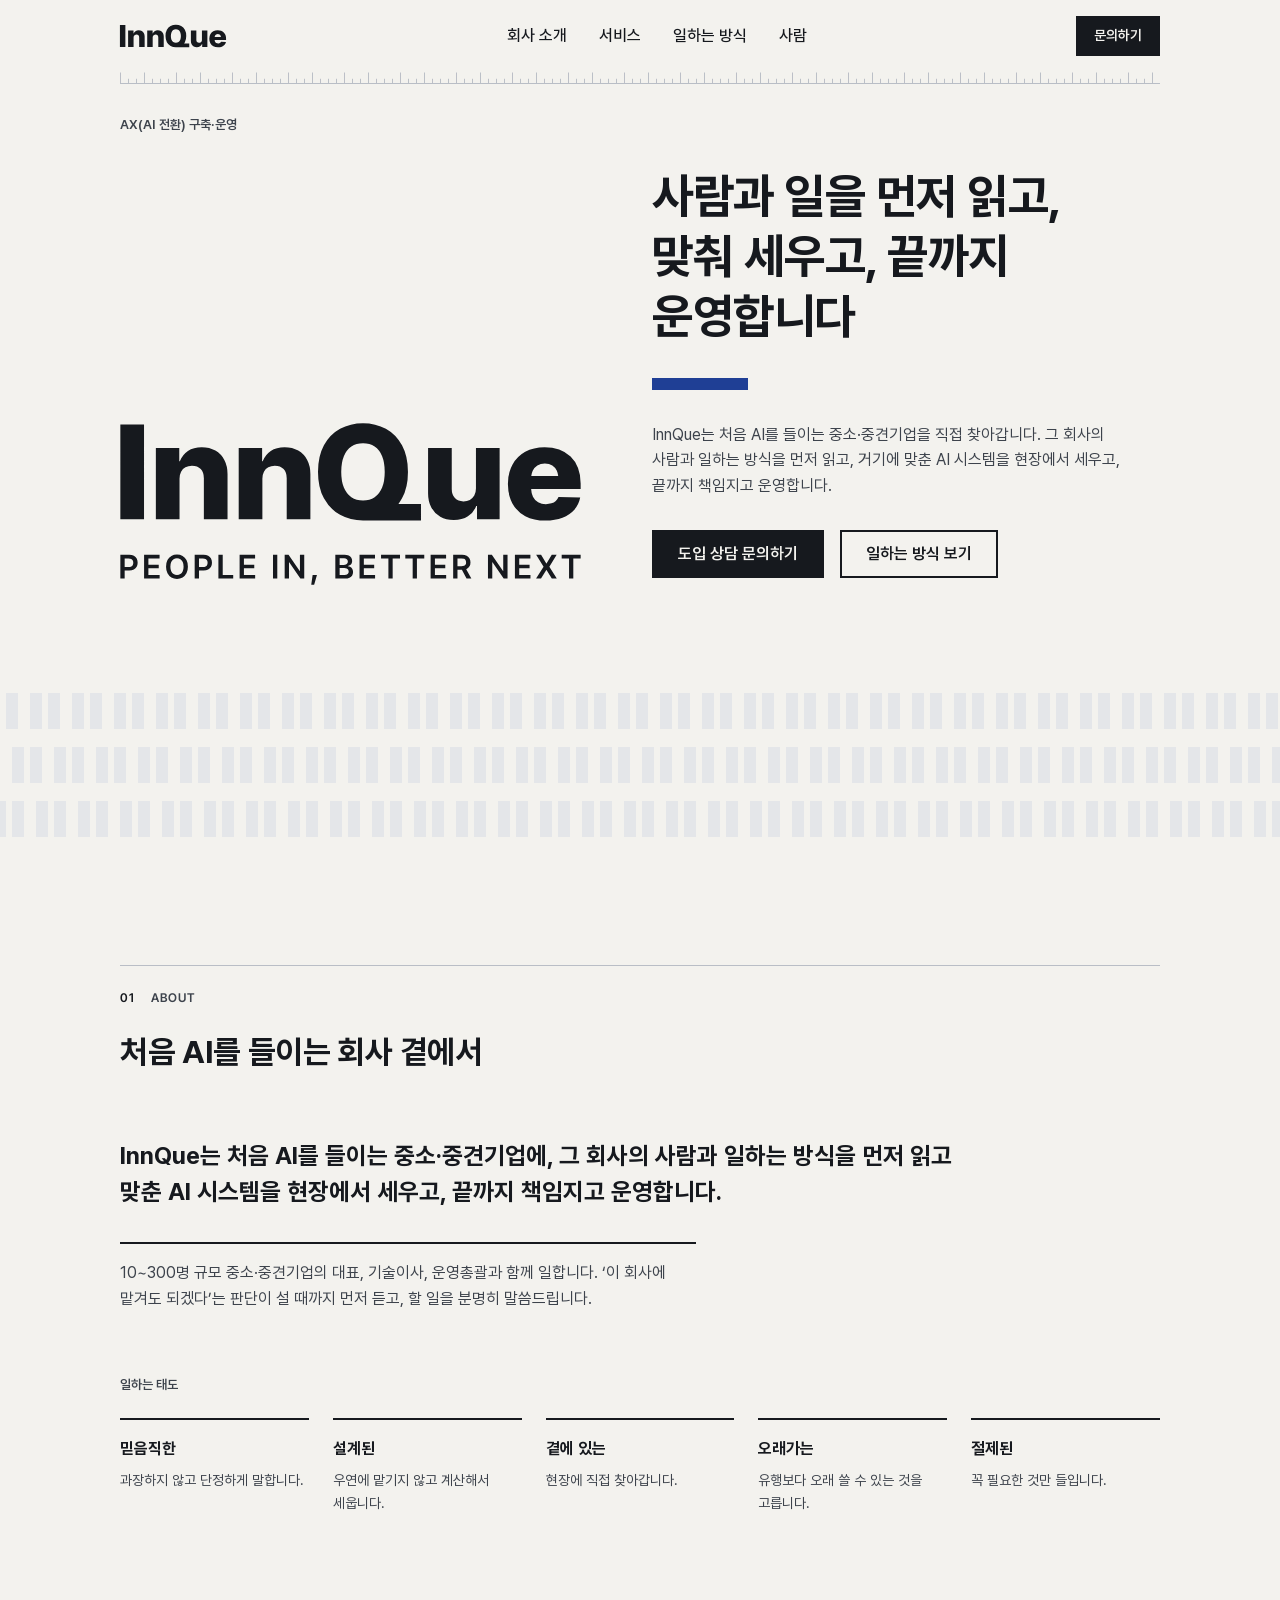
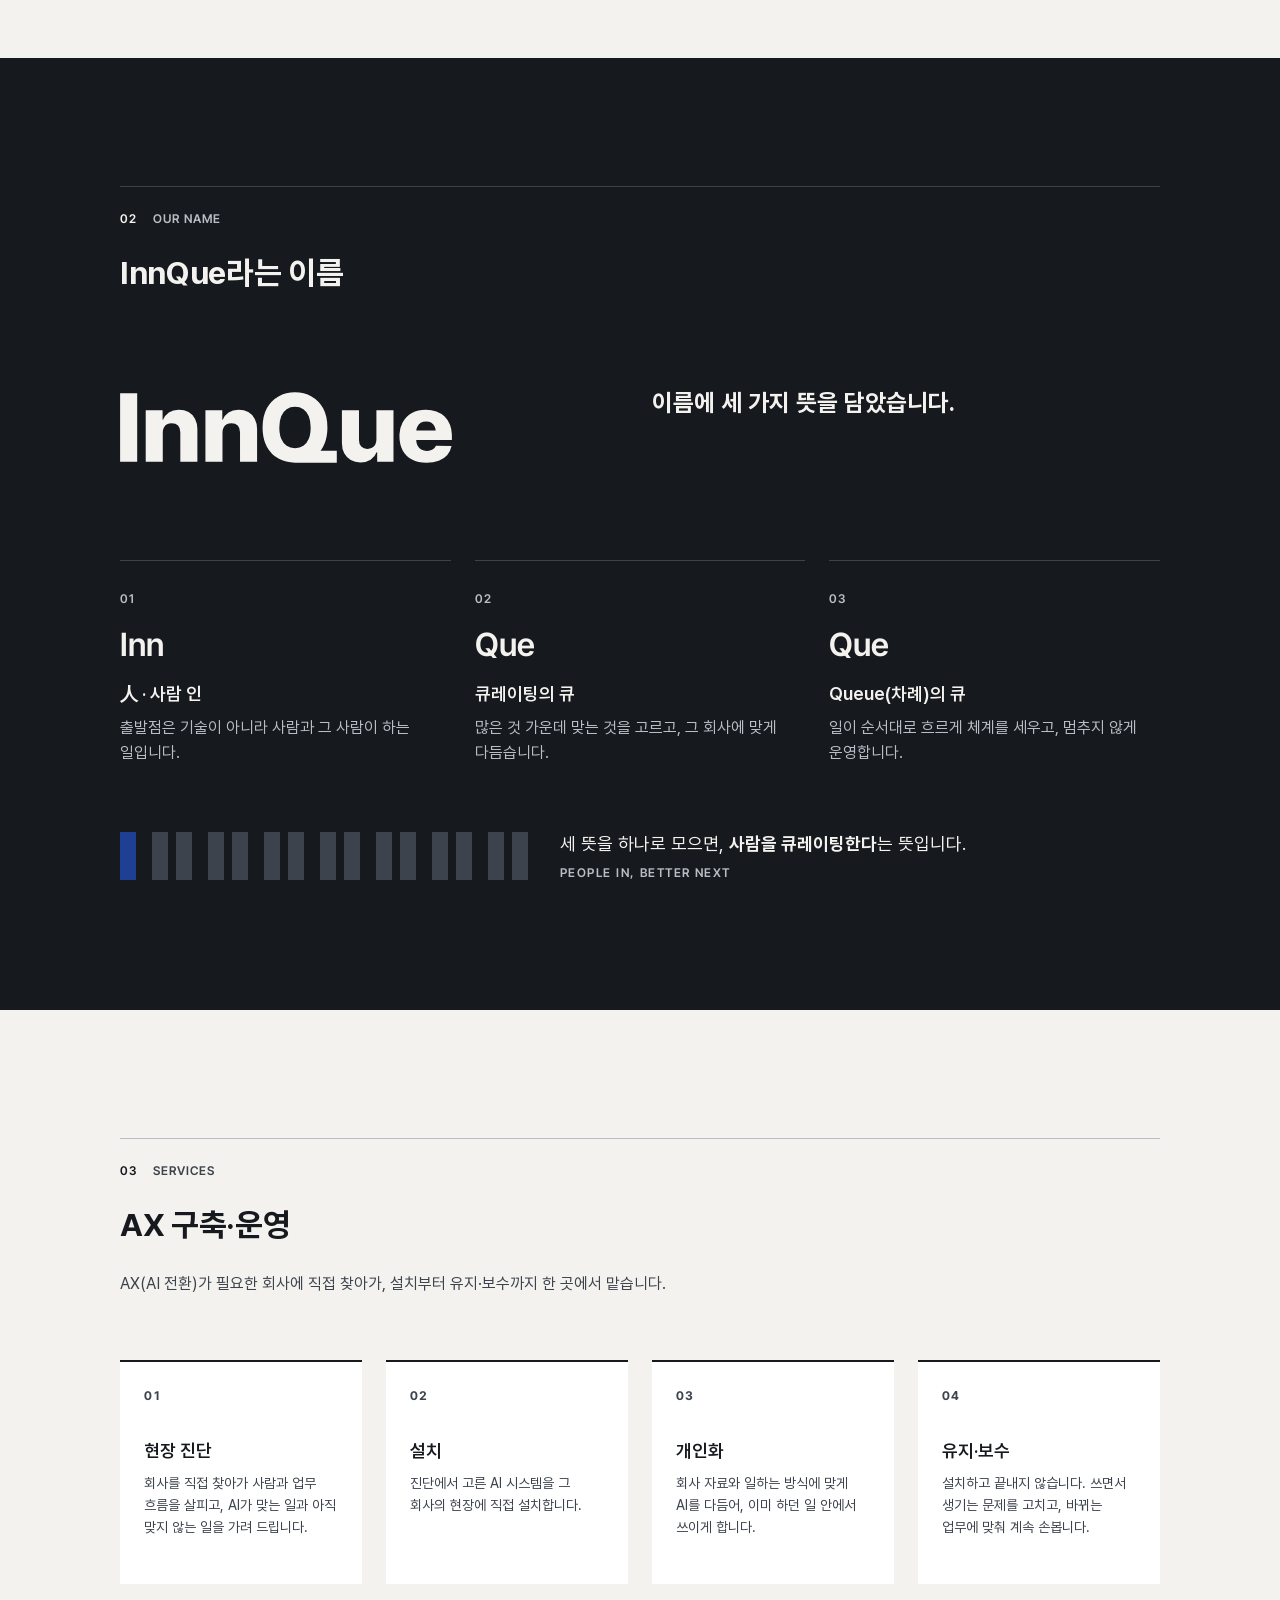
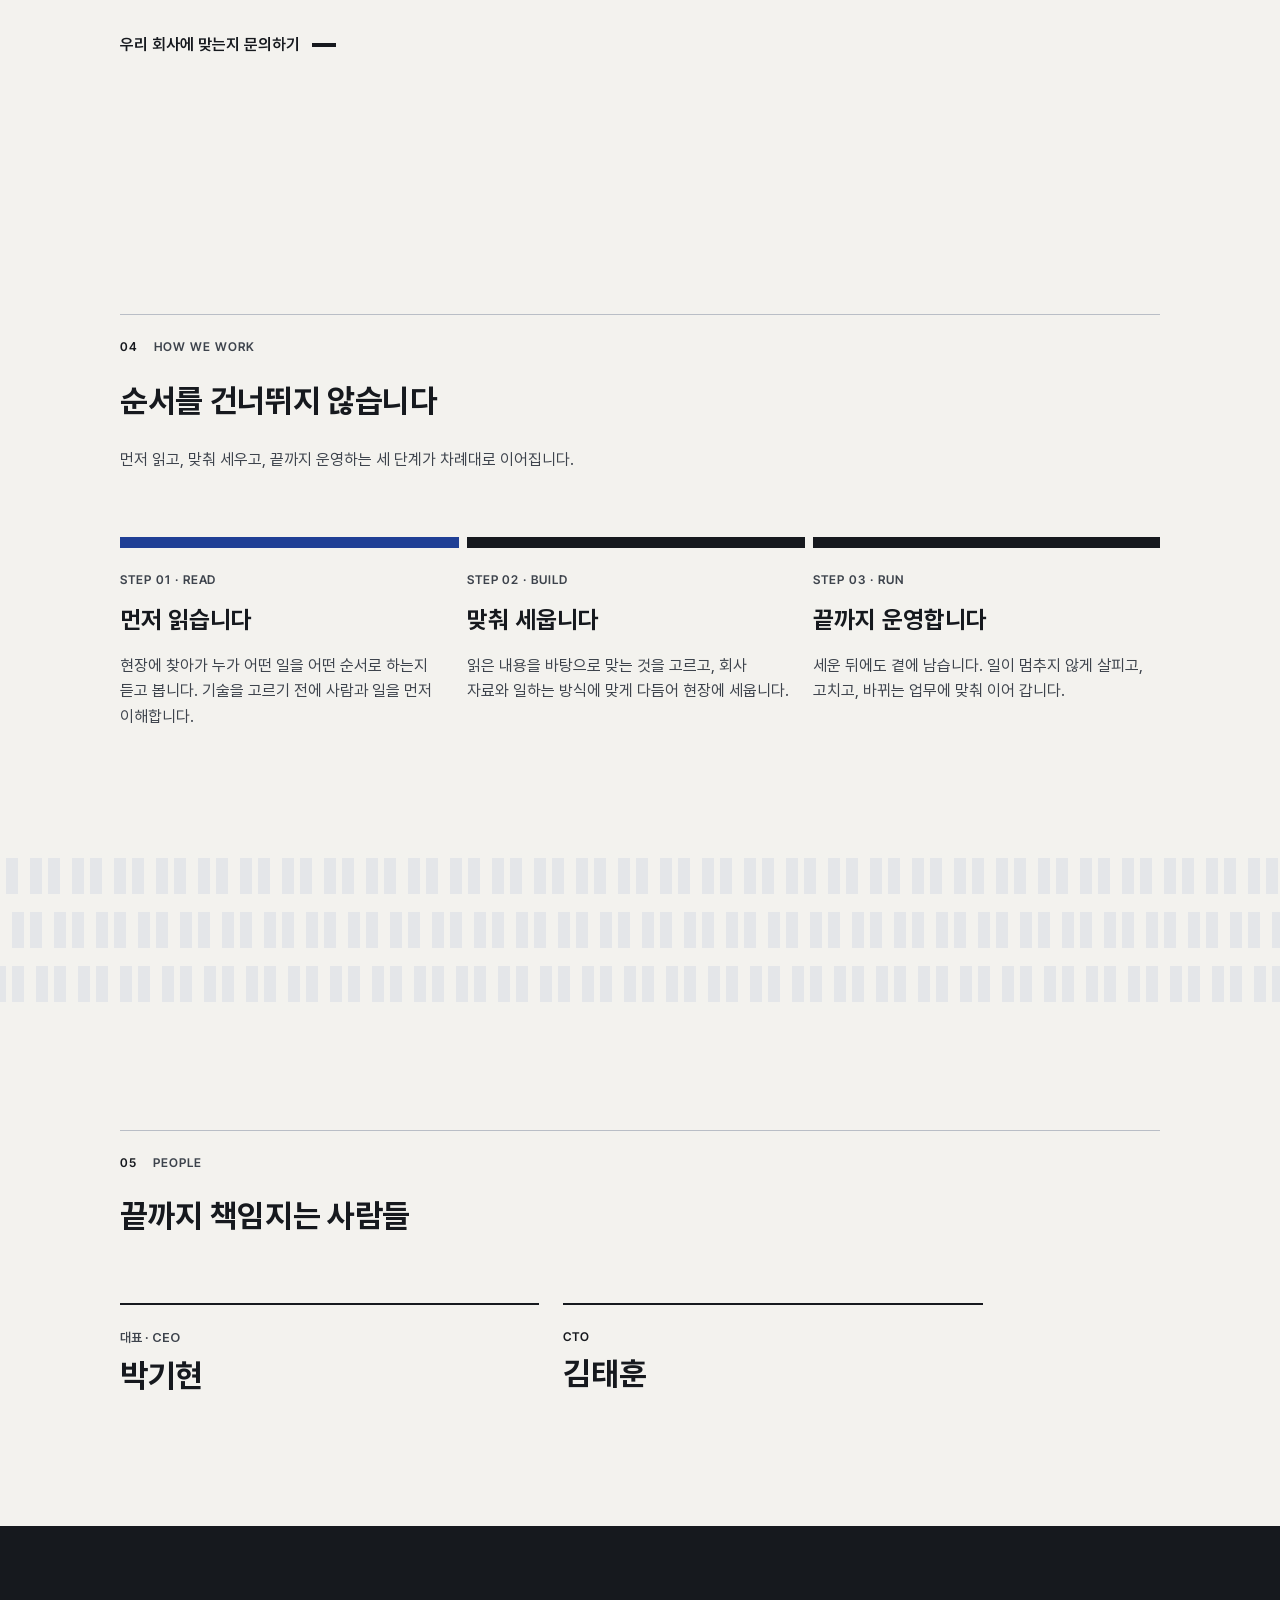
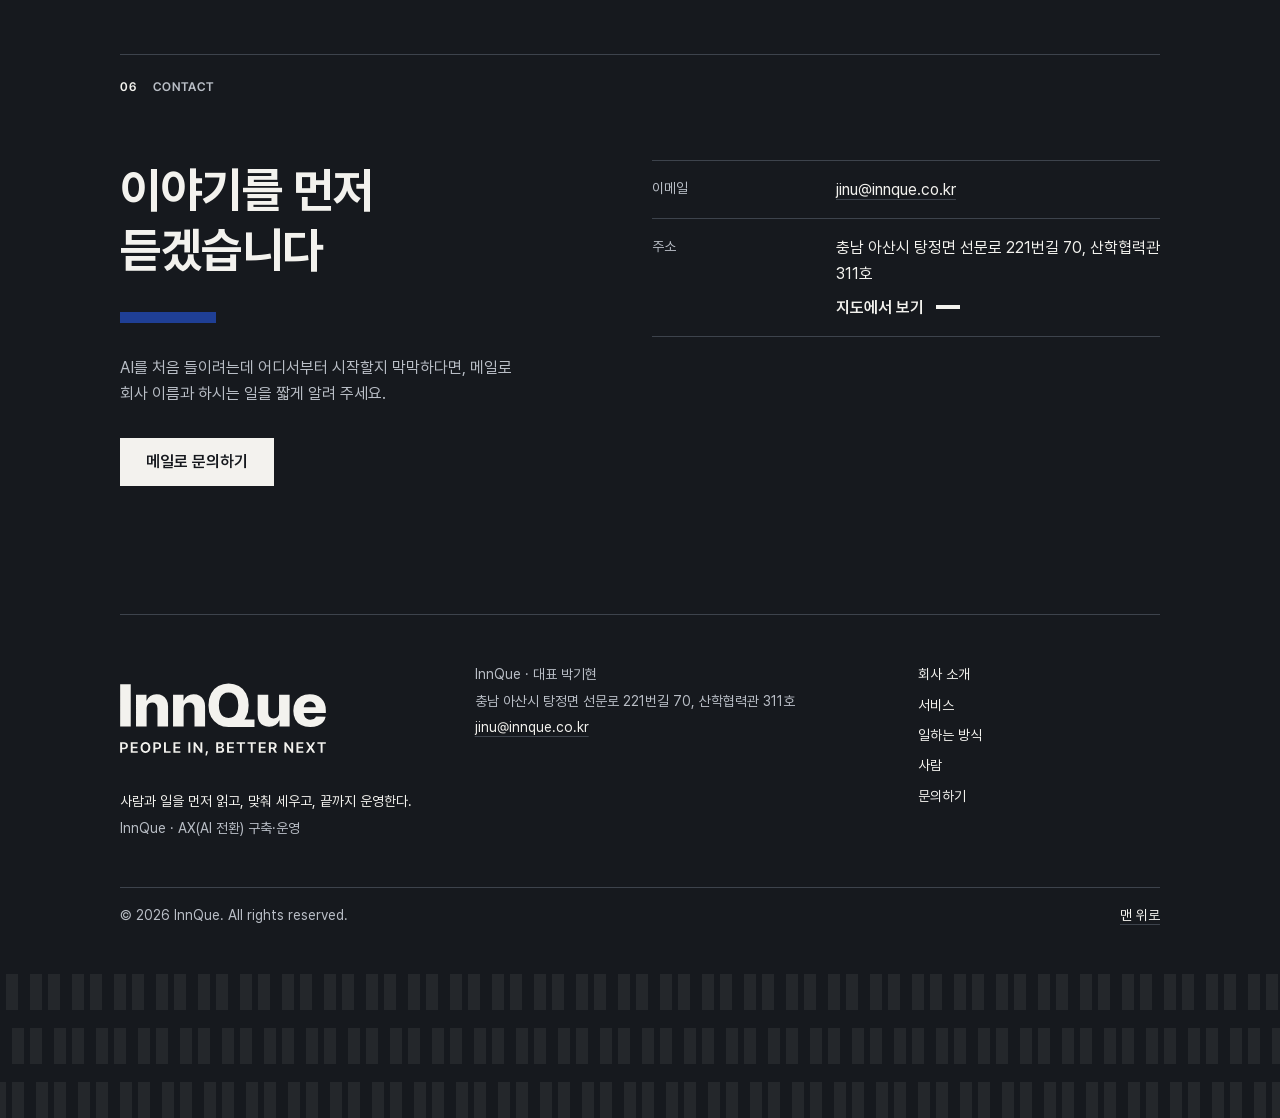
<file: index.html>
<!DOCTYPE html>
<html lang="ko" class="no-js">
<head>
<meta charset="utf-8">
<meta name="viewport" content="width=device-width, initial-scale=1">
<title>InnQue — AX(AI 전환) 구축·운영</title>
<meta name="description" content="InnQue는 처음 AI를 들이는 중소·중견기업을 직접 찾아가, 그 회사의 사람과 일하는 방식을 먼저 읽고 맞춘 AI 시스템을 세우고 끝까지 책임지고 운영합니다.">
<link rel="canonical" href="https://innque.co.kr/">
<meta name="theme-color" content="#F3F2EE">
<link rel="icon" href="favicon.ico" sizes="any">
<link rel="icon" href="assets/icons/favicon.svg" type="image/svg+xml">
<link rel="apple-touch-icon" href="apple-touch-icon.png">
<link rel="manifest" href="site.webmanifest">
<meta property="og:type" content="website">
<meta property="og:site_name" content="InnQue">
<meta property="og:locale" content="ko_KR">
<meta property="og:title" content="InnQue — 사람과 일을 먼저 읽고, 맞춰 세우고, 끝까지 운영합니다">
<meta property="og:description" content="처음 AI를 들이는 중소·중견기업을 위한 AX(AI 전환) 구축·운영. 직접 찾아가 설치하고, 회사에 맞게 다듬고, 유지·보수까지 맡습니다.">
<meta property="og:url" content="https://innque.co.kr/">
<meta property="og:image" content="https://innque.co.kr/assets/img/og-image.png">
<meta property="og:image:width" content="1200">
<meta property="og:image:height" content="630">
<meta property="og:image:alt" content="InnQue 워드마크와 태그라인 PEOPLE IN, BETTER NEXT">
<meta name="twitter:card" content="summary_large_image">
<meta name="twitter:title" content="InnQue — 사람과 일을 먼저 읽고, 맞춰 세우고, 끝까지 운영합니다">
<meta name="twitter:description" content="처음 AI를 들이는 중소·중견기업을 위한 AX(AI 전환) 구축·운영. 직접 찾아가 설치하고, 회사에 맞게 다듬고, 유지·보수까지 맡습니다.">
<meta name="twitter:image" content="https://innque.co.kr/assets/img/og-image.png">
<meta name="twitter:image:alt" content="InnQue 워드마크와 태그라인 PEOPLE IN, BETTER NEXT">
<link rel="stylesheet" href="assets/fonts/pretendard.css">
<link rel="stylesheet" href="assets/css/site.css">
<script src="assets/js/site.js" defer></script>
</head>
<body>
<a class="skip" href="#main">본문으로 건너뛰기</a>

<!-- ============ 헤더 (코발트 없음 — 모든 화면에 보이므로) ============ -->
<header class="site-header">
  <div class="wrap bar">
    <a class="brand" href="#top">
      <img src="assets/logo/wordmark-ink.svg" alt="InnQue 첫 화면으로" width="128" height="44">
    </a>
    <nav class="nav" aria-label="주 메뉴" data-spy>
      <ul>
        <li><a href="#about">회사 소개</a></li>
        <li><a href="#services">서비스</a></li>
        <li><a href="#approach">일하는 방식</a></li>
        <li><a href="#people">사람</a></li>
      </ul>
    </nav>
    <div class="header-actions">
      <a class="btn btn-primary btn-sm btn-contact" href="#contact">문의하기</a>
      <button class="menu-btn" type="button" aria-label="메뉴 열기" aria-expanded="false" aria-controls="menu-panel" data-menu-open>
        메뉴 <span class="bars" aria-hidden="true"><i></i><i></i></span>
      </button>
    </div>
  </div>
  <div class="wrap"><div class="ruler" aria-hidden="true"></div></div>
</header>

<!-- 모바일·태블릿 메뉴 (1280 미만, 코발트 없음) -->
<div class="menu-panel" id="menu-panel" role="dialog" aria-modal="true" aria-label="메뉴">
  <div class="wrap bar">
    <a class="brand" href="#top" data-menu-close>
      <img src="assets/logo/wordmark-ink.svg" alt="InnQue 첫 화면으로" width="112" height="38">
    </a>
    <button class="menu-btn" type="button" aria-label="메뉴 닫기" data-menu-close>닫기</button>
  </div>
  <div class="wrap"><div class="ruler" aria-hidden="true"></div></div>
  <div class="wrap panel-body">
    <nav aria-label="모바일 메뉴" data-spy>
      <ul>
        <li><a href="#about" data-menu-close><span class="t-label" aria-hidden="true">01</span>회사 소개</a></li>
        <li><a href="#services" data-menu-close><span class="t-label" aria-hidden="true">02</span>서비스</a></li>
        <li><a href="#approach" data-menu-close><span class="t-label" aria-hidden="true">03</span>일하는 방식</a></li>
        <li><a href="#people" data-menu-close><span class="t-label" aria-hidden="true">04</span>사람</a></li>
      </ul>
    </nav>
    <div class="menu-foot">
      <a class="btn btn-primary" href="#contact" data-menu-close>문의하기</a>
      <p class="contact-mini t-small t-muted">jinu@innque.co.kr<br>충남 아산시 탕정면 선문로 221번길 70, 산학협력관 311호</p>
    </div>
  </div>
  <div class="wm" aria-hidden="true"></div>
</div>

<main id="main">

<!-- ============ 히어로 — 코발트: 제목 아래 꼬리 막대 1곳 ============ -->
<section class="hero" id="top" aria-labelledby="hero-title">
  <div class="wrap">
    <p class="eyebrow t-label-ko">AX(AI 전환) 구축·운영</p>
    <div class="grid">
      <div class="hero-logo">
        <img src="assets/logo/wordmark-tagline-ink.svg" alt="InnQue — PEOPLE IN, BETTER NEXT" width="600" height="269">
      </div>
      <div class="hero-copy">
        <h1 class="t-display" id="hero-title">사람과 일을 먼저 읽고,<br>맞춰 세우고, 끝까지 운영합니다</h1>
        <span class="tail is-accent" aria-hidden="true"></span>
        <p class="promise">InnQue는 처음 AI를 들이는 중소·중견기업을 직접 찾아갑니다. 그 회사의 사람과 일하는 방식을 먼저 읽고, 거기에 맞춘 AI 시스템을 현장에서 세우고, 끝까지 책임지고 운영합니다.</p>
        <div class="actions">
          <a class="btn btn-primary" href="#contact">도입 상담 문의하기</a>
          <a class="btn btn-secondary" href="#approach">일하는 방식 보기</a>
        </div>
      </div>
    </div>
  </div>
  <div class="wm" aria-hidden="true"></div>
</section>

<!-- ============ 01 회사 소개 — 코발트 없음 ============ -->
<section class="section about" id="about" aria-labelledby="about-title">
  <div class="wrap">
    <header class="section-head">
      <p class="t-label"><span aria-hidden="true">01</span><span>ABOUT</span></p>
      <h2 class="t-h1" id="about-title">처음 AI를 들이는 회사 곁에서</h2>
    </header>
    <div class="grid">
      <p class="promise-quote">InnQue는 처음 AI를 들이는 중소·중견기업에, 그 회사의 사람과 일하는 방식을 먼저 읽고 맞춘 AI 시스템을 현장에서 세우고, 끝까지 책임지고 운영합니다.</p>
      <p class="audience">10~300명 규모 중소·중견기업의 대표, 기술이사, 운영총괄과 함께 일합니다. ‘이 회사에 맡겨도 되겠다’는 판단이 설 때까지 먼저 듣고, 할 일을 분명히 말씀드립니다.</p>
      <div class="traits">
        <h3 class="t-label-ko">일하는 태도</h3>
        <ul>
          <li><strong>믿음직한</strong><span class="t-small t-muted">과장하지 않고 단정하게 말합니다.</span></li>
          <li><strong>설계된</strong><span class="t-small t-muted">우연에 맡기지 않고 계산해서 세웁니다.</span></li>
          <li><strong>곁에 있는</strong><span class="t-small t-muted">현장에 직접 찾아갑니다.</span></li>
          <li><strong>오래가는</strong><span class="t-small t-muted">유행보다 오래 쓸 수 있는 것을 고릅니다.</span></li>
          <li><strong>절제된</strong><span class="t-small t-muted">꼭 필요한 것만 들입니다.</span></li>
        </ul>
      </div>
    </div>
  </div>
</section>

<!-- ============ 02 이름의 뜻 (먹 바탕) — 코발트: 리듬 띠 첫 칸 1곳 ============ -->
<section class="section on-ink" id="name" aria-labelledby="name-title">
  <div class="wrap">
    <header class="section-head">
      <p class="t-label"><span aria-hidden="true">02</span><span>OUR NAME</span></p>
      <h2 class="t-h1" id="name-title">InnQue라는 이름</h2>
    </header>
    <div class="grid">
      <div class="name-logo"><img src="assets/logo/wordmark-inverse.svg" alt="InnQue" width="400" height="136"></div>
      <div class="name-sum">
        <p class="t-h2">이름에 세 가지 뜻을 담았습니다.</p>
      </div>
      <ol class="meanings">
        <li>
          <span class="t-label" aria-hidden="true">01</span>
          <span class="glyph" lang="en">Inn</span>
          <h3 class="t-h3">人 · 사람 인</h3>
          <p class="t-muted">출발점은 기술이 아니라 사람과 그 사람이 하는 일입니다.</p>
        </li>
        <li>
          <span class="t-label" aria-hidden="true">02</span>
          <span class="glyph" lang="en">Que</span>
          <h3 class="t-h3">큐레이팅의 큐</h3>
          <p class="t-muted">많은 것 가운데 맞는 것을 고르고, 그 회사에 맞게 다듬습니다.</p>
        </li>
        <li>
          <span class="t-label" aria-hidden="true">03</span>
          <span class="glyph" lang="en">Que</span>
          <h3 class="t-h3">Queue(차례)의 큐</h3>
          <p class="t-muted">일이 순서대로 흐르게 체계를 세우고, 멈추지 않게 운영합니다.</p>
        </li>
      </ol>
      <div class="name-band">
        <span class="band-crop"><img class="band" src="assets/img/rhythm-band-on-ink.svg" alt="" width="432" height="48"></span>
        <div>
          <p class="closing">세 뜻을 하나로 모으면, <strong>사람을 큐레이팅한다</strong>는 뜻입니다.</p>
          <p class="t-tagline" lang="en">PEOPLE IN, BETTER NEXT</p>
        </div>
      </div>
    </div>
  </div>
</section>

<!-- ============ 03 서비스 — 코발트 없음 ============ -->
<section class="section" id="services" aria-labelledby="services-title">
  <div class="wrap">
    <header class="section-head">
      <p class="t-label"><span aria-hidden="true">03</span><span>SERVICES</span></p>
      <h2 class="t-h1" id="services-title">AX 구축·운영</h2>
      <p class="lead">AX(AI 전환)가 필요한 회사에 직접 찾아가, 설치부터 유지·보수까지 한 곳에서 맡습니다.</p>
    </header>
    <div class="grid">
      <ol class="svc-cards">
        <li class="svc-card"><span class="t-num" aria-hidden="true">01</span><h3 class="t-h3">현장 진단</h3><p class="t-small t-muted">회사를 직접 찾아가 사람과 업무 흐름을 살피고, AI가 맞는 일과 아직 맞지 않는 일을 가려 드립니다.</p></li>
        <li class="svc-card"><span class="t-num" aria-hidden="true">02</span><h3 class="t-h3">설치</h3><p class="t-small t-muted">진단에서 고른 AI 시스템을 그 회사의 현장에 직접 설치합니다.</p></li>
        <li class="svc-card"><span class="t-num" aria-hidden="true">03</span><h3 class="t-h3">개인화</h3><p class="t-small t-muted">회사 자료와 일하는 방식에 맞게 AI를 다듬어, 이미 하던 일 안에서 쓰이게 합니다.</p></li>
        <li class="svc-card"><span class="t-num" aria-hidden="true">04</span><h3 class="t-h3">유지·보수</h3><p class="t-small t-muted">설치하고 끝내지 않습니다. 쓰면서 생기는 문제를 고치고, 바뀌는 업무에 맞춰 계속 손봅니다.</p></li>
      </ol>
      <p class="svc-note"><a class="link-next" href="#contact">우리 회사에 맞는지 문의하기</a></p>
    </div>
  </div>
</section>

<!-- ============ 04 일하는 방식 — 코발트: 첫 단계 꼬리 막대 1곳 ============ -->
<section class="section" id="approach" aria-labelledby="approach-title">
  <div class="wrap">
    <header class="section-head">
      <p class="t-label"><span aria-hidden="true">04</span><span>HOW WE WORK</span></p>
      <h2 class="t-h1" id="approach-title">순서를 건너뛰지 않습니다</h2>
      <p class="lead">먼저 읽고, 맞춰 세우고, 끝까지 운영하는 세 단계가 차례대로 이어집니다.</p>
    </header>
    <div class="grid">
      <ol class="steps">
        <li class="step">
          <span class="tail is-accent" aria-hidden="true"></span>
          <p class="t-label">STEP 01 · READ</p>
          <h3>먼저 읽습니다</h3>
          <p class="t-muted">현장에 찾아가 누가 어떤 일을 어떤 순서로 하는지 듣고 봅니다. 기술을 고르기 전에 사람과 일을 먼저 이해합니다.</p>
        </li>
        <li class="step">
          <span class="tail" aria-hidden="true"></span>
          <p class="t-label">STEP 02 · BUILD</p>
          <h3>맞춰 세웁니다</h3>
          <p class="t-muted">읽은 내용을 바탕으로 맞는 것을 고르고, 회사 자료와 일하는 방식에 맞게 다듬어 현장에 세웁니다.</p>
        </li>
        <li class="step">
          <span class="tail" aria-hidden="true"></span>
          <p class="t-label">STEP 03 · RUN</p>
          <h3>끝까지 운영합니다</h3>
          <p class="t-muted">세운 뒤에도 곁에 남습니다. 일이 멈추지 않게 살피고, 고치고, 바뀌는 업무에 맞춰 이어 갑니다.</p>
        </li>
      </ol>
    </div>
  </div>
</section>

<!-- 섹션 경계 워터마크 (글자 없는 여백 띠) -->
<div class="boundary-wm" aria-hidden="true"><div class="wm"></div></div>

<!-- ============ 05 사람 — 코발트 없음 ============ -->
<section class="section" id="people" aria-labelledby="people-title">
  <div class="wrap">
    <header class="section-head">
      <p class="t-label"><span aria-hidden="true">05</span><span>PEOPLE</span></p>
      <h2 class="t-h1" id="people-title">끝까지 책임지는 사람들</h2>
    </header>
    <div class="grid">
      <ul class="people">
        <li class="person">
          <p class="t-label-ko">대표 · CEO</p>
          <h3 class="name t-h1">박기현</h3>
          <p class="intro t-small tbd" hidden>[확인 필요: 대표 한 줄 소개]</p>
        </li>
        <li class="person">
          <p class="t-label">CTO</p>
          <h3 class="name t-h1">김태훈</h3>
          <p class="intro t-small tbd" hidden>[확인 필요: CTO 한 줄 소개]</p>
        </li>
      </ul>
    </div>
  </div>
</section>

<!-- ============ 06 문의 (먹 바탕) — 코발트: 제목 아래 꼬리 막대 1곳 ============ -->
<section class="section on-ink" id="contact" aria-labelledby="contact-title">
  <div class="wrap">
    <header class="section-head">
      <p class="t-label"><span aria-hidden="true">06</span><span>CONTACT</span></p>
    </header>
    <div class="grid">
      <div class="contact-head">
        <h2 class="t-display" id="contact-title">이야기를 먼저 듣겠습니다</h2>
        <span class="tail is-accent" aria-hidden="true"></span>
        <p>AI를 처음 들이려는데 어디서부터 시작할지 막막하다면, 메일로 회사 이름과 하시는 일을 짧게 알려 주세요.</p>
        <div class="actions">
          <a class="btn btn-primary" href="mailto:jinu@innque.co.kr?subject=%5BInnQue%20%EB%AC%B8%EC%9D%98%5D">메일로 문의하기</a>
        </div>
      </div>
      <dl class="contact-list">
        <div><dt class="t-small">이메일</dt><dd><a class="link" href="mailto:jinu@innque.co.kr">jinu@innque.co.kr</a></dd></div>
        <div><dt class="t-small">주소</dt><dd>충남 아산시 탕정면 선문로 221번길 70, 산학협력관 311호<br><a class="link-next" href="https://map.kakao.com/?q=%EC%B6%A9%EB%82%A8%20%EC%95%84%EC%82%B0%EC%8B%9C%20%ED%83%95%EC%A0%95%EB%A9%B4%20%EC%84%A0%EB%AC%B8%EB%A1%9C%20221%EB%B2%88%EA%B8%B8%2070" target="_blank" rel="noopener">지도에서 보기<span class="sr-only"> (새 창에서 열림)</span></a></dd></div>
        <div class="tbd tbd-row" hidden><dt class="t-small">전화</dt><dd>[확인 필요: 대표 전화]</dd></div>
      </dl>
    </div>
  </div>
</section>
</main>

<!-- ============ 푸터 (먹 바탕) — 코발트 없음, 워터마크 흰색 6% ============ -->
<footer class="site-footer on-ink">
  <div class="wrap">
    <div class="inner grid">
      <div class="foot-logo">
        <img src="assets/logo/wordmark-tagline-inverse.svg" alt="InnQue — PEOPLE IN, BETTER NEXT" width="240" height="108">
        <div class="foot-brand t-small">
          <p>사람과 일을 먼저 읽고, 맞춰 세우고, 끝까지 운영한다.</p>
          <p>InnQue · AX(AI 전환) 구축·운영</p>
        </div>
      </div>
      <div class="foot-info t-small">
        <ul>
          <li>InnQue · 대표 박기현 <span class="tbd tbd-inline" hidden>[확인 필요: 상호(법인 여부)]</span></li>
          <li class="tbd" hidden>사업자등록번호 [확인 필요: 사업자등록번호]</li>
          <li>충남 아산시 탕정면 선문로 221번길 70, 산학협력관 311호</li>
          <li><a class="link" href="mailto:jinu@innque.co.kr">jinu@innque.co.kr</a></li>
        </ul>
      </div>
      <nav class="foot-nav t-small" aria-label="푸터 메뉴">
        <ul>
          <li><a href="#about">회사 소개</a></li>
          <li><a href="#services">서비스</a></li>
          <li><a href="#approach">일하는 방식</a></li>
          <li><a href="#people">사람</a></li>
          <li><a href="#contact">문의하기</a></li>
        </ul>
      </nav>
      <div class="foot-legal t-small">
        <span>© 2026 InnQue. All rights reserved.</span>
        <span class="links">
          <span class="tbd tbd-inline" hidden>개인정보 처리방침 [확인 필요: 처리방침 문서]</span>
          <a class="link" href="#top">맨 위로</a>
        </span>
      </div>
    </div>
  </div>
  <div class="wm" aria-hidden="true"></div>
</footer>
</body>
</html>
</file>
<file: assets/fonts/pretendard.css>
/*
Copyright (c) 2021 Kil Hyung-jin, with Reserved Font Name Pretendard.
https://github.com/orioncactus/pretendard

This Font Software is licensed under the SIL Open Font License, Version 1.1.
This license is copied below, and is also available with a FAQ at:
http://scripts.sil.org/OFL
*/
/* Pretendard 1.3.9 공식 동적 서브셋(원작자 배포 파일 그대로) — 400·500·600·700만, woff2만.
   출처: npm pretendard@1.3.9 dist/web/static/pretendard-dynamic-subset.css (경로만 고침) */
@font-face {
  font-family: 'Pretendard';
  font-style: normal;
  font-display: swap;
  font-weight: 400;
  src: url("pretendard/Pretendard-Regular.subset.0.woff2") format("woff2");
  unicode-range: U+f9ca-fa0b, U+ff03-ff05, U+ff07, U+ff0a-ff0b, U+ff0d-ff19, U+ff1b, U+ff1d, U+ff20-ff5b, U+ff5d, U+ffe0-ffe3, U+ffe5-ffe6;
}
@font-face {
  font-family: 'Pretendard';
  font-style: normal;
  font-display: swap;
  font-weight: 400;
  src: url("pretendard/Pretendard-Regular.subset.1.woff2") format("woff2");
  unicode-range: U+d723-d728, U+d72a-d733, U+d735-d748, U+d74a-d74f, U+d752-d753, U+d755-d757, U+d75a-d75f, U+d762-d764, U+d766-d768, U+d76a-d76b, U+d76d-d76f, U+d771-d787, U+d789-d78b, U+d78d-d78f, U+d791-d797, U+d79a, U+d79c, U+d79e-d7a3, U+f900-f909, U+f90b-f92e;
}
@font-face {
  font-family: 'Pretendard';
  font-style: normal;
  font-display: swap;
  font-weight: 400;
  src: url("pretendard/Pretendard-Regular.subset.2.woff2") format("woff2");
  unicode-range: U+d679-d68b, U+d68e-d69e, U+d6a0, U+d6a2-d6a7, U+d6a9-d6c3, U+d6c6-d6c7, U+d6c9-d6cb, U+d6cd-d6d3, U+d6d5-d6d6, U+d6d8-d6e3, U+d6e5-d6e7, U+d6e9-d6fb, U+d6fd-d717, U+d719-d71f, U+d721-d722;
}
@font-face {
  font-family: 'Pretendard';
  font-style: normal;
  font-display: swap;
  font-weight: 400;
  src: url("pretendard/Pretendard-Regular.subset.3.woff2") format("woff2");
  unicode-range: U+d5bc-d5c7, U+d5ca-d5cb, U+d5cd-d5cf, U+d5d1-d5d7, U+d5d9-d5da, U+d5dc, U+d5de-d5e3, U+d5e6-d5e7, U+d5e9-d5eb, U+d5ed-d5f6, U+d5f8, U+d5fa-d5ff, U+d602-d603, U+d605-d607, U+d609-d60f, U+d612-d613, U+d616-d61b, U+d61d-d637, U+d63a-d63b, U+d63d-d63f, U+d641-d647, U+d64a-d64c, U+d64e-d653, U+d656-d657, U+d659-d65b, U+d65d-d666, U+d668, U+d66a-d678;
}
@font-face {
  font-family: 'Pretendard';
  font-style: normal;
  font-display: swap;
  font-weight: 400;
  src: url("pretendard/Pretendard-Regular.subset.4.woff2") format("woff2");
  unicode-range: U+d507, U+d509-d50b, U+d50d-d513, U+d515-d53b, U+d53e-d53f, U+d541-d543, U+d545-d54c, U+d54e, U+d550, U+d552-d557, U+d55a-d55b, U+d55d-d55f, U+d561-d564, U+d566-d567, U+d56a, U+d56c, U+d56e-d573, U+d576-d577, U+d579-d583, U+d585-d586, U+d58a-d5a4, U+d5a6-d5bb;
}
@font-face {
  font-family: 'Pretendard';
  font-style: normal;
  font-display: swap;
  font-weight: 400;
  src: url("pretendard/Pretendard-Regular.subset.5.woff2") format("woff2");
  unicode-range: U+d464-d477, U+d47a-d47b, U+d47d-d47f, U+d481-d487, U+d489-d48a, U+d48c, U+d48e-d4e7, U+d4e9-d503, U+d505-d506;
}
@font-face {
  font-family: 'Pretendard';
  font-style: normal;
  font-display: swap;
  font-weight: 400;
  src: url("pretendard/Pretendard-Regular.subset.6.woff2") format("woff2");
  unicode-range: U+d3bf-d3c7, U+d3ca-d3cf, U+d3d1-d3eb, U+d3ee-d3ef, U+d3f1-d3f3, U+d3f5-d3fb, U+d3fd-d400, U+d402-d45b, U+d45d-d463;
}
@font-face {
  font-family: 'Pretendard';
  font-style: normal;
  font-display: swap;
  font-weight: 400;
  src: url("pretendard/Pretendard-Regular.subset.7.woff2") format("woff2");
  unicode-range: U+d2ff, U+d302-d304, U+d306-d30b, U+d30f, U+d311-d313, U+d315-d31b, U+d31e, U+d322-d324, U+d326-d327, U+d32a-d32b, U+d32d-d32f, U+d331-d337, U+d339-d33c, U+d33e-d37b, U+d37e-d37f, U+d381-d383, U+d385-d38b, U+d38e-d390, U+d392-d397, U+d39a-d39b, U+d39d-d39f, U+d3a1-d3a7, U+d3a9-d3aa, U+d3ac, U+d3ae-d3b3, U+d3b5-d3b7, U+d3b9-d3bb, U+d3bd-d3be;
}
@font-face {
  font-family: 'Pretendard';
  font-style: normal;
  font-display: swap;
  font-weight: 400;
  src: url("pretendard/Pretendard-Regular.subset.8.woff2") format("woff2");
  unicode-range: U+d257-d27f, U+d281-d29b, U+d29d-d29f, U+d2a1-d2ab, U+d2ad-d2b7, U+d2ba-d2bb, U+d2bd-d2bf, U+d2c1-d2c7, U+d2c9-d2ef, U+d2f2-d2f3, U+d2f5-d2f7, U+d2f9-d2fe;
}
@font-face {
  font-family: 'Pretendard';
  font-style: normal;
  font-display: swap;
  font-weight: 400;
  src: url("pretendard/Pretendard-Regular.subset.9.woff2") format("woff2");
  unicode-range: U+d1b4, U+d1b6-d1f3, U+d1f5-d22b, U+d22e-d22f, U+d231-d233, U+d235-d23b, U+d23d-d240, U+d242-d256;
}
@font-face {
  font-family: 'Pretendard';
  font-style: normal;
  font-display: swap;
  font-weight: 400;
  src: url("pretendard/Pretendard-Regular.subset.10.woff2") format("woff2");
  unicode-range: U+d105-d12f, U+d132-d133, U+d135-d137, U+d139-d13f, U+d141-d142, U+d144, U+d146-d14b, U+d14e-d14f, U+d151-d153, U+d155-d15b, U+d15e-d187, U+d189-d19f, U+d1a2-d1a3, U+d1a5-d1a7, U+d1a9-d1af, U+d1b2-d1b3;
}
@font-face {
  font-family: 'Pretendard';
  font-style: normal;
  font-display: swap;
  font-weight: 400;
  src: url("pretendard/Pretendard-Regular.subset.11.woff2") format("woff2");
  unicode-range: U+d04b-d04f, U+d051-d057, U+d059-d06b, U+d06d-d06f, U+d071-d073, U+d075-d07b, U+d07e-d0a3, U+d0a6-d0a7, U+d0a9-d0ab, U+d0ad-d0b3, U+d0b6, U+d0b8, U+d0ba-d0bf, U+d0c2-d0c3, U+d0c5-d0c7, U+d0c9-d0cf, U+d0d2, U+d0d6-d0db, U+d0de-d0df, U+d0e1-d0e3, U+d0e5-d0eb, U+d0ee-d0f0, U+d0f2-d104;
}
@font-face {
  font-family: 'Pretendard';
  font-style: normal;
  font-display: swap;
  font-weight: 400;
  src: url("pretendard/Pretendard-Regular.subset.12.woff2") format("woff2");
  unicode-range: U+cfa2-cfc3, U+cfc5-cfdf, U+cfe2-cfe3, U+cfe5-cfe7, U+cfe9-cff4, U+cff6-cffb, U+cffd-cfff, U+d001-d003, U+d005-d017, U+d019-d033, U+d036-d037, U+d039-d03b, U+d03d-d04a;
}
@font-face {
  font-family: 'Pretendard';
  font-style: normal;
  font-display: swap;
  font-weight: 400;
  src: url("pretendard/Pretendard-Regular.subset.13.woff2") format("woff2");
  unicode-range: U+cef0-cef3, U+cef6, U+cef9-ceff, U+cf01-cf03, U+cf05-cf07, U+cf09-cf0f, U+cf11-cf12, U+cf14-cf1b, U+cf1d-cf1f, U+cf21-cf2f, U+cf31-cf53, U+cf56-cf57, U+cf59-cf5b, U+cf5d-cf63, U+cf66, U+cf68, U+cf6a-cf6f, U+cf71-cf84, U+cf86-cf8b, U+cf8d-cfa1;
}
@font-face {
  font-family: 'Pretendard';
  font-style: normal;
  font-display: swap;
  font-weight: 400;
  src: url("pretendard/Pretendard-Regular.subset.14.woff2") format("woff2");
  unicode-range: U+ce3c-ce57, U+ce5a-ce5b, U+ce5d-ce5f, U+ce61-ce67, U+ce6a, U+ce6c, U+ce6e-ce73, U+ce76-ce77, U+ce79-ce7b, U+ce7d-ce83, U+ce85-ce88, U+ce8a-ce8f, U+ce91-ce93, U+ce95-ce97, U+ce99-ce9f, U+cea2, U+cea4-ceab, U+cead-cee3, U+cee6-cee7, U+cee9-ceeb, U+ceed-ceef;
}
@font-face {
  font-family: 'Pretendard';
  font-style: normal;
  font-display: swap;
  font-weight: 400;
  src: url("pretendard/Pretendard-Regular.subset.15.woff2") format("woff2");
  unicode-range: U+cd92-cd93, U+cd96-cd97, U+cd99-cd9b, U+cd9d-cda3, U+cda6-cda8, U+cdaa-cdaf, U+cdb1-cdc3, U+cdc5-cdcb, U+cdcd-cde7, U+cde9-ce03, U+ce05-ce1f, U+ce22-ce34, U+ce36-ce3b;
}
@font-face {
  font-family: 'Pretendard';
  font-style: normal;
  font-display: swap;
  font-weight: 400;
  src: url("pretendard/Pretendard-Regular.subset.16.woff2") format("woff2");
  unicode-range: U+ccef-cd07, U+cd0a-cd0b, U+cd0d-cd1a, U+cd1c, U+cd1e-cd2b, U+cd2d-cd5b, U+cd5d-cd77, U+cd79-cd91;
}
@font-face {
  font-family: 'Pretendard';
  font-style: normal;
  font-display: swap;
  font-weight: 400;
  src: url("pretendard/Pretendard-Regular.subset.17.woff2") format("woff2");
  unicode-range: U+cc3f-cc43, U+cc46-cc47, U+cc49-cc4b, U+cc4d-cc53, U+cc55-cc58, U+cc5a-cc5f, U+cc61-cc97, U+cc9a-cc9b, U+cc9d-cc9f, U+cca1-cca7, U+ccaa, U+ccac, U+ccae-ccb3, U+ccb6-ccb7, U+ccb9-ccbb, U+ccbd-cccf, U+ccd1-cce3, U+cce5-ccee;
}
@font-face {
  font-family: 'Pretendard';
  font-style: normal;
  font-display: swap;
  font-weight: 400;
  src: url("pretendard/Pretendard-Regular.subset.18.woff2") format("woff2");
  unicode-range: U+cb91-cbd3, U+cbd5-cbe3, U+cbe5-cc0b, U+cc0e-cc0f, U+cc11-cc13, U+cc15-cc1b, U+cc1d-cc20, U+cc23-cc27, U+cc2a-cc2b, U+cc2d, U+cc2f, U+cc31-cc37, U+cc3a, U+cc3c;
}
@font-face {
  font-family: 'Pretendard';
  font-style: normal;
  font-display: swap;
  font-weight: 400;
  src: url("pretendard/Pretendard-Regular.subset.19.woff2") format("woff2");
  unicode-range: U+caf4-cb47, U+cb4a-cb90;
}
@font-face {
  font-family: 'Pretendard';
  font-style: normal;
  font-display: swap;
  font-weight: 400;
  src: url("pretendard/Pretendard-Regular.subset.20.woff2") format("woff2");
  unicode-range: U+ca4a-ca4b, U+ca4e-ca4f, U+ca51-ca53, U+ca55-ca5b, U+ca5d-ca60, U+ca62-ca83, U+ca85-cabb, U+cabe-cabf, U+cac1-cac3, U+cac5-cacb, U+cacd-cad0, U+cad2, U+cad4-cad8, U+cada-caf3;
}
@font-face {
  font-family: 'Pretendard';
  font-style: normal;
  font-display: swap;
  font-weight: 400;
  src: url("pretendard/Pretendard-Regular.subset.21.woff2") format("woff2");
  unicode-range: U+c996-c997, U+c99a-c99c, U+c99e-c9bf, U+c9c2-c9c3, U+c9c5-c9c7, U+c9c9-c9cf, U+c9d2, U+c9d4, U+c9d7-c9d8, U+c9db, U+c9de-c9df, U+c9e1-c9e3, U+c9e5-c9e6, U+c9e8-c9eb, U+c9ee-c9f0, U+c9f2-c9f7, U+c9f9-ca0b, U+ca0d-ca28, U+ca2a-ca49;
}
@font-face {
  font-family: 'Pretendard';
  font-style: normal;
  font-display: swap;
  font-weight: 400;
  src: url("pretendard/Pretendard-Regular.subset.22.woff2") format("woff2");
  unicode-range: U+c8e9-c8f4, U+c8f6-c8fb, U+c8fe-c8ff, U+c901-c903, U+c905-c90b, U+c90e-c910, U+c912-c917, U+c919-c92b, U+c92d-c94f, U+c951-c953, U+c955-c96b, U+c96d-c973, U+c975-c987, U+c98a-c98b, U+c98d-c98f, U+c991-c995;
}
@font-face {
  font-family: 'Pretendard';
  font-style: normal;
  font-display: swap;
  font-weight: 400;
  src: url("pretendard/Pretendard-Regular.subset.23.woff2") format("woff2");
  unicode-range: U+c841-c84b, U+c84d-c86f, U+c872-c873, U+c875-c877, U+c879-c87f, U+c882-c884, U+c887-c88a, U+c88d-c8c3, U+c8c5-c8df, U+c8e1-c8e8;
}
@font-face {
  font-family: 'Pretendard';
  font-style: normal;
  font-display: swap;
  font-weight: 400;
  src: url("pretendard/Pretendard-Regular.subset.24.woff2") format("woff2");
  unicode-range: U+c779-c77b, U+c77e-c782, U+c786, U+c78b, U+c78d, U+c78f, U+c792-c793, U+c795, U+c797, U+c799-c79f, U+c7a2, U+c7a7-c7ab, U+c7ae-c7bb, U+c7bd-c7c0, U+c7c2-c7c7, U+c7c9-c7dc, U+c7de-c7ff, U+c802-c803, U+c805-c807, U+c809, U+c80b-c80f, U+c812, U+c814, U+c817-c81b, U+c81e-c81f, U+c821-c823, U+c825-c82e, U+c830-c837, U+c839-c83b, U+c83d-c840;
}
@font-face {
  font-family: 'Pretendard';
  font-style: normal;
  font-display: swap;
  font-weight: 400;
  src: url("pretendard/Pretendard-Regular.subset.25.woff2") format("woff2");
  unicode-range: U+c6bb-c6bf, U+c6c2, U+c6c4, U+c6c6-c6cb, U+c6ce-c6cf, U+c6d1-c6d3, U+c6d5-c6db, U+c6dd-c6df, U+c6e1-c6e7, U+c6e9-c6eb, U+c6ed-c6ef, U+c6f1-c6f8, U+c6fa-c703, U+c705-c707, U+c709-c70b, U+c70d-c716, U+c718, U+c71a-c71f, U+c722-c723, U+c725-c727, U+c729-c734, U+c736-c73b, U+c73e-c73f, U+c741-c743, U+c745-c74b, U+c74e-c750, U+c752-c757, U+c759-c773, U+c776-c777;
}
@font-face {
  font-family: 'Pretendard';
  font-style: normal;
  font-display: swap;
  font-weight: 400;
  src: url("pretendard/Pretendard-Regular.subset.26.woff2") format("woff2");
  unicode-range: U+c5f5-c5fb, U+c5fe, U+c602-c605, U+c607, U+c609-c60f, U+c611-c61a, U+c61c-c623, U+c626-c627, U+c629-c62b, U+c62d, U+c62f-c632, U+c636, U+c638, U+c63a-c63f, U+c642-c643, U+c645-c647, U+c649-c652, U+c656-c65b, U+c65d-c65f, U+c661-c663, U+c665-c677, U+c679-c67b, U+c67d-c693, U+c696-c697, U+c699-c69b, U+c69d-c6a3, U+c6a6, U+c6a8, U+c6aa-c6af, U+c6b2-c6b3, U+c6b5-c6b7, U+c6b9-c6ba;
}
@font-face {
  font-family: 'Pretendard';
  font-style: normal;
  font-display: swap;
  font-weight: 400;
  src: url("pretendard/Pretendard-Regular.subset.27.woff2") format("woff2");
  unicode-range: U+c517-c527, U+c52a-c52b, U+c52d-c52f, U+c531-c538, U+c53a, U+c53c, U+c53e-c543, U+c546-c547, U+c54b, U+c54d-c552, U+c556, U+c55a-c55b, U+c55d, U+c55f, U+c562-c563, U+c565-c567, U+c569-c56f, U+c572, U+c574, U+c576-c57b, U+c57e-c57f, U+c581-c583, U+c585-c586, U+c588-c58b, U+c58e, U+c590, U+c592-c596, U+c599-c5b3, U+c5b6-c5b7, U+c5ba, U+c5be-c5c3, U+c5ca-c5cb, U+c5cd, U+c5cf, U+c5d2-c5d3, U+c5d5-c5d7, U+c5d9-c5df, U+c5e1-c5e2, U+c5e4, U+c5e6-c5eb, U+c5ef, U+c5f1-c5f3;
}
@font-face {
  font-family: 'Pretendard';
  font-style: normal;
  font-display: swap;
  font-weight: 400;
  src: url("pretendard/Pretendard-Regular.subset.28.woff2") format("woff2");
  unicode-range: U+c475-c4ef, U+c4f2-c4f3, U+c4f5-c4f7, U+c4f9-c4ff, U+c502-c50b, U+c50d-c516;
}
@font-face {
  font-family: 'Pretendard';
  font-style: normal;
  font-display: swap;
  font-weight: 400;
  src: url("pretendard/Pretendard-Regular.subset.29.woff2") format("woff2");
  unicode-range: U+c3d0-c3d7, U+c3da-c3db, U+c3dd-c3de, U+c3e1-c3ec, U+c3ee-c3f3, U+c3f5-c42b, U+c42d-c463, U+c466-c474;
}
@font-face {
  font-family: 'Pretendard';
  font-style: normal;
  font-display: swap;
  font-weight: 400;
  src: url("pretendard/Pretendard-Regular.subset.30.woff2") format("woff2");
  unicode-range: U+c32b-c367, U+c36a-c36b, U+c36d-c36f, U+c371-c377, U+c37a-c37b, U+c37e-c383, U+c385-c387, U+c389-c3cf;
}
@font-face {
  font-family: 'Pretendard';
  font-style: normal;
  font-display: swap;
  font-weight: 400;
  src: url("pretendard/Pretendard-Regular.subset.31.woff2") format("woff2");
  unicode-range: U+c26a-c26b, U+c26d-c26f, U+c271-c273, U+c275-c27b, U+c27e-c287, U+c289-c28f, U+c291-c297, U+c299-c29a, U+c29c-c2a3, U+c2a5-c2a7, U+c2a9-c2ab, U+c2ad-c2b3, U+c2b6, U+c2b8, U+c2ba-c2bb, U+c2bd-c2db, U+c2de-c2df, U+c2e1-c2e2, U+c2e5-c2ea, U+c2ee, U+c2f0, U+c2f2-c2f5, U+c2f7, U+c2fa-c2fb, U+c2fd-c2ff, U+c301-c307, U+c309-c30c, U+c30e-c312, U+c315-c323, U+c325-c328, U+c32a;
}
@font-face {
  font-family: 'Pretendard';
  font-style: normal;
  font-display: swap;
  font-weight: 400;
  src: url("pretendard/Pretendard-Regular.subset.32.woff2") format("woff2");
  unicode-range: U+c1bc-c1c3, U+c1c5-c1df, U+c1e1-c1fb, U+c1fd-c203, U+c205-c20c, U+c20e, U+c210-c217, U+c21a-c21b, U+c21d-c21e, U+c221-c227, U+c229-c22a, U+c22c, U+c22e, U+c230, U+c233-c24f, U+c251-c257, U+c259-c269;
}
@font-face {
  font-family: 'Pretendard';
  font-style: normal;
  font-display: swap;
  font-weight: 400;
  src: url("pretendard/Pretendard-Regular.subset.33.woff2") format("woff2");
  unicode-range: U+c101-c11b, U+c11f, U+c121-c123, U+c125-c12b, U+c12e, U+c132-c137, U+c13a-c13b, U+c13d-c13f, U+c141-c147, U+c14a, U+c14c-c153, U+c155-c157, U+c159-c15b, U+c15d-c166, U+c169-c16f, U+c171-c177, U+c179-c18b, U+c18e-c18f, U+c191-c193, U+c195-c19b, U+c19d-c19e, U+c1a0, U+c1a2-c1a4, U+c1a6-c1bb;
}
@font-face {
  font-family: 'Pretendard';
  font-style: normal;
  font-display: swap;
  font-weight: 400;
  src: url("pretendard/Pretendard-Regular.subset.34.woff2") format("woff2");
  unicode-range: U+c049-c057, U+c059-c05b, U+c05d-c05f, U+c061-c067, U+c069-c08f, U+c091-c0ab, U+c0ae-c0af, U+c0b1-c0b3, U+c0b5, U+c0b7-c0bb, U+c0be, U+c0c2-c0c7, U+c0ca-c0cb, U+c0cd-c0cf, U+c0d1-c0d7, U+c0d9-c0da, U+c0dc, U+c0de-c0e3, U+c0e5-c0eb, U+c0ed-c0f3, U+c0f6, U+c0f8, U+c0fa-c0ff;
}
@font-face {
  font-family: 'Pretendard';
  font-style: normal;
  font-display: swap;
  font-weight: 400;
  src: url("pretendard/Pretendard-Regular.subset.35.woff2") format("woff2");
  unicode-range: U+bfa7-bfaf, U+bfb1-bfc4, U+bfc6-bfcb, U+bfce-bfcf, U+bfd1-bfd3, U+bfd5-bfdb, U+bfdd-c048;
}
@font-face {
  font-family: 'Pretendard';
  font-style: normal;
  font-display: swap;
  font-weight: 400;
  src: url("pretendard/Pretendard-Regular.subset.36.woff2") format("woff2");
  unicode-range: U+bf07, U+bf09-bf3f, U+bf41-bf4f, U+bf52-bf54, U+bf56-bfa6;
}
@font-face {
  font-family: 'Pretendard';
  font-style: normal;
  font-display: swap;
  font-weight: 400;
  src: url("pretendard/Pretendard-Regular.subset.37.woff2") format("woff2");
  unicode-range: U+be56, U+be58, U+be5c-be5f, U+be62-be63, U+be65-be67, U+be69-be74, U+be76-be7b, U+be7e-be7f, U+be81-be8e, U+be90, U+be92-bea7, U+bea9-becf, U+bed2-bed3, U+bed5-bed6, U+bed9-bee3, U+bee6-bf06;
}
@font-face {
  font-family: 'Pretendard';
  font-style: normal;
  font-display: swap;
  font-weight: 400;
  src: url("pretendard/Pretendard-Regular.subset.38.woff2") format("woff2");
  unicode-range: U+bdb0-bdd3, U+bdd5-bdef, U+bdf1-be0b, U+be0d-be0f, U+be11-be13, U+be15-be43, U+be46-be47, U+be49-be4b, U+be4d-be53;
}
@font-face {
  font-family: 'Pretendard';
  font-style: normal;
  font-display: swap;
  font-weight: 400;
  src: url("pretendard/Pretendard-Regular.subset.39.woff2") format("woff2");
  unicode-range: U+bd03, U+bd06, U+bd08, U+bd0a-bd0f, U+bd11-bd22, U+bd25-bd47, U+bd49-bd58, U+bd5a-bd7f, U+bd82-bd83, U+bd85-bd87, U+bd8a-bd8f, U+bd91-bd92, U+bd94, U+bd96-bd98, U+bd9a-bdaf;
}
@font-face {
  font-family: 'Pretendard';
  font-style: normal;
  font-display: swap;
  font-weight: 400;
  src: url("pretendard/Pretendard-Regular.subset.40.woff2") format("woff2");
  unicode-range: U+bc4e-bc83, U+bc86-bc87, U+bc89-bc8b, U+bc8d-bc93, U+bc96, U+bc98, U+bc9b-bc9f, U+bca2-bca3, U+bca5-bca7, U+bca9-bcb2, U+bcb4-bcbb, U+bcbe-bcbf, U+bcc1-bcc3, U+bcc5-bccc, U+bcce-bcd0, U+bcd2-bcd4, U+bcd6-bcf3, U+bcf7, U+bcf9-bcfb, U+bcfd-bd02;
}
@font-face {
  font-family: 'Pretendard';
  font-style: normal;
  font-display: swap;
  font-weight: 400;
  src: url("pretendard/Pretendard-Regular.subset.41.woff2") format("woff2");
  unicode-range: U+bb90-bba3, U+bba5-bbab, U+bbad-bbbf, U+bbc1-bbf7, U+bbfa-bbfb, U+bbfd-bbfe, U+bc01-bc07, U+bc09-bc0a, U+bc0e, U+bc10, U+bc12-bc13, U+bc17, U+bc19-bc1a, U+bc1e, U+bc20-bc23, U+bc26, U+bc28, U+bc2a-bc2c, U+bc2e-bc2f, U+bc32-bc33, U+bc35-bc37, U+bc39-bc3f, U+bc41-bc42, U+bc44, U+bc46-bc48, U+bc4a-bc4d;
}
@font-face {
  font-family: 'Pretendard';
  font-style: normal;
  font-display: swap;
  font-weight: 400;
  src: url("pretendard/Pretendard-Regular.subset.42.woff2") format("woff2");
  unicode-range: U+bae6-bafb, U+bafd-bb17, U+bb19-bb33, U+bb37, U+bb39-bb3a, U+bb3d-bb43, U+bb45-bb46, U+bb48, U+bb4a-bb4f, U+bb51-bb53, U+bb55-bb57, U+bb59-bb62, U+bb64-bb8f;
}
@font-face {
  font-family: 'Pretendard';
  font-style: normal;
  font-display: swap;
  font-weight: 400;
  src: url("pretendard/Pretendard-Regular.subset.43.woff2") format("woff2");
  unicode-range: U+ba30-ba37, U+ba3a-ba3b, U+ba3d-ba3f, U+ba41-ba47, U+ba49-ba4a, U+ba4c, U+ba4e-ba53, U+ba56-ba57, U+ba59-ba5b, U+ba5d-ba63, U+ba65-ba66, U+ba68-ba6f, U+ba71-ba73, U+ba75-ba77, U+ba79-ba84, U+ba86, U+ba88-baa7, U+baaa, U+baad-baaf, U+bab1-bab7, U+baba, U+babc, U+babe-bae5;
}
@font-face {
  font-family: 'Pretendard';
  font-style: normal;
  font-display: swap;
  font-weight: 400;
  src: url("pretendard/Pretendard-Regular.subset.44.woff2") format("woff2");
  unicode-range: U+b96e-b973, U+b976-b977, U+b979-b97b, U+b97d-b983, U+b986, U+b988, U+b98a-b98d, U+b98f-b9ab, U+b9ae-b9af, U+b9b1-b9b3, U+b9b5-b9bb, U+b9be, U+b9c0, U+b9c2-b9c7, U+b9ca-b9cb, U+b9cd, U+b9d2-b9d7, U+b9da, U+b9dc, U+b9df-b9e0, U+b9e2, U+b9e6-b9e7, U+b9e9-b9f3, U+b9f6, U+b9f8, U+b9fb-ba2f;
}
@font-face {
  font-family: 'Pretendard';
  font-style: normal;
  font-display: swap;
  font-weight: 400;
  src: url("pretendard/Pretendard-Regular.subset.45.woff2") format("woff2");
  unicode-range: U+b8bf-b8cb, U+b8cd-b8e0, U+b8e2-b8e7, U+b8ea-b8eb, U+b8ed-b8ef, U+b8f1-b8f7, U+b8fa, U+b8fc, U+b8fe-b903, U+b905-b917, U+b919-b91f, U+b921-b93b, U+b93d-b957, U+b95a-b95b, U+b95d-b95f, U+b961-b967, U+b969-b96c;
}
@font-face {
  font-family: 'Pretendard';
  font-style: normal;
  font-display: swap;
  font-weight: 400;
  src: url("pretendard/Pretendard-Regular.subset.46.woff2") format("woff2");
  unicode-range: U+b80d-b80f, U+b811-b817, U+b81a, U+b81c-b823, U+b826-b827, U+b829-b82b, U+b82d-b833, U+b836, U+b83a-b83f, U+b841-b85b, U+b85e-b85f, U+b861-b863, U+b865-b86b, U+b86e, U+b870, U+b872-b8af, U+b8b1-b8be;
}
@font-face {
  font-family: 'Pretendard';
  font-style: normal;
  font-display: swap;
  font-weight: 400;
  src: url("pretendard/Pretendard-Regular.subset.47.woff2") format("woff2");
  unicode-range: U+b74d-b75f, U+b761-b763, U+b765-b774, U+b776-b77b, U+b77e-b77f, U+b781-b783, U+b785-b78b, U+b78e, U+b792-b796, U+b79a-b79b, U+b79d-b7a7, U+b7aa, U+b7ae-b7b3, U+b7b6-b7c8, U+b7ca-b7eb, U+b7ee-b7ef, U+b7f1-b7f3, U+b7f5-b7fb, U+b7fe, U+b802-b806, U+b80a-b80b;
}
@font-face {
  font-family: 'Pretendard';
  font-style: normal;
  font-display: swap;
  font-weight: 400;
  src: url("pretendard/Pretendard-Regular.subset.48.woff2") format("woff2");
  unicode-range: U+b6a7-b6aa, U+b6ac-b6b0, U+b6b2-b6ef, U+b6f1-b727, U+b72a-b72b, U+b72d-b72e, U+b731-b737, U+b739-b73a, U+b73c-b743, U+b745-b74c;
}
@font-face {
  font-family: 'Pretendard';
  font-style: normal;
  font-display: swap;
  font-weight: 400;
  src: url("pretendard/Pretendard-Regular.subset.49.woff2") format("woff2");
  unicode-range: U+b605-b60f, U+b612-b617, U+b619-b624, U+b626-b69b, U+b69e-b6a3, U+b6a5-b6a6;
}
@font-face {
  font-family: 'Pretendard';
  font-style: normal;
  font-display: swap;
  font-weight: 400;
  src: url("pretendard/Pretendard-Regular.subset.50.woff2") format("woff2");
  unicode-range: U+b55f, U+b562-b583, U+b585-b59f, U+b5a2-b5a3, U+b5a5-b5a7, U+b5a9-b5b2, U+b5b5-b5ba, U+b5bd-b604;
}
@font-face {
  font-family: 'Pretendard';
  font-style: normal;
  font-display: swap;
  font-weight: 400;
  src: url("pretendard/Pretendard-Regular.subset.51.woff2") format("woff2");
  unicode-range: U+b4a5-b4b6, U+b4b8-b4bf, U+b4c1-b4c7, U+b4c9-b4db, U+b4de-b4df, U+b4e1-b4e2, U+b4e5-b4eb, U+b4ee, U+b4f0, U+b4f2-b513, U+b516-b517, U+b519-b51a, U+b51d-b523, U+b526, U+b528, U+b52b-b52f, U+b532-b533, U+b535-b537, U+b539-b53f, U+b541-b544, U+b546-b54b, U+b54d-b54f, U+b551-b55b, U+b55d-b55e;
}
@font-face {
  font-family: 'Pretendard';
  font-style: normal;
  font-display: swap;
  font-weight: 400;
  src: url("pretendard/Pretendard-Regular.subset.52.woff2") format("woff2");
  unicode-range: U+b3f8-b3fb, U+b3fd-b40f, U+b411-b417, U+b419-b41b, U+b41d-b41f, U+b421-b427, U+b42a-b42b, U+b42d-b44f, U+b452-b453, U+b455-b457, U+b459-b45f, U+b462-b464, U+b466-b46b, U+b46d-b47f, U+b481-b4a3;
}
@font-face {
  font-family: 'Pretendard';
  font-style: normal;
  font-display: swap;
  font-weight: 400;
  src: url("pretendard/Pretendard-Regular.subset.53.woff2") format("woff2");
  unicode-range: U+b342-b353, U+b356-b357, U+b359-b35b, U+b35d-b35e, U+b360-b363, U+b366, U+b368, U+b36a-b36d, U+b36f, U+b372-b373, U+b375-b377, U+b379-b37f, U+b381-b382, U+b384, U+b386-b38b, U+b38d-b3c3, U+b3c6-b3c7, U+b3c9-b3ca, U+b3cd-b3d3, U+b3d6, U+b3d8, U+b3da-b3f7;
}
@font-face {
  font-family: 'Pretendard';
  font-style: normal;
  font-display: swap;
  font-weight: 400;
  src: url("pretendard/Pretendard-Regular.subset.54.woff2") format("woff2");
  unicode-range: U+b27c-b283, U+b285-b28f, U+b292-b293, U+b295-b297, U+b29a-b29f, U+b2a1-b2a4, U+b2a7-b2a9, U+b2ab, U+b2ad-b2c7, U+b2ca-b2cb, U+b2cd-b2cf, U+b2d1-b2d7, U+b2da, U+b2dc, U+b2de-b2e3, U+b2e7, U+b2e9-b2ea, U+b2ef-b2f3, U+b2f6, U+b2f8, U+b2fa-b2fb, U+b2fd-b2fe, U+b302-b303, U+b305-b307, U+b309-b30f, U+b312, U+b316-b31b, U+b31d-b341;
}
@font-face {
  font-family: 'Pretendard';
  font-style: normal;
  font-display: swap;
  font-weight: 400;
  src: url("pretendard/Pretendard-Regular.subset.55.woff2") format("woff2");
  unicode-range: U+b1d6-b1e7, U+b1e9-b1fc, U+b1fe-b203, U+b206-b207, U+b209-b20b, U+b20d-b213, U+b216-b21f, U+b221-b257, U+b259-b273, U+b275-b27b;
}
@font-face {
  font-family: 'Pretendard';
  font-style: normal;
  font-display: swap;
  font-weight: 400;
  src: url("pretendard/Pretendard-Regular.subset.56.woff2") format("woff2");
  unicode-range: U+b120-b122, U+b126-b127, U+b129-b12b, U+b12d-b133, U+b136, U+b138, U+b13a-b13f, U+b142-b143, U+b145-b14f, U+b151-b153, U+b156-b157, U+b159-b177, U+b17a-b17b, U+b17d-b17f, U+b181-b187, U+b189-b18c, U+b18e-b191, U+b195-b1a7, U+b1a9-b1cb, U+b1cd-b1d5;
}
@font-face {
  font-family: 'Pretendard';
  font-style: normal;
  font-display: swap;
  font-weight: 400;
  src: url("pretendard/Pretendard-Regular.subset.57.woff2") format("woff2");
  unicode-range: U+b05f-b07b, U+b07e-b07f, U+b081-b083, U+b085-b08b, U+b08d-b097, U+b09b, U+b09d-b09f, U+b0a2-b0a7, U+b0aa, U+b0b0, U+b0b2, U+b0b6-b0b7, U+b0b9-b0bb, U+b0bd-b0c3, U+b0c6-b0c7, U+b0ca-b0cf, U+b0d1-b0df, U+b0e1-b0e4, U+b0e6-b107, U+b10a-b10b, U+b10d-b10f, U+b111-b112, U+b114-b117, U+b119-b11a, U+b11c-b11f;
}
@font-face {
  font-family: 'Pretendard';
  font-style: normal;
  font-display: swap;
  font-weight: 400;
  src: url("pretendard/Pretendard-Regular.subset.58.woff2") format("woff2");
  unicode-range: U+afac-afb7, U+afba-afbb, U+afbd-afbf, U+afc1-afc6, U+afca-afcc, U+afce-afd3, U+afd5-afe7, U+afe9-afef, U+aff1-b00b, U+b00d-b00f, U+b011-b013, U+b015-b01b, U+b01d-b027, U+b029-b043, U+b045-b047, U+b049, U+b04b, U+b04d-b052, U+b055-b056, U+b058-b05c, U+b05e;
}
@font-face {
  font-family: 'Pretendard';
  font-style: normal;
  font-display: swap;
  font-weight: 400;
  src: url("pretendard/Pretendard-Regular.subset.59.woff2") format("woff2");
  unicode-range: U+af03-af07, U+af09-af2b, U+af2e-af33, U+af35-af3b, U+af3e-af40, U+af44-af47, U+af4a-af5c, U+af5e-af63, U+af65-af7f, U+af81-afab;
}
@font-face {
  font-family: 'Pretendard';
  font-style: normal;
  font-display: swap;
  font-weight: 400;
  src: url("pretendard/Pretendard-Regular.subset.60.woff2") format("woff2");
  unicode-range: U+ae56-ae5b, U+ae5e-ae60, U+ae62-ae64, U+ae66-ae67, U+ae69-ae6b, U+ae6d-ae83, U+ae85-aebb, U+aebf, U+aec1-aec3, U+aec5-aecb, U+aece, U+aed0, U+aed2-aed7, U+aed9-aef3, U+aef5-af02;
}
@font-face {
  font-family: 'Pretendard';
  font-style: normal;
  font-display: swap;
  font-weight: 400;
  src: url("pretendard/Pretendard-Regular.subset.61.woff2") format("woff2");
  unicode-range: U+ad9c-ada3, U+ada5-adbf, U+adc1-adc3, U+adc5-adc7, U+adc9-add2, U+add4-addb, U+addd-addf, U+ade1-ade3, U+ade5-adf7, U+adfa-adfb, U+adfd-adff, U+ae02-ae07, U+ae0a, U+ae0c, U+ae0e-ae13, U+ae15-ae2f, U+ae31-ae33, U+ae35-ae37, U+ae39-ae3f, U+ae42, U+ae44, U+ae46-ae49, U+ae4b, U+ae4f, U+ae51-ae53, U+ae55;
}
@font-face {
  font-family: 'Pretendard';
  font-style: normal;
  font-display: swap;
  font-weight: 400;
  src: url("pretendard/Pretendard-Regular.subset.62.woff2") format("woff2");
  unicode-range: U+ace2-ace3, U+ace5-ace6, U+ace9-acef, U+acf2, U+acf4, U+acf7-acfb, U+acfe-acff, U+ad01-ad03, U+ad05-ad0b, U+ad0d-ad10, U+ad12-ad1b, U+ad1d-ad33, U+ad35-ad48, U+ad4a-ad4f, U+ad51-ad6b, U+ad6e-ad6f, U+ad71-ad72, U+ad77-ad7c, U+ad7e, U+ad80, U+ad82-ad87, U+ad89-ad8b, U+ad8d-ad8f, U+ad91-ad9b;
}
@font-face {
  font-family: 'Pretendard';
  font-style: normal;
  font-display: swap;
  font-weight: 400;
  src: url("pretendard/Pretendard-Regular.subset.63.woff2") format("woff2");
  unicode-range: U+ac25-ac2c, U+ac2e, U+ac30, U+ac32-ac37, U+ac39-ac3f, U+ac41-ac4c, U+ac4e-ac6f, U+ac72-ac73, U+ac75-ac76, U+ac79-ac7f, U+ac82, U+ac84-ac88, U+ac8a-ac8b, U+ac8d-ac8f, U+ac91-ac93, U+ac95-ac9b, U+ac9d-ac9e, U+aca1-aca7, U+acab, U+acad-acaf, U+acb1-acb7, U+acba-acbb, U+acbe-acc0, U+acc2-acc3, U+acc5-acdf;
}
@font-face {
  font-family: 'Pretendard';
  font-style: normal;
  font-display: swap;
  font-weight: 400;
  src: url("pretendard/Pretendard-Regular.subset.64.woff2") format("woff2");
  unicode-range: U+99df, U+99ed, U+99f1, U+99ff, U+9a01, U+9a08, U+9a0e-9a0f, U+9a19, U+9a2b, U+9a30, U+9a36-9a37, U+9a40, U+9a43, U+9a45, U+9a4d, U+9a55, U+9a57, U+9a5a-9a5b, U+9a5f, U+9a62, U+9a65, U+9a69-9a6a, U+9aa8, U+9ab8, U+9ad3, U+9ae5, U+9aee, U+9b1a, U+9b27, U+9b2a, U+9b31, U+9b3c, U+9b41-9b45, U+9b4f, U+9b54, U+9b5a, U+9b6f, U+9b8e, U+9b91, U+9b9f, U+9bab, U+9bae, U+9bc9, U+9bd6, U+9be4, U+9be8, U+9c0d, U+9c10, U+9c12, U+9c15, U+9c25, U+9c32, U+9c3b, U+9c47, U+9c49, U+9c57, U+9ce5, U+9ce7, U+9ce9, U+9cf3-9cf4, U+9cf6, U+9d09, U+9d1b, U+9d26, U+9d28, U+9d3b, U+9d51, U+9d5d, U+9d60-9d61, U+9d6c, U+9d72, U+9da9, U+9daf, U+9db4, U+9dc4, U+9dd7, U+9df2, U+9df8-9dfa, U+9e1a, U+9e1e, U+9e75, U+9e79, U+9e7d, U+9e7f, U+9e92-9e93, U+9e97, U+9e9d, U+9e9f, U+9ea5, U+9eb4-9eb5, U+9ebb, U+9ebe, U+9ec3, U+9ecd-9ece, U+9ed4, U+9ed8, U+9edb-9edc, U+9ede, U+9ee8, U+9ef4, U+9f07-9f08, U+9f0e, U+9f13, U+9f20, U+9f3b, U+9f4a-9f4b, U+9f4e, U+9f52, U+9f5f, U+9f61, U+9f67, U+9f6a, U+9f6c, U+9f77, U+9f8d, U+9f90, U+9f95, U+9f9c, U+ac02-ac03, U+ac05-ac06, U+ac09-ac0f, U+ac17-ac18, U+ac1b, U+ac1e-ac1f, U+ac21-ac23;
}
@font-face {
  font-family: 'Pretendard';
  font-style: normal;
  font-display: swap;
  font-weight: 400;
  src: url("pretendard/Pretendard-Regular.subset.65.woff2") format("woff2");
  unicode-range: U+338c-339c, U+339f-33a0, U+33a2-33cb, U+33cf-33d0, U+33d3, U+33d6, U+33d8, U+33db-33dd, U+4e01, U+4e03, U+4e07-4e08, U+4e11, U+4e14-4e15, U+4e18-4e19, U+4e1e, U+4e32, U+4e38-4e39, U+4e42-4e43, U+4e45, U+4e4d-4e4f, U+4e56, U+4e58-4e59, U+4e5d-4e5e, U+4e6b, U+4e6d, U+4e73, U+4e76-4e77, U+4e7e, U+4e82, U+4e86, U+4e88, U+4e8e, U+4e90-4e92, U+4e94-4e95, U+4e98, U+4e9b, U+4e9e, U+4ea1-4ea2, U+4ea4-4ea6, U+4ea8, U+4eab, U+4ead-4eae, U+4eb6, U+4ec0-4ec1, U+4ec4, U+4ec7, U+4ecb, U+4ecd, U+4ed4-4ed5, U+4ed7-4ed9, U+4edd, U+4edf, U+4ee4, U+4ef0, U+4ef2, U+4ef6-4ef7, U+4efb, U+4f01, U+4f09, U+4f0b, U+4f0d-4f11, U+4f2f, U+4f34, U+4f36, U+4f38, U+4f3a, U+4f3c-4f3d;
}
@font-face {
  font-family: 'Pretendard';
  font-style: normal;
  font-display: swap;
  font-weight: 400;
  src: url("pretendard/Pretendard-Regular.subset.66.woff2") format("woff2");
  unicode-range: U+3136, U+3138, U+313a-3140, U+3143-3144, U+3150, U+3152, U+3154-3156, U+3158-315b, U+315d-315f, U+3162, U+3164-318c, U+318e, U+3200-321b, U+3231, U+3239, U+3251-325a, U+3260-327b, U+327e-327f, U+328a-3290, U+3294, U+329e, U+32a5, U+3380-3384, U+3388-338b;
}
@font-face {
  font-family: 'Pretendard';
  font-style: normal;
  font-display: swap;
  font-weight: 400;
  src: url("pretendard/Pretendard-Regular.subset.67.woff2") format("woff2");
  unicode-range: U+2f7d, U+2f7f-2f8b, U+2f8e-2f90, U+2f92-2f97, U+2f99-2fa0, U+2fa2-2fa3, U+2fa5-2fa9, U+2fac-2fb1, U+2fb3-2fbc, U+2fc1-2fca, U+2fcd-2fd4, U+3003, U+3012-3019, U+301c, U+301e-3020, U+3036, U+3041, U+3043, U+3045, U+3047, U+3049, U+304e, U+3050, U+3052, U+3056, U+305a, U+305c, U+305e, U+3062, U+3065, U+306c, U+3070-307d, U+3080, U+3085, U+3087, U+308e, U+3090-3091, U+30a1, U+30a5, U+30a9, U+30ae, U+30b1-30b2, U+30b4, U+30b6, U+30bc-30be, U+30c2, U+30c5, U+30cc, U+30d2, U+30d4, U+30d8-30dd, U+30e4, U+30e6, U+30e8, U+30ee, U+30f0-30f2, U+30f4-30f6, U+3133, U+3135;
}
@font-face {
  font-family: 'Pretendard';
  font-style: normal;
  font-display: swap;
  font-weight: 400;
  src: url("pretendard/Pretendard-Regular.subset.68.woff2") format("woff2");
  unicode-range: U+2541-254b, U+25a4-25a9, U+25b1, U+25b5, U+25b9, U+25bf, U+25c1, U+25c3, U+25c9-25ca, U+25cc, U+25ce, U+25d0-25d1, U+25e6, U+25ef, U+260f, U+261d, U+261f, U+262f, U+2660, U+2664, U+2667-2669, U+266d, U+266f, U+2716, U+271a, U+273d, U+2756, U+2776-277f, U+278a-2793, U+2963, U+2965, U+2ac5-2ac6, U+2acb-2acc, U+2f00, U+2f04, U+2f06, U+2f08, U+2f0a-2f0b, U+2f11-2f12, U+2f14, U+2f17-2f18, U+2f1c-2f1d, U+2f1f-2f20, U+2f23-2f26, U+2f28-2f29, U+2f2b, U+2f2d, U+2f2f-2f32, U+2f38, U+2f3c-2f40, U+2f42-2f4c, U+2f4f-2f52, U+2f54-2f58, U+2f5a-2f66, U+2f69-2f70, U+2f72-2f76, U+2f78, U+2f7a-2f7c;
}
@font-face {
  font-family: 'Pretendard';
  font-style: normal;
  font-display: swap;
  font-weight: 400;
  src: url("pretendard/Pretendard-Regular.subset.69.woff2") format("woff2");
  unicode-range: U+2479-2487, U+249c-24d1, U+24d3-24d7, U+24d9-24e9, U+24eb-24f4, U+2500-2501, U+2503, U+250c-2513, U+2515-2516, U+2518-2540;
}
@font-face {
  font-family: 'Pretendard';
  font-style: normal;
  font-display: swap;
  font-weight: 400;
  src: url("pretendard/Pretendard-Regular.subset.70.woff2") format("woff2");
  unicode-range: U+215b-215e, U+2162-2169, U+2170-2179, U+2195-2199, U+21b0-21b4, U+21bc, U+21c0, U+21c4-21c5, U+21cd, U+21cf-21d4, U+21e0-21e3, U+21e6-21e9, U+2200, U+2202-2203, U+2206-2209, U+220b-220c, U+220f, U+2211, U+2213, U+221a, U+221d-2220, U+2222, U+2225-2227, U+2229-222c, U+222e, U+2234-2237, U+223d, U+2243, U+2245, U+2248, U+2250-2253, U+225a, U+2260-2262, U+2264-2267, U+226a-226b, U+226e-2273, U+2276-2277, U+2279-227b, U+2280-2287, U+228a-228b, U+2295-2297, U+22a3-22a5, U+22bb-22bc, U+22ce-22cf, U+22da-22db, U+22ee-22ef, U+2306, U+2312, U+2314, U+2467-2478;
}
@font-face {
  font-family: 'Pretendard';
  font-style: normal;
  font-display: swap;
  font-weight: 400;
  src: url("pretendard/Pretendard-Regular.subset.71.woff2") format("woff2");
  unicode-range: U+81-82, U+84, U+a2-a5, U+a7-a8, U+aa, U+ac, U+b1-b3, U+b6, U+b8-ba, U+bc-be, U+c0, U+c2, U+c6-cb, U+ce-d0, U+d4, U+d8-d9, U+db-dc, U+de-df, U+e6, U+eb, U+ee-f0, U+f4, U+f7-f9, U+fb, U+fe-ff, U+111, U+126-127, U+132-133, U+138, U+13f-142, U+149-14b, U+152-153, U+166-167, U+2bc, U+2c7, U+2d0, U+2d8-2d9, U+2db-2dd, U+391-394, U+396-3a1, U+3a3-3a9, U+3b2-3b6, U+3b8, U+3bc, U+3be-3c1, U+3c3-3c9, U+2010, U+2015-2016, U+2018-2019, U+201b, U+201f-2021, U+2025, U+2030, U+2033-2036, U+203c, U+203e, U+2042, U+2074, U+207a-207f, U+2081-2084, U+2109, U+2113, U+2116, U+2121, U+2126, U+212b, U+2153-2154;
}
@font-face {
  font-family: 'Pretendard';
  font-style: normal;
  font-display: swap;
  font-weight: 400;
  src: url("pretendard/Pretendard-Regular.subset.72.woff2") format("woff2");
  unicode-range: U+e8, U+2da, U+2160, U+2194, U+3054, U+3058, U+306d, U+3086, U+308d, U+30ac, U+30bb, U+30c4, U+30cd-30ce, U+30e2, U+3132, U+3146, U+3149, U+339d, U+4e3b, U+4f0a, U+4fdd, U+4fe1, U+5409, U+540c, U+5834, U+592a-592b, U+5b9a, U+5dde, U+5e0c, U+5e73, U+5f0f, U+60f3, U+653f, U+661f, U+662f, U+667a, U+683c, U+6b4c, U+6c11, U+767c, U+76ee, U+76f4, U+77f3, U+79d1, U+7a7a, U+7b2c, U+7d22, U+8207, U+8a00, U+8a71, U+9280, U+9580, U+958b, U+96c6, U+9762, U+98df, U+9ed1, U+ac2d, U+adc8, U+add3, U+af48, U+b014, U+b134-b135, U+b158, U+b2aa, U+b35f, U+b6a4, U+b9cf, U+bb63, U+bd23, U+be91, U+c29b, U+c3f4, U+c42c, U+c55c, U+c573, U+c58f, U+c78c, U+c7dd, U+c8f5, U+cad1, U+cc48, U+cf10, U+cf20, U+d03c, U+d07d, U+d2a0, U+d30e, U+d38d, U+d3a8, U+d3c8, U+d5e5, U+d5f9, U+d6e4, U+f90a, U+ff02, U+ff1c;
}
@font-face {
  font-family: 'Pretendard';
  font-style: normal;
  font-display: swap;
  font-weight: 400;
  src: url("pretendard/Pretendard-Regular.subset.73.woff2") format("woff2");
  unicode-range: U+3b1, U+2466, U+25a1, U+25a3, U+261c, U+3008-3009, U+305b, U+305d, U+3069, U+30a7, U+30ba, U+30cf, U+30ef, U+3151, U+3157, U+4e4b, U+4e5f, U+4e8c, U+4eca, U+4ed6, U+4f5b, U+50cf, U+5149, U+5165, U+5171, U+5229, U+529b, U+5316, U+539f, U+53f2, U+571f, U+5728, U+58eb, U+591c, U+5b78, U+5c11, U+5c55, U+5ddd, U+5e02, U+5fb7, U+60c5, U+610f, U+611f, U+6625, U+66f8, U+6797, U+679c, U+682a, U+6d2a, U+706b, U+7406, U+767b, U+76f8, U+77e5, U+7acb, U+898b, U+8a69, U+8def, U+8fd1, U+901a, U+90e8, U+91cd, U+975e, U+ae14, U+ae6c, U+aec0, U+afc7, U+afc9, U+b01c, U+b028, U+b308, U+b311, U+b314, U+b31c, U+b524, U+b560, U+b764, U+b920, U+b9e3, U+bd48, U+be7d, U+c0db, U+c231, U+c270, U+c2e3, U+c37d, U+c3ed, U+c530, U+c6a5, U+c6dc, U+c7a4, U+c954, U+c974, U+d000, U+d565, U+d667, U+d6c5, U+d79d, U+ff1e;
}
@font-face {
  font-family: 'Pretendard';
  font-style: normal;
  font-display: swap;
  font-weight: 400;
  src: url("pretendard/Pretendard-Regular.subset.74.woff2") format("woff2");
  unicode-range: U+131, U+2032, U+2465, U+2642, U+3048, U+3051, U+3083-3084, U+308f, U+30c0, U+30d1, U+30d3, U+30d6, U+30df, U+30e7, U+3153, U+4e16, U+4e8b, U+4ee5, U+5206, U+52a0, U+52d5, U+53e4, U+53ef, U+54c1, U+57ce, U+597d, U+5b8c, U+5ea6, U+5f8c, U+5f97, U+6210, U+6240, U+624b, U+6728, U+6bd4, U+7236, U+7269, U+7279, U+738b, U+7528, U+7530, U+767e, U+798f, U+8005, U+8a18, U+90fd, U+91cc, U+9577, U+9593, U+98a8, U+ac20, U+acf6, U+ad90, U+af5d, U+af80, U+afcd, U+aff0, U+b0a1, U+b0b5, U+b1fd, U+b2fc, U+b380, U+b51b, U+b584, U+b5b3, U+b8fd, U+b93c, U+b9f4, U+bb44, U+bc08, U+bc27, U+bc49, U+be55, U+be64, U+bfb0, U+bfc5, U+c178, U+c21f, U+c314, U+c4f1, U+c58d, U+c664, U+c698, U+c6a7, U+c6c1, U+c9ed, U+cac0, U+cacc, U+cad9, U+ccb5, U+cdcc, U+d0e4, U+d143, U+d320, U+d330, U+d54d, U+ff06, U+ff1f, U+ff5e;
}
@font-face {
  font-family: 'Pretendard';
  font-style: normal;
  font-display: swap;
  font-weight: 400;
  src: url("pretendard/Pretendard-Regular.subset.75.woff2") format("woff2");
  unicode-range: U+b4, U+20a9, U+20ac, U+2190, U+24d8, U+2502, U+2514, U+2592, U+25c7-25c8, U+2663, U+3060, U+3064, U+3081, U+3088, U+30a3, U+30a6, U+30aa, U+30b5, U+30c7, U+30ca-30cb, U+30d0, U+30e3, U+30e5, U+339e, U+4e09, U+4eac, U+4f5c, U+5167-5168, U+516c, U+51fa, U+5408, U+540d, U+591a, U+5b57, U+6211, U+65b9, U+660e, U+6642, U+6700, U+6b63, U+6e2f, U+7063, U+7532, U+793e, U+81ea, U+8272, U+82b1, U+897f, U+8eca, U+91ce, U+ac38, U+ad76, U+ae84, U+aecc, U+b07d, U+b0b1, U+b215, U+b2a0, U+b310, U+b3d7, U+b52a, U+b618, U+b775, U+b797, U+bcd5, U+bd59, U+be80, U+bea8, U+bed1, U+bee4-bee5, U+c060, U+c2ef, U+c329, U+c3dc, U+c597, U+c5bd, U+c5e5, U+c69c, U+c9d6, U+ca29, U+ca5c, U+ca84, U+cc39, U+cc3b, U+ce89, U+cee5, U+cf65, U+cf85, U+d058, U+d145, U+d22d, U+d325, U+d37d, U+d3ad, U+d769, U+ff0c;
}
@font-face {
  font-family: 'Pretendard';
  font-style: normal;
  font-display: swap;
  font-weight: 400;
  src: url("pretendard/Pretendard-Regular.subset.76.woff2") format("woff2");
  unicode-range: U+2161, U+2228, U+2299, U+2464, U+2517, U+2640, U+3042, U+304a, U+3053, U+3061, U+307f, U+3082, U+308c, U+3092, U+30a8, U+30ab, U+30ad, U+30b0, U+30b3, U+30b7, U+30c1, U+30c6, U+30c9, U+30d5, U+30d7, U+30de, U+30e0-30e1, U+30ec-30ed, U+4e0b, U+4e0d, U+4ee3, U+53f0, U+548c, U+5b89, U+5bb6, U+5c0f, U+611b, U+6771, U+6aa2, U+6bcd, U+6c34, U+6cd5, U+6d77, U+767d, U+795e, U+8ecd, U+9999, U+9ad8, U+ac07, U+ac1a, U+ac40, U+ad0c, U+ad88, U+ada4, U+ae01, U+ae65, U+aebd, U+aec4, U+afe8, U+b139, U+b205, U+b383, U+b38c, U+b42c, U+b461, U+b55c, U+b78f, U+b8fb, U+b9f7, U+bafc, U+bc99, U+bed8, U+bfcd, U+c0bf, U+c0f9, U+c167, U+c204, U+c20f, U+c22f, U+c258, U+c298, U+c2bc, U+c388, U+c501, U+c50c, U+c5b9, U+c5ce, U+c641, U+c648, U+c73d, U+ca50, U+ca61, U+cc4c, U+ceac, U+d0d4, U+d5f7, U+d6d7, U+ff1a;
}
@font-face {
  font-family: 'Pretendard';
  font-style: normal;
  font-display: swap;
  font-weight: 400;
  src: url("pretendard/Pretendard-Regular.subset.77.woff2") format("woff2");
  unicode-range: U+2103, U+2463, U+25c6, U+25cb, U+266c, U+3001, U+300a, U+3046, U+304c-304d, U+304f, U+3055, U+3059, U+3063, U+3066-3068, U+306f, U+3089, U+30b8, U+30bf, U+314f, U+4e0a, U+570b, U+5730, U+5916, U+5929, U+5c71, U+5e74, U+5fc3, U+601d, U+6027, U+63d0, U+6709, U+6734, U+751f, U+7684, U+82f1, U+9053, U+91d1, U+97f3, U+ac2f, U+ac4d, U+adc4, U+ade4, U+ae41, U+ae4d-ae4e, U+aed1, U+afb9, U+b0e0, U+b299, U+b365, U+b46c, U+b480, U+b4c8, U+b7b4, U+b819, U+b918, U+baab, U+bab9, U+be8f, U+bed7, U+c0ec, U+c19f, U+c1a5, U+c3d9, U+c464, U+c53d, U+c553, U+c570, U+c5cc, U+c633, U+c6a4, U+c7a3, U+c7a6, U+c886, U+c9d9-c9da, U+c9ec, U+ca0c, U+cc21, U+cd1b, U+cd78, U+cdc4, U+cef8, U+cfe4, U+d0a5, U+d0b5, U+d0ec, U+d15d, U+d188, U+d23c, U+d2ac, U+d729, U+d79b, U+ff01, U+ff08-ff09, U+ff5c;
}
@font-face {
  font-family: 'Pretendard';
  font-style: normal;
  font-display: swap;
  font-weight: 400;
  src: url("pretendard/Pretendard-Regular.subset.78.woff2") format("woff2");
  unicode-range: U+2039-203a, U+223c, U+25b3, U+25b7, U+25bd, U+25cf, U+266a, U+3002, U+300b, U+304b, U+3057, U+305f, U+306a-306b, U+307e, U+308a-308b, U+3093, U+30a2, U+30af, U+30b9, U+30c3, U+30c8, U+30e9-30eb, U+33a1, U+4e00, U+524d, U+5357, U+5b50, U+7121, U+884c, U+9751, U+ac94, U+aebe, U+aecd, U+af08, U+af41, U+af49, U+b010, U+b053, U+b109, U+b11b, U+b128, U+b154, U+b291, U+b2e6, U+b301, U+b385, U+b525, U+b5b4, U+b729, U+b72f, U+b738, U+b7ff, U+b837, U+b975, U+ba67, U+bb47, U+bc1f, U+bd90, U+bfd4, U+c27c, U+c324, U+c379, U+c3e0, U+c465, U+c53b, U+c58c, U+c610, U+c653, U+c6cd, U+c813, U+c82f, U+c999, U+c9e0, U+cac4, U+cad3, U+cbd4, U+cc10, U+cc22, U+ccb8, U+ccbc, U+cda5, U+ce84, U+cea3, U+cf67, U+cfe1, U+d241, U+d30d, U+d31c, U+d391, U+d401, U+d479, U+d5c9, U+d5db, U+d649, U+d6d4;
}
@font-face {
  font-family: 'Pretendard';
  font-style: normal;
  font-display: swap;
  font-weight: 400;
  src: url("pretendard/Pretendard-Regular.subset.79.woff2") format("woff2");
  unicode-range: U+b0, U+e9, U+2193, U+2462, U+260e, U+261e, U+300e-300f, U+3044, U+30a4, U+30fb-30fc, U+314d, U+5973, U+6545, U+6708, U+7537, U+ac89, U+ac9c, U+acc1, U+ad04, U+ad75, U+ad7d, U+ae45, U+ae61, U+af42, U+b0ab, U+b0af, U+b0b3, U+b12c, U+b194, U+b1a8, U+b220, U+b258, U+b284, U+b2ff, U+b315, U+b371, U+b3d4-b3d5, U+b460, U+b527, U+b534, U+b810, U+b818, U+b98e, U+ba55, U+bbac, U+bc0b, U+bc40, U+bca1, U+bccd, U+bd93, U+be54, U+be5a, U+bf08, U+bf50, U+bf55, U+bfdc, U+c0c0, U+c0d0, U+c0f4, U+c100, U+c11e, U+c170, U+c20d, U+c274, U+c290, U+c308, U+c369, U+c539, U+c587, U+c5ff, U+c6ec, U+c70c, U+c7ad, U+c7c8, U+c83c, U+c881, U+cb48, U+cc60, U+ce69, U+ce6b, U+ce75, U+cf04, U+cf08, U+cf55, U+cf70, U+cffc, U+d0b7, U+d1a8, U+d2c8, U+d384, U+d47c, U+d48b, U+d5dd, U+d5e8, U+d720, U+d759, U+f981;
}
@font-face {
  font-family: 'Pretendard';
  font-style: normal;
  font-display: swap;
  font-weight: 400;
  src: url("pretendard/Pretendard-Regular.subset.80.woff2") format("woff2");
  unicode-range: U+e0, U+e2, U+395, U+3b7, U+3ba, U+2460-2461, U+25a0, U+3010-3011, U+306e, U+30f3, U+314a, U+314c, U+5927, U+65b0, U+7e41, U+97d3, U+9ad4, U+ad49, U+ae0b, U+ae0d, U+ae43, U+ae5d, U+aecf, U+af3c, U+af64, U+afd4, U+b080, U+b084, U+b0c5, U+b10c, U+b1e8, U+b2ac, U+b36e, U+b451, U+b515, U+b540, U+b561, U+b6ab, U+b6b1, U+b72c, U+b730, U+b744, U+b800, U+b8ec, U+b8f0, U+b904, U+b968, U+b96d, U+b987, U+b9d9, U+bb36, U+bb49, U+bc2d, U+bc43, U+bcf6, U+bd89, U+be57, U+be61, U+bed4, U+c090, U+c130, U+c148, U+c19c, U+c2f9, U+c36c, U+c37c, U+c384, U+c3df, U+c575, U+c584, U+c660, U+c719, U+c816, U+ca4d, U+ca54, U+cabc, U+cb49, U+cc14, U+cff5, U+d004, U+d038, U+d0b4, U+d0d3, U+d0e0, U+d0ed, U+d131, U+d1b0, U+d31f, U+d33d, U+d3a0, U+d3ab, U+d514, U+d584, U+d6a1, U+d6cc, U+d749, U+d760, U+d799;
}
@font-face {
  font-family: 'Pretendard';
  font-style: normal;
  font-display: swap;
  font-weight: 400;
  src: url("pretendard/Pretendard-Regular.subset.81.woff2") format("woff2");
  unicode-range: U+24, U+60, U+3b9, U+3bb, U+3bd, U+2191, U+2606, U+300c-300d, U+3131, U+3134, U+3139, U+3141-3142, U+3148, U+3161, U+3163, U+321c, U+4eba, U+5317, U+ac31, U+ac77, U+ac9f, U+acb9, U+acf0-acf1, U+acfd, U+ad73, U+af3d, U+b00c, U+b04a, U+b057, U+b0c4, U+b188, U+b1cc, U+b214, U+b2db, U+b2ee, U+b304, U+b4ed, U+b518, U+b5bc, U+b625, U+b69c-b69d, U+b7ac, U+b801, U+b86c, U+b959, U+b95c, U+b985, U+ba48, U+bb58, U+bc0c, U+bc38, U+bc85, U+bc9a, U+bf40, U+c068, U+c0bd, U+c0cc, U+c12f, U+c149, U+c1e0, U+c22b, U+c22d, U+c250, U+c2fc, U+c300, U+c313, U+c370, U+c3d8, U+c557, U+c580, U+c5e3, U+c62e, U+c634, U+c6f0, U+c74d, U+c783, U+c78e, U+c796, U+c7bc, U+c92c, U+ca4c, U+cc1c, U+cc54, U+cc59, U+ce04, U+cf30, U+cfc4, U+d140, U+d321, U+d38c, U+d399, U+d54f, U+d587, U+d5d0, U+d6e8, U+d770;
}
@font-face {
  font-family: 'Pretendard';
  font-style: normal;
  font-display: swap;
  font-weight: 400;
  src: url("pretendard/Pretendard-Regular.subset.82.woff2") format("woff2");
  unicode-range: U+d7, U+ea, U+fc, U+2192, U+25bc, U+3000, U+3137, U+3145, U+315c, U+7f8e, U+ac13, U+ac71, U+ac90, U+acb8, U+ace7, U+ad7f, U+ae50, U+aef4, U+af34, U+afbc, U+b048, U+b09a, U+b0ad, U+b0bc, U+b113, U+b125, U+b141, U+b20c, U+b2d9, U+b2ed, U+b367, U+b369, U+b374, U+b3cb, U+b4ec, U+b611, U+b760, U+b81b, U+b834, U+b8b0, U+b8e1, U+b989, U+b9d1, U+b9e1, U+b9fa, U+ba4d, U+ba78, U+bb35, U+bb54, U+bbf9, U+bc11, U+bcb3, U+bd05, U+bd95, U+bdd4, U+be10, U+bed0, U+bf51, U+c0d8, U+c232, U+c2b7, U+c2eb, U+c378, U+c500, U+c52c, U+c549, U+c568, U+c598, U+c5c9, U+c61b, U+c639, U+c67c, U+c717, U+c78a, U+c80a, U+c90c-c90d, U+c950, U+c9e7, U+cbe4, U+cca9, U+cce4, U+cdb0, U+ce78, U+ce94, U+ce98, U+cf8c, U+d018, U+d034, U+d0f1, U+d1b1, U+d280, U+d2f8, U+d338, U+d380, U+d3b4, U+d610, U+d69f, U+d6fc, U+d758;
}
@font-face {
  font-family: 'Pretendard';
  font-style: normal;
  font-display: swap;
  font-weight: 400;
  src: url("pretendard/Pretendard-Regular.subset.83.woff2") format("woff2");
  unicode-range: U+e7, U+2022, U+203b, U+25c0, U+2605, U+2661, U+3147, U+318d, U+672c, U+8a9e, U+acaa, U+acbc, U+ad1c, U+ae4a, U+ae5c, U+b044, U+b054, U+b0c8-b0c9, U+b2a6, U+b2d0, U+b35c, U+b364, U+b428, U+b454, U+b465, U+b4b7, U+b4e3, U+b51c, U+b5a1, U+b784, U+b790, U+b7ab, U+b7f4, U+b82c, U+b835, U+b8e9, U+b8f8, U+b9d8, U+b9f9, U+ba5c, U+ba64, U+babd, U+bb18, U+bb3b, U+bbff, U+bc0d, U+bc45, U+bc97, U+bcbc, U+be45, U+be75, U+be7c, U+bfcc, U+c0b6, U+c0f7, U+c14b, U+c2b4, U+c30d, U+c4f8, U+c5bb, U+c5d1, U+c5e0, U+c5ee, U+c5fd, U+c606, U+c6c5, U+c6e0, U+c708, U+c81d, U+c820, U+c824, U+c878, U+c918, U+c96c, U+c9e4, U+c9f1, U+cc2e, U+cd09, U+cea1, U+cef5, U+cef7, U+cf64, U+cf69, U+cfe8, U+d035, U+d0ac, U+d230, U+d234, U+d2f4, U+d31d, U+d575, U+d578, U+d608, U+d614, U+d718, U+d751, U+d761, U+d78c, U+d790;
}
@font-face {
  font-family: 'Pretendard';
  font-style: normal;
  font-display: swap;
  font-weight: 400;
  src: url("pretendard/Pretendard-Regular.subset.84.woff2") format("woff2");
  unicode-range: U+2665, U+3160, U+4e2d, U+6587, U+65e5, U+ac12, U+ac14, U+ac16, U+ac81, U+ad34, U+ade0, U+ae54, U+aebc, U+af2c, U+afc0, U+afc8, U+b04c, U+b08c, U+b099, U+b0a9, U+b0ac, U+b0ae, U+b0b8, U+b123, U+b179, U+b2e5, U+b2f7, U+b4c0, U+b531, U+b538, U+b545, U+b550, U+b5a8, U+b6f0, U+b728, U+b73b, U+b7ad, U+b7ed, U+b809, U+b864, U+b86d, U+b871, U+b9bf, U+b9f5, U+ba40, U+ba4b, U+ba58, U+ba87, U+baac, U+bbc0, U+bc16, U+bc34, U+bd07, U+bd99, U+be59, U+bfd0, U+c058, U+c0e4, U+c0f5, U+c12d, U+c139, U+c228, U+c529, U+c5c7, U+c635, U+c637, U+c735, U+c77d, U+c787, U+c789, U+c8c4, U+c989, U+c98c, U+c9d0, U+c9d3, U+cc0c, U+cc99, U+cd0c, U+cd2c, U+cd98, U+cda4, U+ce59, U+ce60, U+ce6d, U+cea0, U+d0d0-d0d1, U+d0d5, U+d14d, U+d1a4, U+d29c, U+d2f1, U+d301, U+d39c, U+d3bc, U+d4e8, U+d540, U+d5ec, U+d640, U+d750;
}
@font-face {
  font-family: 'Pretendard';
  font-style: normal;
  font-display: swap;
  font-weight: 400;
  src: url("pretendard/Pretendard-Regular.subset.85.woff2") format("woff2");
  unicode-range: U+5e, U+25b2, U+25b6, U+314e, U+ac24, U+ace1, U+ace4, U+ae68, U+af2d, U+b0d0, U+b0e5, U+b150, U+b155, U+b193, U+b2c9, U+b2dd, U+b3c8, U+b3fc, U+b410, U+b458, U+b4dd, U+b5a0, U+b5a4, U+b5bb, U+b7b5, U+b838, U+b840, U+b86f, U+b8f9, U+b960, U+b9e5, U+bab8, U+bb50, U+bc1d, U+bc24-bc25, U+bca8, U+bcbd, U+bd04, U+bd10, U+bd24, U+be48, U+be5b, U+be68, U+c05c, U+c12c, U+c140, U+c15c, U+c168, U+c194, U+c219, U+c27d, U+c2a8, U+c2f1, U+c2f8, U+c368, U+c554-c555, U+c559, U+c564, U+c5d8, U+c5fc, U+c625, U+c65c, U+c6b1, U+c728, U+c794, U+c84c, U+c88c, U+c8e0, U+c8fd, U+c998, U+c9dd, U+cc0d, U+cc30, U+ceec, U+cf13, U+cf1c, U+cf5c, U+d050, U+d07c, U+d0a8, U+d134, U+d138, U+d154, U+d1f4, U+d2bc, U+d329, U+d32c, U+d3d0, U+d3f4, U+d3fc, U+d56b, U+d5cc, U+d600-d601, U+d639, U+d6c8, U+d754, U+d765;
}
@font-face {
  font-family: 'Pretendard';
  font-style: normal;
  font-display: swap;
  font-weight: 400;
  src: url("pretendard/Pretendard-Regular.subset.86.woff2") format("woff2");
  unicode-range: U+3c-3d, U+2026, U+24d2, U+314b, U+ac11, U+acf3, U+ad74, U+ad81, U+adf9, U+ae34, U+af43, U+afb8, U+b05d, U+b07c, U+b110, U+b118, U+b17c, U+b180, U+b18d, U+b192, U+b2cc, U+b355, U+b378, U+b4a4, U+b4ef, U+b78d, U+b799, U+b7a9, U+b7fd, U+b807, U+b80c, U+b839, U+b9b4, U+b9db, U+ba3c, U+bab0, U+bba4, U+bc94, U+be4c, U+c154, U+c1c4, U+c26c, U+c2ac, U+c2ed, U+c4f4, U+c55e, U+c561, U+c571, U+c5b5, U+c5c4, U+c654-c655, U+c695, U+c6e8, U+c6f9, U+c724, U+c751, U+c775, U+c7a0, U+c7c1, U+c874, U+c880, U+c9d5, U+c9f8, U+cabd, U+cc29, U+cc2c, U+cca8, U+ccab, U+ccd0, U+ce21, U+ce35, U+ce7c, U+ce90, U+cee8, U+cef4, U+cfe0, U+d070, U+d0b9, U+d0c1, U+d0c4, U+d0c8, U+d15c, U+d1a1, U+d2c0, U+d300, U+d314, U+d3ed, U+d478, U+d480, U+d48d, U+d508, U+d53d, U+d5e4, U+d611, U+d61c, U+d68d, U+d6a8, U+d798;
}
@font-face {
  font-family: 'Pretendard';
  font-style: normal;
  font-display: swap;
  font-weight: 400;
  src: url("pretendard/Pretendard-Regular.subset.87.woff2") format("woff2");
  unicode-range: U+23, U+25, U+5f, U+a9, U+ac08, U+ac78, U+aca8, U+acac, U+ace8, U+ad70, U+adc0, U+addc, U+b137, U+b140, U+b208, U+b290, U+b2f5, U+b3c5, U+b3cc, U+b420, U+b429, U+b529, U+b530, U+b77d, U+b79c, U+b7a8, U+b7c9, U+b7f0, U+b7fc, U+b828, U+b860, U+b9ad, U+b9c1, U+b9c9, U+b9dd-b9de, U+b9e8, U+ba38-ba39, U+babb, U+bc00, U+bc8c, U+bca0, U+bca4, U+bcd1, U+bcfc, U+bd09, U+bdf0, U+be60, U+c0ad, U+c0b4, U+c0bc, U+c190, U+c1fc, U+c220, U+c288, U+c2b9, U+c2f6, U+c528, U+c545, U+c558, U+c5bc, U+c5d4, U+c600, U+c644, U+c6c0, U+c6c3, U+c721, U+c798, U+c7a1, U+c811, U+c838, U+c871, U+c904, U+c990, U+c9dc, U+cc38, U+cc44, U+cca0, U+cd1d, U+cd95, U+cda9, U+ce5c, U+cf00, U+cf58, U+d150, U+d22c, U+d305, U+d328, U+d37c, U+d3f0, U+d551, U+d5a5, U+d5c8, U+d5d8, U+d63c, U+d64d, U+d669, U+d734, U+d76c;
}
@font-face {
  font-family: 'Pretendard';
  font-style: normal;
  font-display: swap;
  font-weight: 400;
  src: url("pretendard/Pretendard-Regular.subset.88.woff2") format("woff2");
  unicode-range: U+26, U+2b, U+3e, U+40, U+7e, U+ac01, U+ac19, U+ac1d, U+aca0, U+aca9, U+acb0, U+ad8c, U+ae09, U+ae38, U+ae40, U+aed8, U+b09c, U+b0a0, U+b108, U+b204, U+b298, U+b2d8, U+b2eb-b2ec, U+b2f4, U+b313, U+b358, U+b450, U+b4e0, U+b54c, U+b610, U+b780, U+b78c, U+b791, U+b8e8, U+b958, U+b974, U+b984, U+b9b0, U+b9bc-b9bd, U+b9ce, U+ba70, U+bbfc, U+bc0f, U+bc15, U+bc1b, U+bc31, U+bc95, U+bcc0, U+bcc4, U+bd81, U+bd88, U+c0c8, U+c11d, U+c13c, U+c158, U+c18d, U+c1a1, U+c21c, U+c4f0, U+c54a, U+c560, U+c5b8, U+c5c8, U+c5f4, U+c628, U+c62c, U+c678, U+c6cc, U+c808, U+c810, U+c885, U+c88b, U+c900, U+c988, U+c99d, U+c9c8, U+cc3d-cc3e, U+cc45, U+cd08, U+ce20, U+cee4, U+d074, U+d0a4, U+d0dd, U+d2b9, U+d3b8, U+d3c9, U+d488, U+d544, U+d559, U+d56d, U+d588, U+d615, U+d648, U+d655, U+d658, U+d65c;
}
@font-face {
  font-family: 'Pretendard';
  font-style: normal;
  font-display: swap;
  font-weight: 400;
  src: url("pretendard/Pretendard-Regular.subset.89.woff2") format("woff2");
  unicode-range: U+d, U+7c, U+ac10, U+ac15, U+ac74, U+ac80, U+ac83, U+acc4, U+ad11, U+ad50, U+ad6d, U+adfc, U+ae00, U+ae08, U+ae4c, U+b0a8, U+b124, U+b144, U+b178, U+b274, U+b2a5, U+b2e8, U+b2f9, U+b354, U+b370, U+b418, U+b41c, U+b4f1, U+b514, U+b798, U+b808, U+b824-b825, U+b8cc, U+b978, U+b9d0, U+b9e4, U+baa9, U+bb3c, U+bc18, U+bc1c, U+bc30, U+bc84, U+bcf5, U+bcf8, U+bd84, U+be0c, U+be14, U+c0b0, U+c0c9, U+c0dd, U+c124, U+c2dd, U+c2e4, U+c2ec, U+c54c, U+c57c-c57d, U+c591, U+c5c5-c5c6, U+c5ed, U+c608, U+c640, U+c6b8, U+c6d4, U+c784, U+c7ac, U+c800-c801, U+c9c1, U+c9d1, U+cc28, U+cc98, U+cc9c, U+ccad, U+cd5c, U+cd94, U+cd9c, U+cde8, U+ce68, U+cf54, U+d0dc, U+d14c, U+d1a0, U+d1b5, U+d2f0, U+d30c, U+d310, U+d398, U+d45c, U+d50c, U+d53c, U+d560, U+d568, U+d589, U+d604, U+d6c4, U+d788;
}
@font-face {
  font-family: 'Pretendard';
  font-style: normal;
  font-display: swap;
  font-weight: 400;
  src: url("pretendard/Pretendard-Regular.subset.90.woff2") format("woff2");
  unicode-range: U+ac04, U+ac1c, U+ac70, U+ac8c, U+acbd, U+acf5, U+acfc, U+ad00, U+ad6c, U+adf8, U+b098, U+b0b4, U+b294, U+b2c8, U+b300, U+b3c4, U+b3d9, U+b4dc, U+b4e4, U+b77c, U+b7ec, U+b85d, U+b97c, U+b9c8, U+b9cc, U+ba54, U+ba74, U+ba85, U+baa8, U+bb34, U+bb38, U+bbf8, U+bc14, U+bc29, U+bc88, U+bcf4, U+bd80, U+be44, U+c0c1, U+c11c, U+c120, U+c131, U+c138, U+c18c, U+c218, U+c2b5, U+c2e0, U+c544, U+c548, U+c5b4, U+c5d0, U+c5ec, U+c5f0, U+c601, U+c624, U+c694, U+c6a9, U+c6b0, U+c6b4, U+c6d0, U+c704, U+c720, U+c73c, U+c740, U+c744, U+c74c, U+c758, U+c77c, U+c785, U+c788, U+c790-c791, U+c7a5, U+c804, U+c815, U+c81c, U+c870, U+c8fc, U+c911, U+c9c4, U+ccb4, U+ce58, U+ce74, U+d06c, U+d0c0, U+d130, U+d2b8, U+d3ec, U+d504, U+d55c, U+d569, U+d574, U+d638, U+d654, U+d68c;
}
@font-face {
  font-family: 'Pretendard';
  font-style: normal;
  font-display: swap;
  font-weight: 400;
  src: url("pretendard/Pretendard-Regular.subset.91.woff2") format("woff2");
  unicode-range: U+20-22, U+27-2a, U+2c-39, U+3a-3b, U+3f, U+41-4e, U+4f-5d, U+61-7b, U+7d, U+a0-a1, U+ab, U+ad-ae, U+b7, U+bb, U+bf, U+2013-2014, U+201c-201d, U+2122, U+ac00, U+ace0, U+ae30, U+b2e4, U+b85c, U+b9ac, U+c0ac, U+c2a4, U+c2dc, U+c774, U+c778, U+c9c0, U+d558;
}
@font-face {
  font-family: 'Pretendard';
  font-style: normal;
  font-display: swap;
  font-weight: 500;
  src: url("pretendard/Pretendard-Medium.subset.0.woff2") format("woff2");
  unicode-range: U+f9ca-fa0b, U+ff03-ff05, U+ff07, U+ff0a-ff0b, U+ff0d-ff19, U+ff1b, U+ff1d, U+ff20-ff5b, U+ff5d, U+ffe0-ffe3, U+ffe5-ffe6;
}
@font-face {
  font-family: 'Pretendard';
  font-style: normal;
  font-display: swap;
  font-weight: 500;
  src: url("pretendard/Pretendard-Medium.subset.1.woff2") format("woff2");
  unicode-range: U+d723-d728, U+d72a-d733, U+d735-d748, U+d74a-d74f, U+d752-d753, U+d755-d757, U+d75a-d75f, U+d762-d764, U+d766-d768, U+d76a-d76b, U+d76d-d76f, U+d771-d787, U+d789-d78b, U+d78d-d78f, U+d791-d797, U+d79a, U+d79c, U+d79e-d7a3, U+f900-f909, U+f90b-f92e;
}
@font-face {
  font-family: 'Pretendard';
  font-style: normal;
  font-display: swap;
  font-weight: 500;
  src: url("pretendard/Pretendard-Medium.subset.2.woff2") format("woff2");
  unicode-range: U+d679-d68b, U+d68e-d69e, U+d6a0, U+d6a2-d6a7, U+d6a9-d6c3, U+d6c6-d6c7, U+d6c9-d6cb, U+d6cd-d6d3, U+d6d5-d6d6, U+d6d8-d6e3, U+d6e5-d6e7, U+d6e9-d6fb, U+d6fd-d717, U+d719-d71f, U+d721-d722;
}
@font-face {
  font-family: 'Pretendard';
  font-style: normal;
  font-display: swap;
  font-weight: 500;
  src: url("pretendard/Pretendard-Medium.subset.3.woff2") format("woff2");
  unicode-range: U+d5bc-d5c7, U+d5ca-d5cb, U+d5cd-d5cf, U+d5d1-d5d7, U+d5d9-d5da, U+d5dc, U+d5de-d5e3, U+d5e6-d5e7, U+d5e9-d5eb, U+d5ed-d5f6, U+d5f8, U+d5fa-d5ff, U+d602-d603, U+d605-d607, U+d609-d60f, U+d612-d613, U+d616-d61b, U+d61d-d637, U+d63a-d63b, U+d63d-d63f, U+d641-d647, U+d64a-d64c, U+d64e-d653, U+d656-d657, U+d659-d65b, U+d65d-d666, U+d668, U+d66a-d678;
}
@font-face {
  font-family: 'Pretendard';
  font-style: normal;
  font-display: swap;
  font-weight: 500;
  src: url("pretendard/Pretendard-Medium.subset.4.woff2") format("woff2");
  unicode-range: U+d507, U+d509-d50b, U+d50d-d513, U+d515-d53b, U+d53e-d53f, U+d541-d543, U+d545-d54c, U+d54e, U+d550, U+d552-d557, U+d55a-d55b, U+d55d-d55f, U+d561-d564, U+d566-d567, U+d56a, U+d56c, U+d56e-d573, U+d576-d577, U+d579-d583, U+d585-d586, U+d58a-d5a4, U+d5a6-d5bb;
}
@font-face {
  font-family: 'Pretendard';
  font-style: normal;
  font-display: swap;
  font-weight: 500;
  src: url("pretendard/Pretendard-Medium.subset.5.woff2") format("woff2");
  unicode-range: U+d464-d477, U+d47a-d47b, U+d47d-d47f, U+d481-d487, U+d489-d48a, U+d48c, U+d48e-d4e7, U+d4e9-d503, U+d505-d506;
}
@font-face {
  font-family: 'Pretendard';
  font-style: normal;
  font-display: swap;
  font-weight: 500;
  src: url("pretendard/Pretendard-Medium.subset.6.woff2") format("woff2");
  unicode-range: U+d3bf-d3c7, U+d3ca-d3cf, U+d3d1-d3eb, U+d3ee-d3ef, U+d3f1-d3f3, U+d3f5-d3fb, U+d3fd-d400, U+d402-d45b, U+d45d-d463;
}
@font-face {
  font-family: 'Pretendard';
  font-style: normal;
  font-display: swap;
  font-weight: 500;
  src: url("pretendard/Pretendard-Medium.subset.7.woff2") format("woff2");
  unicode-range: U+d2ff, U+d302-d304, U+d306-d30b, U+d30f, U+d311-d313, U+d315-d31b, U+d31e, U+d322-d324, U+d326-d327, U+d32a-d32b, U+d32d-d32f, U+d331-d337, U+d339-d33c, U+d33e-d37b, U+d37e-d37f, U+d381-d383, U+d385-d38b, U+d38e-d390, U+d392-d397, U+d39a-d39b, U+d39d-d39f, U+d3a1-d3a7, U+d3a9-d3aa, U+d3ac, U+d3ae-d3b3, U+d3b5-d3b7, U+d3b9-d3bb, U+d3bd-d3be;
}
@font-face {
  font-family: 'Pretendard';
  font-style: normal;
  font-display: swap;
  font-weight: 500;
  src: url("pretendard/Pretendard-Medium.subset.8.woff2") format("woff2");
  unicode-range: U+d257-d27f, U+d281-d29b, U+d29d-d29f, U+d2a1-d2ab, U+d2ad-d2b7, U+d2ba-d2bb, U+d2bd-d2bf, U+d2c1-d2c7, U+d2c9-d2ef, U+d2f2-d2f3, U+d2f5-d2f7, U+d2f9-d2fe;
}
@font-face {
  font-family: 'Pretendard';
  font-style: normal;
  font-display: swap;
  font-weight: 500;
  src: url("pretendard/Pretendard-Medium.subset.9.woff2") format("woff2");
  unicode-range: U+d1b4, U+d1b6-d1f3, U+d1f5-d22b, U+d22e-d22f, U+d231-d233, U+d235-d23b, U+d23d-d240, U+d242-d256;
}
@font-face {
  font-family: 'Pretendard';
  font-style: normal;
  font-display: swap;
  font-weight: 500;
  src: url("pretendard/Pretendard-Medium.subset.10.woff2") format("woff2");
  unicode-range: U+d105-d12f, U+d132-d133, U+d135-d137, U+d139-d13f, U+d141-d142, U+d144, U+d146-d14b, U+d14e-d14f, U+d151-d153, U+d155-d15b, U+d15e-d187, U+d189-d19f, U+d1a2-d1a3, U+d1a5-d1a7, U+d1a9-d1af, U+d1b2-d1b3;
}
@font-face {
  font-family: 'Pretendard';
  font-style: normal;
  font-display: swap;
  font-weight: 500;
  src: url("pretendard/Pretendard-Medium.subset.11.woff2") format("woff2");
  unicode-range: U+d04b-d04f, U+d051-d057, U+d059-d06b, U+d06d-d06f, U+d071-d073, U+d075-d07b, U+d07e-d0a3, U+d0a6-d0a7, U+d0a9-d0ab, U+d0ad-d0b3, U+d0b6, U+d0b8, U+d0ba-d0bf, U+d0c2-d0c3, U+d0c5-d0c7, U+d0c9-d0cf, U+d0d2, U+d0d6-d0db, U+d0de-d0df, U+d0e1-d0e3, U+d0e5-d0eb, U+d0ee-d0f0, U+d0f2-d104;
}
@font-face {
  font-family: 'Pretendard';
  font-style: normal;
  font-display: swap;
  font-weight: 500;
  src: url("pretendard/Pretendard-Medium.subset.12.woff2") format("woff2");
  unicode-range: U+cfa2-cfc3, U+cfc5-cfdf, U+cfe2-cfe3, U+cfe5-cfe7, U+cfe9-cff4, U+cff6-cffb, U+cffd-cfff, U+d001-d003, U+d005-d017, U+d019-d033, U+d036-d037, U+d039-d03b, U+d03d-d04a;
}
@font-face {
  font-family: 'Pretendard';
  font-style: normal;
  font-display: swap;
  font-weight: 500;
  src: url("pretendard/Pretendard-Medium.subset.13.woff2") format("woff2");
  unicode-range: U+cef0-cef3, U+cef6, U+cef9-ceff, U+cf01-cf03, U+cf05-cf07, U+cf09-cf0f, U+cf11-cf12, U+cf14-cf1b, U+cf1d-cf1f, U+cf21-cf2f, U+cf31-cf53, U+cf56-cf57, U+cf59-cf5b, U+cf5d-cf63, U+cf66, U+cf68, U+cf6a-cf6f, U+cf71-cf84, U+cf86-cf8b, U+cf8d-cfa1;
}
@font-face {
  font-family: 'Pretendard';
  font-style: normal;
  font-display: swap;
  font-weight: 500;
  src: url("pretendard/Pretendard-Medium.subset.14.woff2") format("woff2");
  unicode-range: U+ce3c-ce57, U+ce5a-ce5b, U+ce5d-ce5f, U+ce61-ce67, U+ce6a, U+ce6c, U+ce6e-ce73, U+ce76-ce77, U+ce79-ce7b, U+ce7d-ce83, U+ce85-ce88, U+ce8a-ce8f, U+ce91-ce93, U+ce95-ce97, U+ce99-ce9f, U+cea2, U+cea4-ceab, U+cead-cee3, U+cee6-cee7, U+cee9-ceeb, U+ceed-ceef;
}
@font-face {
  font-family: 'Pretendard';
  font-style: normal;
  font-display: swap;
  font-weight: 500;
  src: url("pretendard/Pretendard-Medium.subset.15.woff2") format("woff2");
  unicode-range: U+cd92-cd93, U+cd96-cd97, U+cd99-cd9b, U+cd9d-cda3, U+cda6-cda8, U+cdaa-cdaf, U+cdb1-cdc3, U+cdc5-cdcb, U+cdcd-cde7, U+cde9-ce03, U+ce05-ce1f, U+ce22-ce34, U+ce36-ce3b;
}
@font-face {
  font-family: 'Pretendard';
  font-style: normal;
  font-display: swap;
  font-weight: 500;
  src: url("pretendard/Pretendard-Medium.subset.16.woff2") format("woff2");
  unicode-range: U+ccef-cd07, U+cd0a-cd0b, U+cd0d-cd1a, U+cd1c, U+cd1e-cd2b, U+cd2d-cd5b, U+cd5d-cd77, U+cd79-cd91;
}
@font-face {
  font-family: 'Pretendard';
  font-style: normal;
  font-display: swap;
  font-weight: 500;
  src: url("pretendard/Pretendard-Medium.subset.17.woff2") format("woff2");
  unicode-range: U+cc3f-cc43, U+cc46-cc47, U+cc49-cc4b, U+cc4d-cc53, U+cc55-cc58, U+cc5a-cc5f, U+cc61-cc97, U+cc9a-cc9b, U+cc9d-cc9f, U+cca1-cca7, U+ccaa, U+ccac, U+ccae-ccb3, U+ccb6-ccb7, U+ccb9-ccbb, U+ccbd-cccf, U+ccd1-cce3, U+cce5-ccee;
}
@font-face {
  font-family: 'Pretendard';
  font-style: normal;
  font-display: swap;
  font-weight: 500;
  src: url("pretendard/Pretendard-Medium.subset.18.woff2") format("woff2");
  unicode-range: U+cb91-cbd3, U+cbd5-cbe3, U+cbe5-cc0b, U+cc0e-cc0f, U+cc11-cc13, U+cc15-cc1b, U+cc1d-cc20, U+cc23-cc27, U+cc2a-cc2b, U+cc2d, U+cc2f, U+cc31-cc37, U+cc3a, U+cc3c;
}
@font-face {
  font-family: 'Pretendard';
  font-style: normal;
  font-display: swap;
  font-weight: 500;
  src: url("pretendard/Pretendard-Medium.subset.19.woff2") format("woff2");
  unicode-range: U+caf4-cb47, U+cb4a-cb90;
}
@font-face {
  font-family: 'Pretendard';
  font-style: normal;
  font-display: swap;
  font-weight: 500;
  src: url("pretendard/Pretendard-Medium.subset.20.woff2") format("woff2");
  unicode-range: U+ca4a-ca4b, U+ca4e-ca4f, U+ca51-ca53, U+ca55-ca5b, U+ca5d-ca60, U+ca62-ca83, U+ca85-cabb, U+cabe-cabf, U+cac1-cac3, U+cac5-cacb, U+cacd-cad0, U+cad2, U+cad4-cad8, U+cada-caf3;
}
@font-face {
  font-family: 'Pretendard';
  font-style: normal;
  font-display: swap;
  font-weight: 500;
  src: url("pretendard/Pretendard-Medium.subset.21.woff2") format("woff2");
  unicode-range: U+c996-c997, U+c99a-c99c, U+c99e-c9bf, U+c9c2-c9c3, U+c9c5-c9c7, U+c9c9-c9cf, U+c9d2, U+c9d4, U+c9d7-c9d8, U+c9db, U+c9de-c9df, U+c9e1-c9e3, U+c9e5-c9e6, U+c9e8-c9eb, U+c9ee-c9f0, U+c9f2-c9f7, U+c9f9-ca0b, U+ca0d-ca28, U+ca2a-ca49;
}
@font-face {
  font-family: 'Pretendard';
  font-style: normal;
  font-display: swap;
  font-weight: 500;
  src: url("pretendard/Pretendard-Medium.subset.22.woff2") format("woff2");
  unicode-range: U+c8e9-c8f4, U+c8f6-c8fb, U+c8fe-c8ff, U+c901-c903, U+c905-c90b, U+c90e-c910, U+c912-c917, U+c919-c92b, U+c92d-c94f, U+c951-c953, U+c955-c96b, U+c96d-c973, U+c975-c987, U+c98a-c98b, U+c98d-c98f, U+c991-c995;
}
@font-face {
  font-family: 'Pretendard';
  font-style: normal;
  font-display: swap;
  font-weight: 500;
  src: url("pretendard/Pretendard-Medium.subset.23.woff2") format("woff2");
  unicode-range: U+c841-c84b, U+c84d-c86f, U+c872-c873, U+c875-c877, U+c879-c87f, U+c882-c884, U+c887-c88a, U+c88d-c8c3, U+c8c5-c8df, U+c8e1-c8e8;
}
@font-face {
  font-family: 'Pretendard';
  font-style: normal;
  font-display: swap;
  font-weight: 500;
  src: url("pretendard/Pretendard-Medium.subset.24.woff2") format("woff2");
  unicode-range: U+c779-c77b, U+c77e-c782, U+c786, U+c78b, U+c78d, U+c78f, U+c792-c793, U+c795, U+c797, U+c799-c79f, U+c7a2, U+c7a7-c7ab, U+c7ae-c7bb, U+c7bd-c7c0, U+c7c2-c7c7, U+c7c9-c7dc, U+c7de-c7ff, U+c802-c803, U+c805-c807, U+c809, U+c80b-c80f, U+c812, U+c814, U+c817-c81b, U+c81e-c81f, U+c821-c823, U+c825-c82e, U+c830-c837, U+c839-c83b, U+c83d-c840;
}
@font-face {
  font-family: 'Pretendard';
  font-style: normal;
  font-display: swap;
  font-weight: 500;
  src: url("pretendard/Pretendard-Medium.subset.25.woff2") format("woff2");
  unicode-range: U+c6bb-c6bf, U+c6c2, U+c6c4, U+c6c6-c6cb, U+c6ce-c6cf, U+c6d1-c6d3, U+c6d5-c6db, U+c6dd-c6df, U+c6e1-c6e7, U+c6e9-c6eb, U+c6ed-c6ef, U+c6f1-c6f8, U+c6fa-c703, U+c705-c707, U+c709-c70b, U+c70d-c716, U+c718, U+c71a-c71f, U+c722-c723, U+c725-c727, U+c729-c734, U+c736-c73b, U+c73e-c73f, U+c741-c743, U+c745-c74b, U+c74e-c750, U+c752-c757, U+c759-c773, U+c776-c777;
}
@font-face {
  font-family: 'Pretendard';
  font-style: normal;
  font-display: swap;
  font-weight: 500;
  src: url("pretendard/Pretendard-Medium.subset.26.woff2") format("woff2");
  unicode-range: U+c5f5-c5fb, U+c5fe, U+c602-c605, U+c607, U+c609-c60f, U+c611-c61a, U+c61c-c623, U+c626-c627, U+c629-c62b, U+c62d, U+c62f-c632, U+c636, U+c638, U+c63a-c63f, U+c642-c643, U+c645-c647, U+c649-c652, U+c656-c65b, U+c65d-c65f, U+c661-c663, U+c665-c677, U+c679-c67b, U+c67d-c693, U+c696-c697, U+c699-c69b, U+c69d-c6a3, U+c6a6, U+c6a8, U+c6aa-c6af, U+c6b2-c6b3, U+c6b5-c6b7, U+c6b9-c6ba;
}
@font-face {
  font-family: 'Pretendard';
  font-style: normal;
  font-display: swap;
  font-weight: 500;
  src: url("pretendard/Pretendard-Medium.subset.27.woff2") format("woff2");
  unicode-range: U+c517-c527, U+c52a-c52b, U+c52d-c52f, U+c531-c538, U+c53a, U+c53c, U+c53e-c543, U+c546-c547, U+c54b, U+c54d-c552, U+c556, U+c55a-c55b, U+c55d, U+c55f, U+c562-c563, U+c565-c567, U+c569-c56f, U+c572, U+c574, U+c576-c57b, U+c57e-c57f, U+c581-c583, U+c585-c586, U+c588-c58b, U+c58e, U+c590, U+c592-c596, U+c599-c5b3, U+c5b6-c5b7, U+c5ba, U+c5be-c5c3, U+c5ca-c5cb, U+c5cd, U+c5cf, U+c5d2-c5d3, U+c5d5-c5d7, U+c5d9-c5df, U+c5e1-c5e2, U+c5e4, U+c5e6-c5eb, U+c5ef, U+c5f1-c5f3;
}
@font-face {
  font-family: 'Pretendard';
  font-style: normal;
  font-display: swap;
  font-weight: 500;
  src: url("pretendard/Pretendard-Medium.subset.28.woff2") format("woff2");
  unicode-range: U+c475-c4ef, U+c4f2-c4f3, U+c4f5-c4f7, U+c4f9-c4ff, U+c502-c50b, U+c50d-c516;
}
@font-face {
  font-family: 'Pretendard';
  font-style: normal;
  font-display: swap;
  font-weight: 500;
  src: url("pretendard/Pretendard-Medium.subset.29.woff2") format("woff2");
  unicode-range: U+c3d0-c3d7, U+c3da-c3db, U+c3dd-c3de, U+c3e1-c3ec, U+c3ee-c3f3, U+c3f5-c42b, U+c42d-c463, U+c466-c474;
}
@font-face {
  font-family: 'Pretendard';
  font-style: normal;
  font-display: swap;
  font-weight: 500;
  src: url("pretendard/Pretendard-Medium.subset.30.woff2") format("woff2");
  unicode-range: U+c32b-c367, U+c36a-c36b, U+c36d-c36f, U+c371-c377, U+c37a-c37b, U+c37e-c383, U+c385-c387, U+c389-c3cf;
}
@font-face {
  font-family: 'Pretendard';
  font-style: normal;
  font-display: swap;
  font-weight: 500;
  src: url("pretendard/Pretendard-Medium.subset.31.woff2") format("woff2");
  unicode-range: U+c26a-c26b, U+c26d-c26f, U+c271-c273, U+c275-c27b, U+c27e-c287, U+c289-c28f, U+c291-c297, U+c299-c29a, U+c29c-c2a3, U+c2a5-c2a7, U+c2a9-c2ab, U+c2ad-c2b3, U+c2b6, U+c2b8, U+c2ba-c2bb, U+c2bd-c2db, U+c2de-c2df, U+c2e1-c2e2, U+c2e5-c2ea, U+c2ee, U+c2f0, U+c2f2-c2f5, U+c2f7, U+c2fa-c2fb, U+c2fd-c2ff, U+c301-c307, U+c309-c30c, U+c30e-c312, U+c315-c323, U+c325-c328, U+c32a;
}
@font-face {
  font-family: 'Pretendard';
  font-style: normal;
  font-display: swap;
  font-weight: 500;
  src: url("pretendard/Pretendard-Medium.subset.32.woff2") format("woff2");
  unicode-range: U+c1bc-c1c3, U+c1c5-c1df, U+c1e1-c1fb, U+c1fd-c203, U+c205-c20c, U+c20e, U+c210-c217, U+c21a-c21b, U+c21d-c21e, U+c221-c227, U+c229-c22a, U+c22c, U+c22e, U+c230, U+c233-c24f, U+c251-c257, U+c259-c269;
}
@font-face {
  font-family: 'Pretendard';
  font-style: normal;
  font-display: swap;
  font-weight: 500;
  src: url("pretendard/Pretendard-Medium.subset.33.woff2") format("woff2");
  unicode-range: U+c101-c11b, U+c11f, U+c121-c123, U+c125-c12b, U+c12e, U+c132-c137, U+c13a-c13b, U+c13d-c13f, U+c141-c147, U+c14a, U+c14c-c153, U+c155-c157, U+c159-c15b, U+c15d-c166, U+c169-c16f, U+c171-c177, U+c179-c18b, U+c18e-c18f, U+c191-c193, U+c195-c19b, U+c19d-c19e, U+c1a0, U+c1a2-c1a4, U+c1a6-c1bb;
}
@font-face {
  font-family: 'Pretendard';
  font-style: normal;
  font-display: swap;
  font-weight: 500;
  src: url("pretendard/Pretendard-Medium.subset.34.woff2") format("woff2");
  unicode-range: U+c049-c057, U+c059-c05b, U+c05d-c05f, U+c061-c067, U+c069-c08f, U+c091-c0ab, U+c0ae-c0af, U+c0b1-c0b3, U+c0b5, U+c0b7-c0bb, U+c0be, U+c0c2-c0c7, U+c0ca-c0cb, U+c0cd-c0cf, U+c0d1-c0d7, U+c0d9-c0da, U+c0dc, U+c0de-c0e3, U+c0e5-c0eb, U+c0ed-c0f3, U+c0f6, U+c0f8, U+c0fa-c0ff;
}
@font-face {
  font-family: 'Pretendard';
  font-style: normal;
  font-display: swap;
  font-weight: 500;
  src: url("pretendard/Pretendard-Medium.subset.35.woff2") format("woff2");
  unicode-range: U+bfa7-bfaf, U+bfb1-bfc4, U+bfc6-bfcb, U+bfce-bfcf, U+bfd1-bfd3, U+bfd5-bfdb, U+bfdd-c048;
}
@font-face {
  font-family: 'Pretendard';
  font-style: normal;
  font-display: swap;
  font-weight: 500;
  src: url("pretendard/Pretendard-Medium.subset.36.woff2") format("woff2");
  unicode-range: U+bf07, U+bf09-bf3f, U+bf41-bf4f, U+bf52-bf54, U+bf56-bfa6;
}
@font-face {
  font-family: 'Pretendard';
  font-style: normal;
  font-display: swap;
  font-weight: 500;
  src: url("pretendard/Pretendard-Medium.subset.37.woff2") format("woff2");
  unicode-range: U+be56, U+be58, U+be5c-be5f, U+be62-be63, U+be65-be67, U+be69-be74, U+be76-be7b, U+be7e-be7f, U+be81-be8e, U+be90, U+be92-bea7, U+bea9-becf, U+bed2-bed3, U+bed5-bed6, U+bed9-bee3, U+bee6-bf06;
}
@font-face {
  font-family: 'Pretendard';
  font-style: normal;
  font-display: swap;
  font-weight: 500;
  src: url("pretendard/Pretendard-Medium.subset.38.woff2") format("woff2");
  unicode-range: U+bdb0-bdd3, U+bdd5-bdef, U+bdf1-be0b, U+be0d-be0f, U+be11-be13, U+be15-be43, U+be46-be47, U+be49-be4b, U+be4d-be53;
}
@font-face {
  font-family: 'Pretendard';
  font-style: normal;
  font-display: swap;
  font-weight: 500;
  src: url("pretendard/Pretendard-Medium.subset.39.woff2") format("woff2");
  unicode-range: U+bd03, U+bd06, U+bd08, U+bd0a-bd0f, U+bd11-bd22, U+bd25-bd47, U+bd49-bd58, U+bd5a-bd7f, U+bd82-bd83, U+bd85-bd87, U+bd8a-bd8f, U+bd91-bd92, U+bd94, U+bd96-bd98, U+bd9a-bdaf;
}
@font-face {
  font-family: 'Pretendard';
  font-style: normal;
  font-display: swap;
  font-weight: 500;
  src: url("pretendard/Pretendard-Medium.subset.40.woff2") format("woff2");
  unicode-range: U+bc4e-bc83, U+bc86-bc87, U+bc89-bc8b, U+bc8d-bc93, U+bc96, U+bc98, U+bc9b-bc9f, U+bca2-bca3, U+bca5-bca7, U+bca9-bcb2, U+bcb4-bcbb, U+bcbe-bcbf, U+bcc1-bcc3, U+bcc5-bccc, U+bcce-bcd0, U+bcd2-bcd4, U+bcd6-bcf3, U+bcf7, U+bcf9-bcfb, U+bcfd-bd02;
}
@font-face {
  font-family: 'Pretendard';
  font-style: normal;
  font-display: swap;
  font-weight: 500;
  src: url("pretendard/Pretendard-Medium.subset.41.woff2") format("woff2");
  unicode-range: U+bb90-bba3, U+bba5-bbab, U+bbad-bbbf, U+bbc1-bbf7, U+bbfa-bbfb, U+bbfd-bbfe, U+bc01-bc07, U+bc09-bc0a, U+bc0e, U+bc10, U+bc12-bc13, U+bc17, U+bc19-bc1a, U+bc1e, U+bc20-bc23, U+bc26, U+bc28, U+bc2a-bc2c, U+bc2e-bc2f, U+bc32-bc33, U+bc35-bc37, U+bc39-bc3f, U+bc41-bc42, U+bc44, U+bc46-bc48, U+bc4a-bc4d;
}
@font-face {
  font-family: 'Pretendard';
  font-style: normal;
  font-display: swap;
  font-weight: 500;
  src: url("pretendard/Pretendard-Medium.subset.42.woff2") format("woff2");
  unicode-range: U+bae6-bafb, U+bafd-bb17, U+bb19-bb33, U+bb37, U+bb39-bb3a, U+bb3d-bb43, U+bb45-bb46, U+bb48, U+bb4a-bb4f, U+bb51-bb53, U+bb55-bb57, U+bb59-bb62, U+bb64-bb8f;
}
@font-face {
  font-family: 'Pretendard';
  font-style: normal;
  font-display: swap;
  font-weight: 500;
  src: url("pretendard/Pretendard-Medium.subset.43.woff2") format("woff2");
  unicode-range: U+ba30-ba37, U+ba3a-ba3b, U+ba3d-ba3f, U+ba41-ba47, U+ba49-ba4a, U+ba4c, U+ba4e-ba53, U+ba56-ba57, U+ba59-ba5b, U+ba5d-ba63, U+ba65-ba66, U+ba68-ba6f, U+ba71-ba73, U+ba75-ba77, U+ba79-ba84, U+ba86, U+ba88-baa7, U+baaa, U+baad-baaf, U+bab1-bab7, U+baba, U+babc, U+babe-bae5;
}
@font-face {
  font-family: 'Pretendard';
  font-style: normal;
  font-display: swap;
  font-weight: 500;
  src: url("pretendard/Pretendard-Medium.subset.44.woff2") format("woff2");
  unicode-range: U+b96e-b973, U+b976-b977, U+b979-b97b, U+b97d-b983, U+b986, U+b988, U+b98a-b98d, U+b98f-b9ab, U+b9ae-b9af, U+b9b1-b9b3, U+b9b5-b9bb, U+b9be, U+b9c0, U+b9c2-b9c7, U+b9ca-b9cb, U+b9cd, U+b9d2-b9d7, U+b9da, U+b9dc, U+b9df-b9e0, U+b9e2, U+b9e6-b9e7, U+b9e9-b9f3, U+b9f6, U+b9f8, U+b9fb-ba2f;
}
@font-face {
  font-family: 'Pretendard';
  font-style: normal;
  font-display: swap;
  font-weight: 500;
  src: url("pretendard/Pretendard-Medium.subset.45.woff2") format("woff2");
  unicode-range: U+b8bf-b8cb, U+b8cd-b8e0, U+b8e2-b8e7, U+b8ea-b8eb, U+b8ed-b8ef, U+b8f1-b8f7, U+b8fa, U+b8fc, U+b8fe-b903, U+b905-b917, U+b919-b91f, U+b921-b93b, U+b93d-b957, U+b95a-b95b, U+b95d-b95f, U+b961-b967, U+b969-b96c;
}
@font-face {
  font-family: 'Pretendard';
  font-style: normal;
  font-display: swap;
  font-weight: 500;
  src: url("pretendard/Pretendard-Medium.subset.46.woff2") format("woff2");
  unicode-range: U+b80d-b80f, U+b811-b817, U+b81a, U+b81c-b823, U+b826-b827, U+b829-b82b, U+b82d-b833, U+b836, U+b83a-b83f, U+b841-b85b, U+b85e-b85f, U+b861-b863, U+b865-b86b, U+b86e, U+b870, U+b872-b8af, U+b8b1-b8be;
}
@font-face {
  font-family: 'Pretendard';
  font-style: normal;
  font-display: swap;
  font-weight: 500;
  src: url("pretendard/Pretendard-Medium.subset.47.woff2") format("woff2");
  unicode-range: U+b74d-b75f, U+b761-b763, U+b765-b774, U+b776-b77b, U+b77e-b77f, U+b781-b783, U+b785-b78b, U+b78e, U+b792-b796, U+b79a-b79b, U+b79d-b7a7, U+b7aa, U+b7ae-b7b3, U+b7b6-b7c8, U+b7ca-b7eb, U+b7ee-b7ef, U+b7f1-b7f3, U+b7f5-b7fb, U+b7fe, U+b802-b806, U+b80a-b80b;
}
@font-face {
  font-family: 'Pretendard';
  font-style: normal;
  font-display: swap;
  font-weight: 500;
  src: url("pretendard/Pretendard-Medium.subset.48.woff2") format("woff2");
  unicode-range: U+b6a7-b6aa, U+b6ac-b6b0, U+b6b2-b6ef, U+b6f1-b727, U+b72a-b72b, U+b72d-b72e, U+b731-b737, U+b739-b73a, U+b73c-b743, U+b745-b74c;
}
@font-face {
  font-family: 'Pretendard';
  font-style: normal;
  font-display: swap;
  font-weight: 500;
  src: url("pretendard/Pretendard-Medium.subset.49.woff2") format("woff2");
  unicode-range: U+b605-b60f, U+b612-b617, U+b619-b624, U+b626-b69b, U+b69e-b6a3, U+b6a5-b6a6;
}
@font-face {
  font-family: 'Pretendard';
  font-style: normal;
  font-display: swap;
  font-weight: 500;
  src: url("pretendard/Pretendard-Medium.subset.50.woff2") format("woff2");
  unicode-range: U+b55f, U+b562-b583, U+b585-b59f, U+b5a2-b5a3, U+b5a5-b5a7, U+b5a9-b5b2, U+b5b5-b5ba, U+b5bd-b604;
}
@font-face {
  font-family: 'Pretendard';
  font-style: normal;
  font-display: swap;
  font-weight: 500;
  src: url("pretendard/Pretendard-Medium.subset.51.woff2") format("woff2");
  unicode-range: U+b4a5-b4b6, U+b4b8-b4bf, U+b4c1-b4c7, U+b4c9-b4db, U+b4de-b4df, U+b4e1-b4e2, U+b4e5-b4eb, U+b4ee, U+b4f0, U+b4f2-b513, U+b516-b517, U+b519-b51a, U+b51d-b523, U+b526, U+b528, U+b52b-b52f, U+b532-b533, U+b535-b537, U+b539-b53f, U+b541-b544, U+b546-b54b, U+b54d-b54f, U+b551-b55b, U+b55d-b55e;
}
@font-face {
  font-family: 'Pretendard';
  font-style: normal;
  font-display: swap;
  font-weight: 500;
  src: url("pretendard/Pretendard-Medium.subset.52.woff2") format("woff2");
  unicode-range: U+b3f8-b3fb, U+b3fd-b40f, U+b411-b417, U+b419-b41b, U+b41d-b41f, U+b421-b427, U+b42a-b42b, U+b42d-b44f, U+b452-b453, U+b455-b457, U+b459-b45f, U+b462-b464, U+b466-b46b, U+b46d-b47f, U+b481-b4a3;
}
@font-face {
  font-family: 'Pretendard';
  font-style: normal;
  font-display: swap;
  font-weight: 500;
  src: url("pretendard/Pretendard-Medium.subset.53.woff2") format("woff2");
  unicode-range: U+b342-b353, U+b356-b357, U+b359-b35b, U+b35d-b35e, U+b360-b363, U+b366, U+b368, U+b36a-b36d, U+b36f, U+b372-b373, U+b375-b377, U+b379-b37f, U+b381-b382, U+b384, U+b386-b38b, U+b38d-b3c3, U+b3c6-b3c7, U+b3c9-b3ca, U+b3cd-b3d3, U+b3d6, U+b3d8, U+b3da-b3f7;
}
@font-face {
  font-family: 'Pretendard';
  font-style: normal;
  font-display: swap;
  font-weight: 500;
  src: url("pretendard/Pretendard-Medium.subset.54.woff2") format("woff2");
  unicode-range: U+b27c-b283, U+b285-b28f, U+b292-b293, U+b295-b297, U+b29a-b29f, U+b2a1-b2a4, U+b2a7-b2a9, U+b2ab, U+b2ad-b2c7, U+b2ca-b2cb, U+b2cd-b2cf, U+b2d1-b2d7, U+b2da, U+b2dc, U+b2de-b2e3, U+b2e7, U+b2e9-b2ea, U+b2ef-b2f3, U+b2f6, U+b2f8, U+b2fa-b2fb, U+b2fd-b2fe, U+b302-b303, U+b305-b307, U+b309-b30f, U+b312, U+b316-b31b, U+b31d-b341;
}
@font-face {
  font-family: 'Pretendard';
  font-style: normal;
  font-display: swap;
  font-weight: 500;
  src: url("pretendard/Pretendard-Medium.subset.55.woff2") format("woff2");
  unicode-range: U+b1d6-b1e7, U+b1e9-b1fc, U+b1fe-b203, U+b206-b207, U+b209-b20b, U+b20d-b213, U+b216-b21f, U+b221-b257, U+b259-b273, U+b275-b27b;
}
@font-face {
  font-family: 'Pretendard';
  font-style: normal;
  font-display: swap;
  font-weight: 500;
  src: url("pretendard/Pretendard-Medium.subset.56.woff2") format("woff2");
  unicode-range: U+b120-b122, U+b126-b127, U+b129-b12b, U+b12d-b133, U+b136, U+b138, U+b13a-b13f, U+b142-b143, U+b145-b14f, U+b151-b153, U+b156-b157, U+b159-b177, U+b17a-b17b, U+b17d-b17f, U+b181-b187, U+b189-b18c, U+b18e-b191, U+b195-b1a7, U+b1a9-b1cb, U+b1cd-b1d5;
}
@font-face {
  font-family: 'Pretendard';
  font-style: normal;
  font-display: swap;
  font-weight: 500;
  src: url("pretendard/Pretendard-Medium.subset.57.woff2") format("woff2");
  unicode-range: U+b05f-b07b, U+b07e-b07f, U+b081-b083, U+b085-b08b, U+b08d-b097, U+b09b, U+b09d-b09f, U+b0a2-b0a7, U+b0aa, U+b0b0, U+b0b2, U+b0b6-b0b7, U+b0b9-b0bb, U+b0bd-b0c3, U+b0c6-b0c7, U+b0ca-b0cf, U+b0d1-b0df, U+b0e1-b0e4, U+b0e6-b107, U+b10a-b10b, U+b10d-b10f, U+b111-b112, U+b114-b117, U+b119-b11a, U+b11c-b11f;
}
@font-face {
  font-family: 'Pretendard';
  font-style: normal;
  font-display: swap;
  font-weight: 500;
  src: url("pretendard/Pretendard-Medium.subset.58.woff2") format("woff2");
  unicode-range: U+afac-afb7, U+afba-afbb, U+afbd-afbf, U+afc1-afc6, U+afca-afcc, U+afce-afd3, U+afd5-afe7, U+afe9-afef, U+aff1-b00b, U+b00d-b00f, U+b011-b013, U+b015-b01b, U+b01d-b027, U+b029-b043, U+b045-b047, U+b049, U+b04b, U+b04d-b052, U+b055-b056, U+b058-b05c, U+b05e;
}
@font-face {
  font-family: 'Pretendard';
  font-style: normal;
  font-display: swap;
  font-weight: 500;
  src: url("pretendard/Pretendard-Medium.subset.59.woff2") format("woff2");
  unicode-range: U+af03-af07, U+af09-af2b, U+af2e-af33, U+af35-af3b, U+af3e-af40, U+af44-af47, U+af4a-af5c, U+af5e-af63, U+af65-af7f, U+af81-afab;
}
@font-face {
  font-family: 'Pretendard';
  font-style: normal;
  font-display: swap;
  font-weight: 500;
  src: url("pretendard/Pretendard-Medium.subset.60.woff2") format("woff2");
  unicode-range: U+ae56-ae5b, U+ae5e-ae60, U+ae62-ae64, U+ae66-ae67, U+ae69-ae6b, U+ae6d-ae83, U+ae85-aebb, U+aebf, U+aec1-aec3, U+aec5-aecb, U+aece, U+aed0, U+aed2-aed7, U+aed9-aef3, U+aef5-af02;
}
@font-face {
  font-family: 'Pretendard';
  font-style: normal;
  font-display: swap;
  font-weight: 500;
  src: url("pretendard/Pretendard-Medium.subset.61.woff2") format("woff2");
  unicode-range: U+ad9c-ada3, U+ada5-adbf, U+adc1-adc3, U+adc5-adc7, U+adc9-add2, U+add4-addb, U+addd-addf, U+ade1-ade3, U+ade5-adf7, U+adfa-adfb, U+adfd-adff, U+ae02-ae07, U+ae0a, U+ae0c, U+ae0e-ae13, U+ae15-ae2f, U+ae31-ae33, U+ae35-ae37, U+ae39-ae3f, U+ae42, U+ae44, U+ae46-ae49, U+ae4b, U+ae4f, U+ae51-ae53, U+ae55;
}
@font-face {
  font-family: 'Pretendard';
  font-style: normal;
  font-display: swap;
  font-weight: 500;
  src: url("pretendard/Pretendard-Medium.subset.62.woff2") format("woff2");
  unicode-range: U+ace2-ace3, U+ace5-ace6, U+ace9-acef, U+acf2, U+acf4, U+acf7-acfb, U+acfe-acff, U+ad01-ad03, U+ad05-ad0b, U+ad0d-ad10, U+ad12-ad1b, U+ad1d-ad33, U+ad35-ad48, U+ad4a-ad4f, U+ad51-ad6b, U+ad6e-ad6f, U+ad71-ad72, U+ad77-ad7c, U+ad7e, U+ad80, U+ad82-ad87, U+ad89-ad8b, U+ad8d-ad8f, U+ad91-ad9b;
}
@font-face {
  font-family: 'Pretendard';
  font-style: normal;
  font-display: swap;
  font-weight: 500;
  src: url("pretendard/Pretendard-Medium.subset.63.woff2") format("woff2");
  unicode-range: U+ac25-ac2c, U+ac2e, U+ac30, U+ac32-ac37, U+ac39-ac3f, U+ac41-ac4c, U+ac4e-ac6f, U+ac72-ac73, U+ac75-ac76, U+ac79-ac7f, U+ac82, U+ac84-ac88, U+ac8a-ac8b, U+ac8d-ac8f, U+ac91-ac93, U+ac95-ac9b, U+ac9d-ac9e, U+aca1-aca7, U+acab, U+acad-acaf, U+acb1-acb7, U+acba-acbb, U+acbe-acc0, U+acc2-acc3, U+acc5-acdf;
}
@font-face {
  font-family: 'Pretendard';
  font-style: normal;
  font-display: swap;
  font-weight: 500;
  src: url("pretendard/Pretendard-Medium.subset.64.woff2") format("woff2");
  unicode-range: U+99df, U+99ed, U+99f1, U+99ff, U+9a01, U+9a08, U+9a0e-9a0f, U+9a19, U+9a2b, U+9a30, U+9a36-9a37, U+9a40, U+9a43, U+9a45, U+9a4d, U+9a55, U+9a57, U+9a5a-9a5b, U+9a5f, U+9a62, U+9a65, U+9a69-9a6a, U+9aa8, U+9ab8, U+9ad3, U+9ae5, U+9aee, U+9b1a, U+9b27, U+9b2a, U+9b31, U+9b3c, U+9b41-9b45, U+9b4f, U+9b54, U+9b5a, U+9b6f, U+9b8e, U+9b91, U+9b9f, U+9bab, U+9bae, U+9bc9, U+9bd6, U+9be4, U+9be8, U+9c0d, U+9c10, U+9c12, U+9c15, U+9c25, U+9c32, U+9c3b, U+9c47, U+9c49, U+9c57, U+9ce5, U+9ce7, U+9ce9, U+9cf3-9cf4, U+9cf6, U+9d09, U+9d1b, U+9d26, U+9d28, U+9d3b, U+9d51, U+9d5d, U+9d60-9d61, U+9d6c, U+9d72, U+9da9, U+9daf, U+9db4, U+9dc4, U+9dd7, U+9df2, U+9df8-9dfa, U+9e1a, U+9e1e, U+9e75, U+9e79, U+9e7d, U+9e7f, U+9e92-9e93, U+9e97, U+9e9d, U+9e9f, U+9ea5, U+9eb4-9eb5, U+9ebb, U+9ebe, U+9ec3, U+9ecd-9ece, U+9ed4, U+9ed8, U+9edb-9edc, U+9ede, U+9ee8, U+9ef4, U+9f07-9f08, U+9f0e, U+9f13, U+9f20, U+9f3b, U+9f4a-9f4b, U+9f4e, U+9f52, U+9f5f, U+9f61, U+9f67, U+9f6a, U+9f6c, U+9f77, U+9f8d, U+9f90, U+9f95, U+9f9c, U+ac02-ac03, U+ac05-ac06, U+ac09-ac0f, U+ac17-ac18, U+ac1b, U+ac1e-ac1f, U+ac21-ac23;
}
@font-face {
  font-family: 'Pretendard';
  font-style: normal;
  font-display: swap;
  font-weight: 500;
  src: url("pretendard/Pretendard-Medium.subset.65.woff2") format("woff2");
  unicode-range: U+338c-339c, U+339f-33a0, U+33a2-33cb, U+33cf-33d0, U+33d3, U+33d6, U+33d8, U+33db-33dd, U+4e01, U+4e03, U+4e07-4e08, U+4e11, U+4e14-4e15, U+4e18-4e19, U+4e1e, U+4e32, U+4e38-4e39, U+4e42-4e43, U+4e45, U+4e4d-4e4f, U+4e56, U+4e58-4e59, U+4e5d-4e5e, U+4e6b, U+4e6d, U+4e73, U+4e76-4e77, U+4e7e, U+4e82, U+4e86, U+4e88, U+4e8e, U+4e90-4e92, U+4e94-4e95, U+4e98, U+4e9b, U+4e9e, U+4ea1-4ea2, U+4ea4-4ea6, U+4ea8, U+4eab, U+4ead-4eae, U+4eb6, U+4ec0-4ec1, U+4ec4, U+4ec7, U+4ecb, U+4ecd, U+4ed4-4ed5, U+4ed7-4ed9, U+4edd, U+4edf, U+4ee4, U+4ef0, U+4ef2, U+4ef6-4ef7, U+4efb, U+4f01, U+4f09, U+4f0b, U+4f0d-4f11, U+4f2f, U+4f34, U+4f36, U+4f38, U+4f3a, U+4f3c-4f3d;
}
@font-face {
  font-family: 'Pretendard';
  font-style: normal;
  font-display: swap;
  font-weight: 500;
  src: url("pretendard/Pretendard-Medium.subset.66.woff2") format("woff2");
  unicode-range: U+3136, U+3138, U+313a-3140, U+3143-3144, U+3150, U+3152, U+3154-3156, U+3158-315b, U+315d-315f, U+3162, U+3164-318c, U+318e, U+3200-321b, U+3231, U+3239, U+3251-325a, U+3260-327b, U+327e-327f, U+328a-3290, U+3294, U+329e, U+32a5, U+3380-3384, U+3388-338b;
}
@font-face {
  font-family: 'Pretendard';
  font-style: normal;
  font-display: swap;
  font-weight: 500;
  src: url("pretendard/Pretendard-Medium.subset.67.woff2") format("woff2");
  unicode-range: U+2f7d, U+2f7f-2f8b, U+2f8e-2f90, U+2f92-2f97, U+2f99-2fa0, U+2fa2-2fa3, U+2fa5-2fa9, U+2fac-2fb1, U+2fb3-2fbc, U+2fc1-2fca, U+2fcd-2fd4, U+3003, U+3012-3019, U+301c, U+301e-3020, U+3036, U+3041, U+3043, U+3045, U+3047, U+3049, U+304e, U+3050, U+3052, U+3056, U+305a, U+305c, U+305e, U+3062, U+3065, U+306c, U+3070-307d, U+3080, U+3085, U+3087, U+308e, U+3090-3091, U+30a1, U+30a5, U+30a9, U+30ae, U+30b1-30b2, U+30b4, U+30b6, U+30bc-30be, U+30c2, U+30c5, U+30cc, U+30d2, U+30d4, U+30d8-30dd, U+30e4, U+30e6, U+30e8, U+30ee, U+30f0-30f2, U+30f4-30f6, U+3133, U+3135;
}
@font-face {
  font-family: 'Pretendard';
  font-style: normal;
  font-display: swap;
  font-weight: 500;
  src: url("pretendard/Pretendard-Medium.subset.68.woff2") format("woff2");
  unicode-range: U+2541-254b, U+25a4-25a9, U+25b1, U+25b5, U+25b9, U+25bf, U+25c1, U+25c3, U+25c9-25ca, U+25cc, U+25ce, U+25d0-25d1, U+25e6, U+25ef, U+260f, U+261d, U+261f, U+262f, U+2660, U+2664, U+2667-2669, U+266d, U+266f, U+2716, U+271a, U+273d, U+2756, U+2776-277f, U+278a-2793, U+2963, U+2965, U+2ac5-2ac6, U+2acb-2acc, U+2f00, U+2f04, U+2f06, U+2f08, U+2f0a-2f0b, U+2f11-2f12, U+2f14, U+2f17-2f18, U+2f1c-2f1d, U+2f1f-2f20, U+2f23-2f26, U+2f28-2f29, U+2f2b, U+2f2d, U+2f2f-2f32, U+2f38, U+2f3c-2f40, U+2f42-2f4c, U+2f4f-2f52, U+2f54-2f58, U+2f5a-2f66, U+2f69-2f70, U+2f72-2f76, U+2f78, U+2f7a-2f7c;
}
@font-face {
  font-family: 'Pretendard';
  font-style: normal;
  font-display: swap;
  font-weight: 500;
  src: url("pretendard/Pretendard-Medium.subset.69.woff2") format("woff2");
  unicode-range: U+2479-2487, U+249c-24d1, U+24d3-24d7, U+24d9-24e9, U+24eb-24f4, U+2500-2501, U+2503, U+250c-2513, U+2515-2516, U+2518-2540;
}
@font-face {
  font-family: 'Pretendard';
  font-style: normal;
  font-display: swap;
  font-weight: 500;
  src: url("pretendard/Pretendard-Medium.subset.70.woff2") format("woff2");
  unicode-range: U+215b-215e, U+2162-2169, U+2170-2179, U+2195-2199, U+21b0-21b4, U+21bc, U+21c0, U+21c4-21c5, U+21cd, U+21cf-21d4, U+21e0-21e3, U+21e6-21e9, U+2200, U+2202-2203, U+2206-2209, U+220b-220c, U+220f, U+2211, U+2213, U+221a, U+221d-2220, U+2222, U+2225-2227, U+2229-222c, U+222e, U+2234-2237, U+223d, U+2243, U+2245, U+2248, U+2250-2253, U+225a, U+2260-2262, U+2264-2267, U+226a-226b, U+226e-2273, U+2276-2277, U+2279-227b, U+2280-2287, U+228a-228b, U+2295-2297, U+22a3-22a5, U+22bb-22bc, U+22ce-22cf, U+22da-22db, U+22ee-22ef, U+2306, U+2312, U+2314, U+2467-2478;
}
@font-face {
  font-family: 'Pretendard';
  font-style: normal;
  font-display: swap;
  font-weight: 500;
  src: url("pretendard/Pretendard-Medium.subset.71.woff2") format("woff2");
  unicode-range: U+81-82, U+84, U+a2-a5, U+a7-a8, U+aa, U+ac, U+b1-b3, U+b6, U+b8-ba, U+bc-be, U+c0, U+c2, U+c6-cb, U+ce-d0, U+d4, U+d8-d9, U+db-dc, U+de-df, U+e6, U+eb, U+ee-f0, U+f4, U+f7-f9, U+fb, U+fe-ff, U+111, U+126-127, U+132-133, U+138, U+13f-142, U+149-14b, U+152-153, U+166-167, U+2bc, U+2c7, U+2d0, U+2d8-2d9, U+2db-2dd, U+391-394, U+396-3a1, U+3a3-3a9, U+3b2-3b6, U+3b8, U+3bc, U+3be-3c1, U+3c3-3c9, U+2010, U+2015-2016, U+2018-2019, U+201b, U+201f-2021, U+2025, U+2030, U+2033-2036, U+203c, U+203e, U+2042, U+2074, U+207a-207f, U+2081-2084, U+2109, U+2113, U+2116, U+2121, U+2126, U+212b, U+2153-2154;
}
@font-face {
  font-family: 'Pretendard';
  font-style: normal;
  font-display: swap;
  font-weight: 500;
  src: url("pretendard/Pretendard-Medium.subset.72.woff2") format("woff2");
  unicode-range: U+e8, U+2da, U+2160, U+2194, U+3054, U+3058, U+306d, U+3086, U+308d, U+30ac, U+30bb, U+30c4, U+30cd-30ce, U+30e2, U+3132, U+3146, U+3149, U+339d, U+4e3b, U+4f0a, U+4fdd, U+4fe1, U+5409, U+540c, U+5834, U+592a-592b, U+5b9a, U+5dde, U+5e0c, U+5e73, U+5f0f, U+60f3, U+653f, U+661f, U+662f, U+667a, U+683c, U+6b4c, U+6c11, U+767c, U+76ee, U+76f4, U+77f3, U+79d1, U+7a7a, U+7b2c, U+7d22, U+8207, U+8a00, U+8a71, U+9280, U+9580, U+958b, U+96c6, U+9762, U+98df, U+9ed1, U+ac2d, U+adc8, U+add3, U+af48, U+b014, U+b134-b135, U+b158, U+b2aa, U+b35f, U+b6a4, U+b9cf, U+bb63, U+bd23, U+be91, U+c29b, U+c3f4, U+c42c, U+c55c, U+c573, U+c58f, U+c78c, U+c7dd, U+c8f5, U+cad1, U+cc48, U+cf10, U+cf20, U+d03c, U+d07d, U+d2a0, U+d30e, U+d38d, U+d3a8, U+d3c8, U+d5e5, U+d5f9, U+d6e4, U+f90a, U+ff02, U+ff1c;
}
@font-face {
  font-family: 'Pretendard';
  font-style: normal;
  font-display: swap;
  font-weight: 500;
  src: url("pretendard/Pretendard-Medium.subset.73.woff2") format("woff2");
  unicode-range: U+3b1, U+2466, U+25a1, U+25a3, U+261c, U+3008-3009, U+305b, U+305d, U+3069, U+30a7, U+30ba, U+30cf, U+30ef, U+3151, U+3157, U+4e4b, U+4e5f, U+4e8c, U+4eca, U+4ed6, U+4f5b, U+50cf, U+5149, U+5165, U+5171, U+5229, U+529b, U+5316, U+539f, U+53f2, U+571f, U+5728, U+58eb, U+591c, U+5b78, U+5c11, U+5c55, U+5ddd, U+5e02, U+5fb7, U+60c5, U+610f, U+611f, U+6625, U+66f8, U+6797, U+679c, U+682a, U+6d2a, U+706b, U+7406, U+767b, U+76f8, U+77e5, U+7acb, U+898b, U+8a69, U+8def, U+8fd1, U+901a, U+90e8, U+91cd, U+975e, U+ae14, U+ae6c, U+aec0, U+afc7, U+afc9, U+b01c, U+b028, U+b308, U+b311, U+b314, U+b31c, U+b524, U+b560, U+b764, U+b920, U+b9e3, U+bd48, U+be7d, U+c0db, U+c231, U+c270, U+c2e3, U+c37d, U+c3ed, U+c530, U+c6a5, U+c6dc, U+c7a4, U+c954, U+c974, U+d000, U+d565, U+d667, U+d6c5, U+d79d, U+ff1e;
}
@font-face {
  font-family: 'Pretendard';
  font-style: normal;
  font-display: swap;
  font-weight: 500;
  src: url("pretendard/Pretendard-Medium.subset.74.woff2") format("woff2");
  unicode-range: U+131, U+2032, U+2465, U+2642, U+3048, U+3051, U+3083-3084, U+308f, U+30c0, U+30d1, U+30d3, U+30d6, U+30df, U+30e7, U+3153, U+4e16, U+4e8b, U+4ee5, U+5206, U+52a0, U+52d5, U+53e4, U+53ef, U+54c1, U+57ce, U+597d, U+5b8c, U+5ea6, U+5f8c, U+5f97, U+6210, U+6240, U+624b, U+6728, U+6bd4, U+7236, U+7269, U+7279, U+738b, U+7528, U+7530, U+767e, U+798f, U+8005, U+8a18, U+90fd, U+91cc, U+9577, U+9593, U+98a8, U+ac20, U+acf6, U+ad90, U+af5d, U+af80, U+afcd, U+aff0, U+b0a1, U+b0b5, U+b1fd, U+b2fc, U+b380, U+b51b, U+b584, U+b5b3, U+b8fd, U+b93c, U+b9f4, U+bb44, U+bc08, U+bc27, U+bc49, U+be55, U+be64, U+bfb0, U+bfc5, U+c178, U+c21f, U+c314, U+c4f1, U+c58d, U+c664, U+c698, U+c6a7, U+c6c1, U+c9ed, U+cac0, U+cacc, U+cad9, U+ccb5, U+cdcc, U+d0e4, U+d143, U+d320, U+d330, U+d54d, U+ff06, U+ff1f, U+ff5e;
}
@font-face {
  font-family: 'Pretendard';
  font-style: normal;
  font-display: swap;
  font-weight: 500;
  src: url("pretendard/Pretendard-Medium.subset.75.woff2") format("woff2");
  unicode-range: U+b4, U+20a9, U+20ac, U+2190, U+24d8, U+2502, U+2514, U+2592, U+25c7-25c8, U+2663, U+3060, U+3064, U+3081, U+3088, U+30a3, U+30a6, U+30aa, U+30b5, U+30c7, U+30ca-30cb, U+30d0, U+30e3, U+30e5, U+339e, U+4e09, U+4eac, U+4f5c, U+5167-5168, U+516c, U+51fa, U+5408, U+540d, U+591a, U+5b57, U+6211, U+65b9, U+660e, U+6642, U+6700, U+6b63, U+6e2f, U+7063, U+7532, U+793e, U+81ea, U+8272, U+82b1, U+897f, U+8eca, U+91ce, U+ac38, U+ad76, U+ae84, U+aecc, U+b07d, U+b0b1, U+b215, U+b2a0, U+b310, U+b3d7, U+b52a, U+b618, U+b775, U+b797, U+bcd5, U+bd59, U+be80, U+bea8, U+bed1, U+bee4-bee5, U+c060, U+c2ef, U+c329, U+c3dc, U+c597, U+c5bd, U+c5e5, U+c69c, U+c9d6, U+ca29, U+ca5c, U+ca84, U+cc39, U+cc3b, U+ce89, U+cee5, U+cf65, U+cf85, U+d058, U+d145, U+d22d, U+d325, U+d37d, U+d3ad, U+d769, U+ff0c;
}
@font-face {
  font-family: 'Pretendard';
  font-style: normal;
  font-display: swap;
  font-weight: 500;
  src: url("pretendard/Pretendard-Medium.subset.76.woff2") format("woff2");
  unicode-range: U+2161, U+2228, U+2299, U+2464, U+2517, U+2640, U+3042, U+304a, U+3053, U+3061, U+307f, U+3082, U+308c, U+3092, U+30a8, U+30ab, U+30ad, U+30b0, U+30b3, U+30b7, U+30c1, U+30c6, U+30c9, U+30d5, U+30d7, U+30de, U+30e0-30e1, U+30ec-30ed, U+4e0b, U+4e0d, U+4ee3, U+53f0, U+548c, U+5b89, U+5bb6, U+5c0f, U+611b, U+6771, U+6aa2, U+6bcd, U+6c34, U+6cd5, U+6d77, U+767d, U+795e, U+8ecd, U+9999, U+9ad8, U+ac07, U+ac1a, U+ac40, U+ad0c, U+ad88, U+ada4, U+ae01, U+ae65, U+aebd, U+aec4, U+afe8, U+b139, U+b205, U+b383, U+b38c, U+b42c, U+b461, U+b55c, U+b78f, U+b8fb, U+b9f7, U+bafc, U+bc99, U+bed8, U+bfcd, U+c0bf, U+c0f9, U+c167, U+c204, U+c20f, U+c22f, U+c258, U+c298, U+c2bc, U+c388, U+c501, U+c50c, U+c5b9, U+c5ce, U+c641, U+c648, U+c73d, U+ca50, U+ca61, U+cc4c, U+ceac, U+d0d4, U+d5f7, U+d6d7, U+ff1a;
}
@font-face {
  font-family: 'Pretendard';
  font-style: normal;
  font-display: swap;
  font-weight: 500;
  src: url("pretendard/Pretendard-Medium.subset.77.woff2") format("woff2");
  unicode-range: U+2103, U+2463, U+25c6, U+25cb, U+266c, U+3001, U+300a, U+3046, U+304c-304d, U+304f, U+3055, U+3059, U+3063, U+3066-3068, U+306f, U+3089, U+30b8, U+30bf, U+314f, U+4e0a, U+570b, U+5730, U+5916, U+5929, U+5c71, U+5e74, U+5fc3, U+601d, U+6027, U+63d0, U+6709, U+6734, U+751f, U+7684, U+82f1, U+9053, U+91d1, U+97f3, U+ac2f, U+ac4d, U+adc4, U+ade4, U+ae41, U+ae4d-ae4e, U+aed1, U+afb9, U+b0e0, U+b299, U+b365, U+b46c, U+b480, U+b4c8, U+b7b4, U+b819, U+b918, U+baab, U+bab9, U+be8f, U+bed7, U+c0ec, U+c19f, U+c1a5, U+c3d9, U+c464, U+c53d, U+c553, U+c570, U+c5cc, U+c633, U+c6a4, U+c7a3, U+c7a6, U+c886, U+c9d9-c9da, U+c9ec, U+ca0c, U+cc21, U+cd1b, U+cd78, U+cdc4, U+cef8, U+cfe4, U+d0a5, U+d0b5, U+d0ec, U+d15d, U+d188, U+d23c, U+d2ac, U+d729, U+d79b, U+ff01, U+ff08-ff09, U+ff5c;
}
@font-face {
  font-family: 'Pretendard';
  font-style: normal;
  font-display: swap;
  font-weight: 500;
  src: url("pretendard/Pretendard-Medium.subset.78.woff2") format("woff2");
  unicode-range: U+2039-203a, U+223c, U+25b3, U+25b7, U+25bd, U+25cf, U+266a, U+3002, U+300b, U+304b, U+3057, U+305f, U+306a-306b, U+307e, U+308a-308b, U+3093, U+30a2, U+30af, U+30b9, U+30c3, U+30c8, U+30e9-30eb, U+33a1, U+4e00, U+524d, U+5357, U+5b50, U+7121, U+884c, U+9751, U+ac94, U+aebe, U+aecd, U+af08, U+af41, U+af49, U+b010, U+b053, U+b109, U+b11b, U+b128, U+b154, U+b291, U+b2e6, U+b301, U+b385, U+b525, U+b5b4, U+b729, U+b72f, U+b738, U+b7ff, U+b837, U+b975, U+ba67, U+bb47, U+bc1f, U+bd90, U+bfd4, U+c27c, U+c324, U+c379, U+c3e0, U+c465, U+c53b, U+c58c, U+c610, U+c653, U+c6cd, U+c813, U+c82f, U+c999, U+c9e0, U+cac4, U+cad3, U+cbd4, U+cc10, U+cc22, U+ccb8, U+ccbc, U+cda5, U+ce84, U+cea3, U+cf67, U+cfe1, U+d241, U+d30d, U+d31c, U+d391, U+d401, U+d479, U+d5c9, U+d5db, U+d649, U+d6d4;
}
@font-face {
  font-family: 'Pretendard';
  font-style: normal;
  font-display: swap;
  font-weight: 500;
  src: url("pretendard/Pretendard-Medium.subset.79.woff2") format("woff2");
  unicode-range: U+b0, U+e9, U+2193, U+2462, U+260e, U+261e, U+300e-300f, U+3044, U+30a4, U+30fb-30fc, U+314d, U+5973, U+6545, U+6708, U+7537, U+ac89, U+ac9c, U+acc1, U+ad04, U+ad75, U+ad7d, U+ae45, U+ae61, U+af42, U+b0ab, U+b0af, U+b0b3, U+b12c, U+b194, U+b1a8, U+b220, U+b258, U+b284, U+b2ff, U+b315, U+b371, U+b3d4-b3d5, U+b460, U+b527, U+b534, U+b810, U+b818, U+b98e, U+ba55, U+bbac, U+bc0b, U+bc40, U+bca1, U+bccd, U+bd93, U+be54, U+be5a, U+bf08, U+bf50, U+bf55, U+bfdc, U+c0c0, U+c0d0, U+c0f4, U+c100, U+c11e, U+c170, U+c20d, U+c274, U+c290, U+c308, U+c369, U+c539, U+c587, U+c5ff, U+c6ec, U+c70c, U+c7ad, U+c7c8, U+c83c, U+c881, U+cb48, U+cc60, U+ce69, U+ce6b, U+ce75, U+cf04, U+cf08, U+cf55, U+cf70, U+cffc, U+d0b7, U+d1a8, U+d2c8, U+d384, U+d47c, U+d48b, U+d5dd, U+d5e8, U+d720, U+d759, U+f981;
}
@font-face {
  font-family: 'Pretendard';
  font-style: normal;
  font-display: swap;
  font-weight: 500;
  src: url("pretendard/Pretendard-Medium.subset.80.woff2") format("woff2");
  unicode-range: U+e0, U+e2, U+395, U+3b7, U+3ba, U+2460-2461, U+25a0, U+3010-3011, U+306e, U+30f3, U+314a, U+314c, U+5927, U+65b0, U+7e41, U+97d3, U+9ad4, U+ad49, U+ae0b, U+ae0d, U+ae43, U+ae5d, U+aecf, U+af3c, U+af64, U+afd4, U+b080, U+b084, U+b0c5, U+b10c, U+b1e8, U+b2ac, U+b36e, U+b451, U+b515, U+b540, U+b561, U+b6ab, U+b6b1, U+b72c, U+b730, U+b744, U+b800, U+b8ec, U+b8f0, U+b904, U+b968, U+b96d, U+b987, U+b9d9, U+bb36, U+bb49, U+bc2d, U+bc43, U+bcf6, U+bd89, U+be57, U+be61, U+bed4, U+c090, U+c130, U+c148, U+c19c, U+c2f9, U+c36c, U+c37c, U+c384, U+c3df, U+c575, U+c584, U+c660, U+c719, U+c816, U+ca4d, U+ca54, U+cabc, U+cb49, U+cc14, U+cff5, U+d004, U+d038, U+d0b4, U+d0d3, U+d0e0, U+d0ed, U+d131, U+d1b0, U+d31f, U+d33d, U+d3a0, U+d3ab, U+d514, U+d584, U+d6a1, U+d6cc, U+d749, U+d760, U+d799;
}
@font-face {
  font-family: 'Pretendard';
  font-style: normal;
  font-display: swap;
  font-weight: 500;
  src: url("pretendard/Pretendard-Medium.subset.81.woff2") format("woff2");
  unicode-range: U+24, U+60, U+3b9, U+3bb, U+3bd, U+2191, U+2606, U+300c-300d, U+3131, U+3134, U+3139, U+3141-3142, U+3148, U+3161, U+3163, U+321c, U+4eba, U+5317, U+ac31, U+ac77, U+ac9f, U+acb9, U+acf0-acf1, U+acfd, U+ad73, U+af3d, U+b00c, U+b04a, U+b057, U+b0c4, U+b188, U+b1cc, U+b214, U+b2db, U+b2ee, U+b304, U+b4ed, U+b518, U+b5bc, U+b625, U+b69c-b69d, U+b7ac, U+b801, U+b86c, U+b959, U+b95c, U+b985, U+ba48, U+bb58, U+bc0c, U+bc38, U+bc85, U+bc9a, U+bf40, U+c068, U+c0bd, U+c0cc, U+c12f, U+c149, U+c1e0, U+c22b, U+c22d, U+c250, U+c2fc, U+c300, U+c313, U+c370, U+c3d8, U+c557, U+c580, U+c5e3, U+c62e, U+c634, U+c6f0, U+c74d, U+c783, U+c78e, U+c796, U+c7bc, U+c92c, U+ca4c, U+cc1c, U+cc54, U+cc59, U+ce04, U+cf30, U+cfc4, U+d140, U+d321, U+d38c, U+d399, U+d54f, U+d587, U+d5d0, U+d6e8, U+d770;
}
@font-face {
  font-family: 'Pretendard';
  font-style: normal;
  font-display: swap;
  font-weight: 500;
  src: url("pretendard/Pretendard-Medium.subset.82.woff2") format("woff2");
  unicode-range: U+d7, U+ea, U+fc, U+2192, U+25bc, U+3000, U+3137, U+3145, U+315c, U+7f8e, U+ac13, U+ac71, U+ac90, U+acb8, U+ace7, U+ad7f, U+ae50, U+aef4, U+af34, U+afbc, U+b048, U+b09a, U+b0ad, U+b0bc, U+b113, U+b125, U+b141, U+b20c, U+b2d9, U+b2ed, U+b367, U+b369, U+b374, U+b3cb, U+b4ec, U+b611, U+b760, U+b81b, U+b834, U+b8b0, U+b8e1, U+b989, U+b9d1, U+b9e1, U+b9fa, U+ba4d, U+ba78, U+bb35, U+bb54, U+bbf9, U+bc11, U+bcb3, U+bd05, U+bd95, U+bdd4, U+be10, U+bed0, U+bf51, U+c0d8, U+c232, U+c2b7, U+c2eb, U+c378, U+c500, U+c52c, U+c549, U+c568, U+c598, U+c5c9, U+c61b, U+c639, U+c67c, U+c717, U+c78a, U+c80a, U+c90c-c90d, U+c950, U+c9e7, U+cbe4, U+cca9, U+cce4, U+cdb0, U+ce78, U+ce94, U+ce98, U+cf8c, U+d018, U+d034, U+d0f1, U+d1b1, U+d280, U+d2f8, U+d338, U+d380, U+d3b4, U+d610, U+d69f, U+d6fc, U+d758;
}
@font-face {
  font-family: 'Pretendard';
  font-style: normal;
  font-display: swap;
  font-weight: 500;
  src: url("pretendard/Pretendard-Medium.subset.83.woff2") format("woff2");
  unicode-range: U+e7, U+2022, U+203b, U+25c0, U+2605, U+2661, U+3147, U+318d, U+672c, U+8a9e, U+acaa, U+acbc, U+ad1c, U+ae4a, U+ae5c, U+b044, U+b054, U+b0c8-b0c9, U+b2a6, U+b2d0, U+b35c, U+b364, U+b428, U+b454, U+b465, U+b4b7, U+b4e3, U+b51c, U+b5a1, U+b784, U+b790, U+b7ab, U+b7f4, U+b82c, U+b835, U+b8e9, U+b8f8, U+b9d8, U+b9f9, U+ba5c, U+ba64, U+babd, U+bb18, U+bb3b, U+bbff, U+bc0d, U+bc45, U+bc97, U+bcbc, U+be45, U+be75, U+be7c, U+bfcc, U+c0b6, U+c0f7, U+c14b, U+c2b4, U+c30d, U+c4f8, U+c5bb, U+c5d1, U+c5e0, U+c5ee, U+c5fd, U+c606, U+c6c5, U+c6e0, U+c708, U+c81d, U+c820, U+c824, U+c878, U+c918, U+c96c, U+c9e4, U+c9f1, U+cc2e, U+cd09, U+cea1, U+cef5, U+cef7, U+cf64, U+cf69, U+cfe8, U+d035, U+d0ac, U+d230, U+d234, U+d2f4, U+d31d, U+d575, U+d578, U+d608, U+d614, U+d718, U+d751, U+d761, U+d78c, U+d790;
}
@font-face {
  font-family: 'Pretendard';
  font-style: normal;
  font-display: swap;
  font-weight: 500;
  src: url("pretendard/Pretendard-Medium.subset.84.woff2") format("woff2");
  unicode-range: U+2665, U+3160, U+4e2d, U+6587, U+65e5, U+ac12, U+ac14, U+ac16, U+ac81, U+ad34, U+ade0, U+ae54, U+aebc, U+af2c, U+afc0, U+afc8, U+b04c, U+b08c, U+b099, U+b0a9, U+b0ac, U+b0ae, U+b0b8, U+b123, U+b179, U+b2e5, U+b2f7, U+b4c0, U+b531, U+b538, U+b545, U+b550, U+b5a8, U+b6f0, U+b728, U+b73b, U+b7ad, U+b7ed, U+b809, U+b864, U+b86d, U+b871, U+b9bf, U+b9f5, U+ba40, U+ba4b, U+ba58, U+ba87, U+baac, U+bbc0, U+bc16, U+bc34, U+bd07, U+bd99, U+be59, U+bfd0, U+c058, U+c0e4, U+c0f5, U+c12d, U+c139, U+c228, U+c529, U+c5c7, U+c635, U+c637, U+c735, U+c77d, U+c787, U+c789, U+c8c4, U+c989, U+c98c, U+c9d0, U+c9d3, U+cc0c, U+cc99, U+cd0c, U+cd2c, U+cd98, U+cda4, U+ce59, U+ce60, U+ce6d, U+cea0, U+d0d0-d0d1, U+d0d5, U+d14d, U+d1a4, U+d29c, U+d2f1, U+d301, U+d39c, U+d3bc, U+d4e8, U+d540, U+d5ec, U+d640, U+d750;
}
@font-face {
  font-family: 'Pretendard';
  font-style: normal;
  font-display: swap;
  font-weight: 500;
  src: url("pretendard/Pretendard-Medium.subset.85.woff2") format("woff2");
  unicode-range: U+5e, U+25b2, U+25b6, U+314e, U+ac24, U+ace1, U+ace4, U+ae68, U+af2d, U+b0d0, U+b0e5, U+b150, U+b155, U+b193, U+b2c9, U+b2dd, U+b3c8, U+b3fc, U+b410, U+b458, U+b4dd, U+b5a0, U+b5a4, U+b5bb, U+b7b5, U+b838, U+b840, U+b86f, U+b8f9, U+b960, U+b9e5, U+bab8, U+bb50, U+bc1d, U+bc24-bc25, U+bca8, U+bcbd, U+bd04, U+bd10, U+bd24, U+be48, U+be5b, U+be68, U+c05c, U+c12c, U+c140, U+c15c, U+c168, U+c194, U+c219, U+c27d, U+c2a8, U+c2f1, U+c2f8, U+c368, U+c554-c555, U+c559, U+c564, U+c5d8, U+c5fc, U+c625, U+c65c, U+c6b1, U+c728, U+c794, U+c84c, U+c88c, U+c8e0, U+c8fd, U+c998, U+c9dd, U+cc0d, U+cc30, U+ceec, U+cf13, U+cf1c, U+cf5c, U+d050, U+d07c, U+d0a8, U+d134, U+d138, U+d154, U+d1f4, U+d2bc, U+d329, U+d32c, U+d3d0, U+d3f4, U+d3fc, U+d56b, U+d5cc, U+d600-d601, U+d639, U+d6c8, U+d754, U+d765;
}
@font-face {
  font-family: 'Pretendard';
  font-style: normal;
  font-display: swap;
  font-weight: 500;
  src: url("pretendard/Pretendard-Medium.subset.86.woff2") format("woff2");
  unicode-range: U+3c-3d, U+2026, U+24d2, U+314b, U+ac11, U+acf3, U+ad74, U+ad81, U+adf9, U+ae34, U+af43, U+afb8, U+b05d, U+b07c, U+b110, U+b118, U+b17c, U+b180, U+b18d, U+b192, U+b2cc, U+b355, U+b378, U+b4a4, U+b4ef, U+b78d, U+b799, U+b7a9, U+b7fd, U+b807, U+b80c, U+b839, U+b9b4, U+b9db, U+ba3c, U+bab0, U+bba4, U+bc94, U+be4c, U+c154, U+c1c4, U+c26c, U+c2ac, U+c2ed, U+c4f4, U+c55e, U+c561, U+c571, U+c5b5, U+c5c4, U+c654-c655, U+c695, U+c6e8, U+c6f9, U+c724, U+c751, U+c775, U+c7a0, U+c7c1, U+c874, U+c880, U+c9d5, U+c9f8, U+cabd, U+cc29, U+cc2c, U+cca8, U+ccab, U+ccd0, U+ce21, U+ce35, U+ce7c, U+ce90, U+cee8, U+cef4, U+cfe0, U+d070, U+d0b9, U+d0c1, U+d0c4, U+d0c8, U+d15c, U+d1a1, U+d2c0, U+d300, U+d314, U+d3ed, U+d478, U+d480, U+d48d, U+d508, U+d53d, U+d5e4, U+d611, U+d61c, U+d68d, U+d6a8, U+d798;
}
@font-face {
  font-family: 'Pretendard';
  font-style: normal;
  font-display: swap;
  font-weight: 500;
  src: url("pretendard/Pretendard-Medium.subset.87.woff2") format("woff2");
  unicode-range: U+23, U+25, U+5f, U+a9, U+ac08, U+ac78, U+aca8, U+acac, U+ace8, U+ad70, U+adc0, U+addc, U+b137, U+b140, U+b208, U+b290, U+b2f5, U+b3c5, U+b3cc, U+b420, U+b429, U+b529, U+b530, U+b77d, U+b79c, U+b7a8, U+b7c9, U+b7f0, U+b7fc, U+b828, U+b860, U+b9ad, U+b9c1, U+b9c9, U+b9dd-b9de, U+b9e8, U+ba38-ba39, U+babb, U+bc00, U+bc8c, U+bca0, U+bca4, U+bcd1, U+bcfc, U+bd09, U+bdf0, U+be60, U+c0ad, U+c0b4, U+c0bc, U+c190, U+c1fc, U+c220, U+c288, U+c2b9, U+c2f6, U+c528, U+c545, U+c558, U+c5bc, U+c5d4, U+c600, U+c644, U+c6c0, U+c6c3, U+c721, U+c798, U+c7a1, U+c811, U+c838, U+c871, U+c904, U+c990, U+c9dc, U+cc38, U+cc44, U+cca0, U+cd1d, U+cd95, U+cda9, U+ce5c, U+cf00, U+cf58, U+d150, U+d22c, U+d305, U+d328, U+d37c, U+d3f0, U+d551, U+d5a5, U+d5c8, U+d5d8, U+d63c, U+d64d, U+d669, U+d734, U+d76c;
}
@font-face {
  font-family: 'Pretendard';
  font-style: normal;
  font-display: swap;
  font-weight: 500;
  src: url("pretendard/Pretendard-Medium.subset.88.woff2") format("woff2");
  unicode-range: U+26, U+2b, U+3e, U+40, U+7e, U+ac01, U+ac19, U+ac1d, U+aca0, U+aca9, U+acb0, U+ad8c, U+ae09, U+ae38, U+ae40, U+aed8, U+b09c, U+b0a0, U+b108, U+b204, U+b298, U+b2d8, U+b2eb-b2ec, U+b2f4, U+b313, U+b358, U+b450, U+b4e0, U+b54c, U+b610, U+b780, U+b78c, U+b791, U+b8e8, U+b958, U+b974, U+b984, U+b9b0, U+b9bc-b9bd, U+b9ce, U+ba70, U+bbfc, U+bc0f, U+bc15, U+bc1b, U+bc31, U+bc95, U+bcc0, U+bcc4, U+bd81, U+bd88, U+c0c8, U+c11d, U+c13c, U+c158, U+c18d, U+c1a1, U+c21c, U+c4f0, U+c54a, U+c560, U+c5b8, U+c5c8, U+c5f4, U+c628, U+c62c, U+c678, U+c6cc, U+c808, U+c810, U+c885, U+c88b, U+c900, U+c988, U+c99d, U+c9c8, U+cc3d-cc3e, U+cc45, U+cd08, U+ce20, U+cee4, U+d074, U+d0a4, U+d0dd, U+d2b9, U+d3b8, U+d3c9, U+d488, U+d544, U+d559, U+d56d, U+d588, U+d615, U+d648, U+d655, U+d658, U+d65c;
}
@font-face {
  font-family: 'Pretendard';
  font-style: normal;
  font-display: swap;
  font-weight: 500;
  src: url("pretendard/Pretendard-Medium.subset.89.woff2") format("woff2");
  unicode-range: U+d, U+7c, U+ac10, U+ac15, U+ac74, U+ac80, U+ac83, U+acc4, U+ad11, U+ad50, U+ad6d, U+adfc, U+ae00, U+ae08, U+ae4c, U+b0a8, U+b124, U+b144, U+b178, U+b274, U+b2a5, U+b2e8, U+b2f9, U+b354, U+b370, U+b418, U+b41c, U+b4f1, U+b514, U+b798, U+b808, U+b824-b825, U+b8cc, U+b978, U+b9d0, U+b9e4, U+baa9, U+bb3c, U+bc18, U+bc1c, U+bc30, U+bc84, U+bcf5, U+bcf8, U+bd84, U+be0c, U+be14, U+c0b0, U+c0c9, U+c0dd, U+c124, U+c2dd, U+c2e4, U+c2ec, U+c54c, U+c57c-c57d, U+c591, U+c5c5-c5c6, U+c5ed, U+c608, U+c640, U+c6b8, U+c6d4, U+c784, U+c7ac, U+c800-c801, U+c9c1, U+c9d1, U+cc28, U+cc98, U+cc9c, U+ccad, U+cd5c, U+cd94, U+cd9c, U+cde8, U+ce68, U+cf54, U+d0dc, U+d14c, U+d1a0, U+d1b5, U+d2f0, U+d30c, U+d310, U+d398, U+d45c, U+d50c, U+d53c, U+d560, U+d568, U+d589, U+d604, U+d6c4, U+d788;
}
@font-face {
  font-family: 'Pretendard';
  font-style: normal;
  font-display: swap;
  font-weight: 500;
  src: url("pretendard/Pretendard-Medium.subset.90.woff2") format("woff2");
  unicode-range: U+ac04, U+ac1c, U+ac70, U+ac8c, U+acbd, U+acf5, U+acfc, U+ad00, U+ad6c, U+adf8, U+b098, U+b0b4, U+b294, U+b2c8, U+b300, U+b3c4, U+b3d9, U+b4dc, U+b4e4, U+b77c, U+b7ec, U+b85d, U+b97c, U+b9c8, U+b9cc, U+ba54, U+ba74, U+ba85, U+baa8, U+bb34, U+bb38, U+bbf8, U+bc14, U+bc29, U+bc88, U+bcf4, U+bd80, U+be44, U+c0c1, U+c11c, U+c120, U+c131, U+c138, U+c18c, U+c218, U+c2b5, U+c2e0, U+c544, U+c548, U+c5b4, U+c5d0, U+c5ec, U+c5f0, U+c601, U+c624, U+c694, U+c6a9, U+c6b0, U+c6b4, U+c6d0, U+c704, U+c720, U+c73c, U+c740, U+c744, U+c74c, U+c758, U+c77c, U+c785, U+c788, U+c790-c791, U+c7a5, U+c804, U+c815, U+c81c, U+c870, U+c8fc, U+c911, U+c9c4, U+ccb4, U+ce58, U+ce74, U+d06c, U+d0c0, U+d130, U+d2b8, U+d3ec, U+d504, U+d55c, U+d569, U+d574, U+d638, U+d654, U+d68c;
}
@font-face {
  font-family: 'Pretendard';
  font-style: normal;
  font-display: swap;
  font-weight: 500;
  src: url("pretendard/Pretendard-Medium.subset.91.woff2") format("woff2");
  unicode-range: U+20-22, U+27-2a, U+2c-39, U+3a-3b, U+3f, U+41-4e, U+4f-5d, U+61-7b, U+7d, U+a0-a1, U+ab, U+ad-ae, U+b7, U+bb, U+bf, U+2013-2014, U+201c-201d, U+2122, U+ac00, U+ace0, U+ae30, U+b2e4, U+b85c, U+b9ac, U+c0ac, U+c2a4, U+c2dc, U+c774, U+c778, U+c9c0, U+d558;
}
@font-face {
  font-family: 'Pretendard';
  font-style: normal;
  font-display: swap;
  font-weight: 600;
  src: url("pretendard/Pretendard-SemiBold.subset.0.woff2") format("woff2");
  unicode-range: U+f9ca-fa0b, U+ff03-ff05, U+ff07, U+ff0a-ff0b, U+ff0d-ff19, U+ff1b, U+ff1d, U+ff20-ff5b, U+ff5d, U+ffe0-ffe3, U+ffe5-ffe6;
}
@font-face {
  font-family: 'Pretendard';
  font-style: normal;
  font-display: swap;
  font-weight: 600;
  src: url("pretendard/Pretendard-SemiBold.subset.1.woff2") format("woff2");
  unicode-range: U+d723-d728, U+d72a-d733, U+d735-d748, U+d74a-d74f, U+d752-d753, U+d755-d757, U+d75a-d75f, U+d762-d764, U+d766-d768, U+d76a-d76b, U+d76d-d76f, U+d771-d787, U+d789-d78b, U+d78d-d78f, U+d791-d797, U+d79a, U+d79c, U+d79e-d7a3, U+f900-f909, U+f90b-f92e;
}
@font-face {
  font-family: 'Pretendard';
  font-style: normal;
  font-display: swap;
  font-weight: 600;
  src: url("pretendard/Pretendard-SemiBold.subset.2.woff2") format("woff2");
  unicode-range: U+d679-d68b, U+d68e-d69e, U+d6a0, U+d6a2-d6a7, U+d6a9-d6c3, U+d6c6-d6c7, U+d6c9-d6cb, U+d6cd-d6d3, U+d6d5-d6d6, U+d6d8-d6e3, U+d6e5-d6e7, U+d6e9-d6fb, U+d6fd-d717, U+d719-d71f, U+d721-d722;
}
@font-face {
  font-family: 'Pretendard';
  font-style: normal;
  font-display: swap;
  font-weight: 600;
  src: url("pretendard/Pretendard-SemiBold.subset.3.woff2") format("woff2");
  unicode-range: U+d5bc-d5c7, U+d5ca-d5cb, U+d5cd-d5cf, U+d5d1-d5d7, U+d5d9-d5da, U+d5dc, U+d5de-d5e3, U+d5e6-d5e7, U+d5e9-d5eb, U+d5ed-d5f6, U+d5f8, U+d5fa-d5ff, U+d602-d603, U+d605-d607, U+d609-d60f, U+d612-d613, U+d616-d61b, U+d61d-d637, U+d63a-d63b, U+d63d-d63f, U+d641-d647, U+d64a-d64c, U+d64e-d653, U+d656-d657, U+d659-d65b, U+d65d-d666, U+d668, U+d66a-d678;
}
@font-face {
  font-family: 'Pretendard';
  font-style: normal;
  font-display: swap;
  font-weight: 600;
  src: url("pretendard/Pretendard-SemiBold.subset.4.woff2") format("woff2");
  unicode-range: U+d507, U+d509-d50b, U+d50d-d513, U+d515-d53b, U+d53e-d53f, U+d541-d543, U+d545-d54c, U+d54e, U+d550, U+d552-d557, U+d55a-d55b, U+d55d-d55f, U+d561-d564, U+d566-d567, U+d56a, U+d56c, U+d56e-d573, U+d576-d577, U+d579-d583, U+d585-d586, U+d58a-d5a4, U+d5a6-d5bb;
}
@font-face {
  font-family: 'Pretendard';
  font-style: normal;
  font-display: swap;
  font-weight: 600;
  src: url("pretendard/Pretendard-SemiBold.subset.5.woff2") format("woff2");
  unicode-range: U+d464-d477, U+d47a-d47b, U+d47d-d47f, U+d481-d487, U+d489-d48a, U+d48c, U+d48e-d4e7, U+d4e9-d503, U+d505-d506;
}
@font-face {
  font-family: 'Pretendard';
  font-style: normal;
  font-display: swap;
  font-weight: 600;
  src: url("pretendard/Pretendard-SemiBold.subset.6.woff2") format("woff2");
  unicode-range: U+d3bf-d3c7, U+d3ca-d3cf, U+d3d1-d3eb, U+d3ee-d3ef, U+d3f1-d3f3, U+d3f5-d3fb, U+d3fd-d400, U+d402-d45b, U+d45d-d463;
}
@font-face {
  font-family: 'Pretendard';
  font-style: normal;
  font-display: swap;
  font-weight: 600;
  src: url("pretendard/Pretendard-SemiBold.subset.7.woff2") format("woff2");
  unicode-range: U+d2ff, U+d302-d304, U+d306-d30b, U+d30f, U+d311-d313, U+d315-d31b, U+d31e, U+d322-d324, U+d326-d327, U+d32a-d32b, U+d32d-d32f, U+d331-d337, U+d339-d33c, U+d33e-d37b, U+d37e-d37f, U+d381-d383, U+d385-d38b, U+d38e-d390, U+d392-d397, U+d39a-d39b, U+d39d-d39f, U+d3a1-d3a7, U+d3a9-d3aa, U+d3ac, U+d3ae-d3b3, U+d3b5-d3b7, U+d3b9-d3bb, U+d3bd-d3be;
}
@font-face {
  font-family: 'Pretendard';
  font-style: normal;
  font-display: swap;
  font-weight: 600;
  src: url("pretendard/Pretendard-SemiBold.subset.8.woff2") format("woff2");
  unicode-range: U+d257-d27f, U+d281-d29b, U+d29d-d29f, U+d2a1-d2ab, U+d2ad-d2b7, U+d2ba-d2bb, U+d2bd-d2bf, U+d2c1-d2c7, U+d2c9-d2ef, U+d2f2-d2f3, U+d2f5-d2f7, U+d2f9-d2fe;
}
@font-face {
  font-family: 'Pretendard';
  font-style: normal;
  font-display: swap;
  font-weight: 600;
  src: url("pretendard/Pretendard-SemiBold.subset.9.woff2") format("woff2");
  unicode-range: U+d1b4, U+d1b6-d1f3, U+d1f5-d22b, U+d22e-d22f, U+d231-d233, U+d235-d23b, U+d23d-d240, U+d242-d256;
}
@font-face {
  font-family: 'Pretendard';
  font-style: normal;
  font-display: swap;
  font-weight: 600;
  src: url("pretendard/Pretendard-SemiBold.subset.10.woff2") format("woff2");
  unicode-range: U+d105-d12f, U+d132-d133, U+d135-d137, U+d139-d13f, U+d141-d142, U+d144, U+d146-d14b, U+d14e-d14f, U+d151-d153, U+d155-d15b, U+d15e-d187, U+d189-d19f, U+d1a2-d1a3, U+d1a5-d1a7, U+d1a9-d1af, U+d1b2-d1b3;
}
@font-face {
  font-family: 'Pretendard';
  font-style: normal;
  font-display: swap;
  font-weight: 600;
  src: url("pretendard/Pretendard-SemiBold.subset.11.woff2") format("woff2");
  unicode-range: U+d04b-d04f, U+d051-d057, U+d059-d06b, U+d06d-d06f, U+d071-d073, U+d075-d07b, U+d07e-d0a3, U+d0a6-d0a7, U+d0a9-d0ab, U+d0ad-d0b3, U+d0b6, U+d0b8, U+d0ba-d0bf, U+d0c2-d0c3, U+d0c5-d0c7, U+d0c9-d0cf, U+d0d2, U+d0d6-d0db, U+d0de-d0df, U+d0e1-d0e3, U+d0e5-d0eb, U+d0ee-d0f0, U+d0f2-d104;
}
@font-face {
  font-family: 'Pretendard';
  font-style: normal;
  font-display: swap;
  font-weight: 600;
  src: url("pretendard/Pretendard-SemiBold.subset.12.woff2") format("woff2");
  unicode-range: U+cfa2-cfc3, U+cfc5-cfdf, U+cfe2-cfe3, U+cfe5-cfe7, U+cfe9-cff4, U+cff6-cffb, U+cffd-cfff, U+d001-d003, U+d005-d017, U+d019-d033, U+d036-d037, U+d039-d03b, U+d03d-d04a;
}
@font-face {
  font-family: 'Pretendard';
  font-style: normal;
  font-display: swap;
  font-weight: 600;
  src: url("pretendard/Pretendard-SemiBold.subset.13.woff2") format("woff2");
  unicode-range: U+cef0-cef3, U+cef6, U+cef9-ceff, U+cf01-cf03, U+cf05-cf07, U+cf09-cf0f, U+cf11-cf12, U+cf14-cf1b, U+cf1d-cf1f, U+cf21-cf2f, U+cf31-cf53, U+cf56-cf57, U+cf59-cf5b, U+cf5d-cf63, U+cf66, U+cf68, U+cf6a-cf6f, U+cf71-cf84, U+cf86-cf8b, U+cf8d-cfa1;
}
@font-face {
  font-family: 'Pretendard';
  font-style: normal;
  font-display: swap;
  font-weight: 600;
  src: url("pretendard/Pretendard-SemiBold.subset.14.woff2") format("woff2");
  unicode-range: U+ce3c-ce57, U+ce5a-ce5b, U+ce5d-ce5f, U+ce61-ce67, U+ce6a, U+ce6c, U+ce6e-ce73, U+ce76-ce77, U+ce79-ce7b, U+ce7d-ce83, U+ce85-ce88, U+ce8a-ce8f, U+ce91-ce93, U+ce95-ce97, U+ce99-ce9f, U+cea2, U+cea4-ceab, U+cead-cee3, U+cee6-cee7, U+cee9-ceeb, U+ceed-ceef;
}
@font-face {
  font-family: 'Pretendard';
  font-style: normal;
  font-display: swap;
  font-weight: 600;
  src: url("pretendard/Pretendard-SemiBold.subset.15.woff2") format("woff2");
  unicode-range: U+cd92-cd93, U+cd96-cd97, U+cd99-cd9b, U+cd9d-cda3, U+cda6-cda8, U+cdaa-cdaf, U+cdb1-cdc3, U+cdc5-cdcb, U+cdcd-cde7, U+cde9-ce03, U+ce05-ce1f, U+ce22-ce34, U+ce36-ce3b;
}
@font-face {
  font-family: 'Pretendard';
  font-style: normal;
  font-display: swap;
  font-weight: 600;
  src: url("pretendard/Pretendard-SemiBold.subset.16.woff2") format("woff2");
  unicode-range: U+ccef-cd07, U+cd0a-cd0b, U+cd0d-cd1a, U+cd1c, U+cd1e-cd2b, U+cd2d-cd5b, U+cd5d-cd77, U+cd79-cd91;
}
@font-face {
  font-family: 'Pretendard';
  font-style: normal;
  font-display: swap;
  font-weight: 600;
  src: url("pretendard/Pretendard-SemiBold.subset.17.woff2") format("woff2");
  unicode-range: U+cc3f-cc43, U+cc46-cc47, U+cc49-cc4b, U+cc4d-cc53, U+cc55-cc58, U+cc5a-cc5f, U+cc61-cc97, U+cc9a-cc9b, U+cc9d-cc9f, U+cca1-cca7, U+ccaa, U+ccac, U+ccae-ccb3, U+ccb6-ccb7, U+ccb9-ccbb, U+ccbd-cccf, U+ccd1-cce3, U+cce5-ccee;
}
@font-face {
  font-family: 'Pretendard';
  font-style: normal;
  font-display: swap;
  font-weight: 600;
  src: url("pretendard/Pretendard-SemiBold.subset.18.woff2") format("woff2");
  unicode-range: U+cb91-cbd3, U+cbd5-cbe3, U+cbe5-cc0b, U+cc0e-cc0f, U+cc11-cc13, U+cc15-cc1b, U+cc1d-cc20, U+cc23-cc27, U+cc2a-cc2b, U+cc2d, U+cc2f, U+cc31-cc37, U+cc3a, U+cc3c;
}
@font-face {
  font-family: 'Pretendard';
  font-style: normal;
  font-display: swap;
  font-weight: 600;
  src: url("pretendard/Pretendard-SemiBold.subset.19.woff2") format("woff2");
  unicode-range: U+caf4-cb47, U+cb4a-cb90;
}
@font-face {
  font-family: 'Pretendard';
  font-style: normal;
  font-display: swap;
  font-weight: 600;
  src: url("pretendard/Pretendard-SemiBold.subset.20.woff2") format("woff2");
  unicode-range: U+ca4a-ca4b, U+ca4e-ca4f, U+ca51-ca53, U+ca55-ca5b, U+ca5d-ca60, U+ca62-ca83, U+ca85-cabb, U+cabe-cabf, U+cac1-cac3, U+cac5-cacb, U+cacd-cad0, U+cad2, U+cad4-cad8, U+cada-caf3;
}
@font-face {
  font-family: 'Pretendard';
  font-style: normal;
  font-display: swap;
  font-weight: 600;
  src: url("pretendard/Pretendard-SemiBold.subset.21.woff2") format("woff2");
  unicode-range: U+c996-c997, U+c99a-c99c, U+c99e-c9bf, U+c9c2-c9c3, U+c9c5-c9c7, U+c9c9-c9cf, U+c9d2, U+c9d4, U+c9d7-c9d8, U+c9db, U+c9de-c9df, U+c9e1-c9e3, U+c9e5-c9e6, U+c9e8-c9eb, U+c9ee-c9f0, U+c9f2-c9f7, U+c9f9-ca0b, U+ca0d-ca28, U+ca2a-ca49;
}
@font-face {
  font-family: 'Pretendard';
  font-style: normal;
  font-display: swap;
  font-weight: 600;
  src: url("pretendard/Pretendard-SemiBold.subset.22.woff2") format("woff2");
  unicode-range: U+c8e9-c8f4, U+c8f6-c8fb, U+c8fe-c8ff, U+c901-c903, U+c905-c90b, U+c90e-c910, U+c912-c917, U+c919-c92b, U+c92d-c94f, U+c951-c953, U+c955-c96b, U+c96d-c973, U+c975-c987, U+c98a-c98b, U+c98d-c98f, U+c991-c995;
}
@font-face {
  font-family: 'Pretendard';
  font-style: normal;
  font-display: swap;
  font-weight: 600;
  src: url("pretendard/Pretendard-SemiBold.subset.23.woff2") format("woff2");
  unicode-range: U+c841-c84b, U+c84d-c86f, U+c872-c873, U+c875-c877, U+c879-c87f, U+c882-c884, U+c887-c88a, U+c88d-c8c3, U+c8c5-c8df, U+c8e1-c8e8;
}
@font-face {
  font-family: 'Pretendard';
  font-style: normal;
  font-display: swap;
  font-weight: 600;
  src: url("pretendard/Pretendard-SemiBold.subset.24.woff2") format("woff2");
  unicode-range: U+c779-c77b, U+c77e-c782, U+c786, U+c78b, U+c78d, U+c78f, U+c792-c793, U+c795, U+c797, U+c799-c79f, U+c7a2, U+c7a7-c7ab, U+c7ae-c7bb, U+c7bd-c7c0, U+c7c2-c7c7, U+c7c9-c7dc, U+c7de-c7ff, U+c802-c803, U+c805-c807, U+c809, U+c80b-c80f, U+c812, U+c814, U+c817-c81b, U+c81e-c81f, U+c821-c823, U+c825-c82e, U+c830-c837, U+c839-c83b, U+c83d-c840;
}
@font-face {
  font-family: 'Pretendard';
  font-style: normal;
  font-display: swap;
  font-weight: 600;
  src: url("pretendard/Pretendard-SemiBold.subset.25.woff2") format("woff2");
  unicode-range: U+c6bb-c6bf, U+c6c2, U+c6c4, U+c6c6-c6cb, U+c6ce-c6cf, U+c6d1-c6d3, U+c6d5-c6db, U+c6dd-c6df, U+c6e1-c6e7, U+c6e9-c6eb, U+c6ed-c6ef, U+c6f1-c6f8, U+c6fa-c703, U+c705-c707, U+c709-c70b, U+c70d-c716, U+c718, U+c71a-c71f, U+c722-c723, U+c725-c727, U+c729-c734, U+c736-c73b, U+c73e-c73f, U+c741-c743, U+c745-c74b, U+c74e-c750, U+c752-c757, U+c759-c773, U+c776-c777;
}
@font-face {
  font-family: 'Pretendard';
  font-style: normal;
  font-display: swap;
  font-weight: 600;
  src: url("pretendard/Pretendard-SemiBold.subset.26.woff2") format("woff2");
  unicode-range: U+c5f5-c5fb, U+c5fe, U+c602-c605, U+c607, U+c609-c60f, U+c611-c61a, U+c61c-c623, U+c626-c627, U+c629-c62b, U+c62d, U+c62f-c632, U+c636, U+c638, U+c63a-c63f, U+c642-c643, U+c645-c647, U+c649-c652, U+c656-c65b, U+c65d-c65f, U+c661-c663, U+c665-c677, U+c679-c67b, U+c67d-c693, U+c696-c697, U+c699-c69b, U+c69d-c6a3, U+c6a6, U+c6a8, U+c6aa-c6af, U+c6b2-c6b3, U+c6b5-c6b7, U+c6b9-c6ba;
}
@font-face {
  font-family: 'Pretendard';
  font-style: normal;
  font-display: swap;
  font-weight: 600;
  src: url("pretendard/Pretendard-SemiBold.subset.27.woff2") format("woff2");
  unicode-range: U+c517-c527, U+c52a-c52b, U+c52d-c52f, U+c531-c538, U+c53a, U+c53c, U+c53e-c543, U+c546-c547, U+c54b, U+c54d-c552, U+c556, U+c55a-c55b, U+c55d, U+c55f, U+c562-c563, U+c565-c567, U+c569-c56f, U+c572, U+c574, U+c576-c57b, U+c57e-c57f, U+c581-c583, U+c585-c586, U+c588-c58b, U+c58e, U+c590, U+c592-c596, U+c599-c5b3, U+c5b6-c5b7, U+c5ba, U+c5be-c5c3, U+c5ca-c5cb, U+c5cd, U+c5cf, U+c5d2-c5d3, U+c5d5-c5d7, U+c5d9-c5df, U+c5e1-c5e2, U+c5e4, U+c5e6-c5eb, U+c5ef, U+c5f1-c5f3;
}
@font-face {
  font-family: 'Pretendard';
  font-style: normal;
  font-display: swap;
  font-weight: 600;
  src: url("pretendard/Pretendard-SemiBold.subset.28.woff2") format("woff2");
  unicode-range: U+c475-c4ef, U+c4f2-c4f3, U+c4f5-c4f7, U+c4f9-c4ff, U+c502-c50b, U+c50d-c516;
}
@font-face {
  font-family: 'Pretendard';
  font-style: normal;
  font-display: swap;
  font-weight: 600;
  src: url("pretendard/Pretendard-SemiBold.subset.29.woff2") format("woff2");
  unicode-range: U+c3d0-c3d7, U+c3da-c3db, U+c3dd-c3de, U+c3e1-c3ec, U+c3ee-c3f3, U+c3f5-c42b, U+c42d-c463, U+c466-c474;
}
@font-face {
  font-family: 'Pretendard';
  font-style: normal;
  font-display: swap;
  font-weight: 600;
  src: url("pretendard/Pretendard-SemiBold.subset.30.woff2") format("woff2");
  unicode-range: U+c32b-c367, U+c36a-c36b, U+c36d-c36f, U+c371-c377, U+c37a-c37b, U+c37e-c383, U+c385-c387, U+c389-c3cf;
}
@font-face {
  font-family: 'Pretendard';
  font-style: normal;
  font-display: swap;
  font-weight: 600;
  src: url("pretendard/Pretendard-SemiBold.subset.31.woff2") format("woff2");
  unicode-range: U+c26a-c26b, U+c26d-c26f, U+c271-c273, U+c275-c27b, U+c27e-c287, U+c289-c28f, U+c291-c297, U+c299-c29a, U+c29c-c2a3, U+c2a5-c2a7, U+c2a9-c2ab, U+c2ad-c2b3, U+c2b6, U+c2b8, U+c2ba-c2bb, U+c2bd-c2db, U+c2de-c2df, U+c2e1-c2e2, U+c2e5-c2ea, U+c2ee, U+c2f0, U+c2f2-c2f5, U+c2f7, U+c2fa-c2fb, U+c2fd-c2ff, U+c301-c307, U+c309-c30c, U+c30e-c312, U+c315-c323, U+c325-c328, U+c32a;
}
@font-face {
  font-family: 'Pretendard';
  font-style: normal;
  font-display: swap;
  font-weight: 600;
  src: url("pretendard/Pretendard-SemiBold.subset.32.woff2") format("woff2");
  unicode-range: U+c1bc-c1c3, U+c1c5-c1df, U+c1e1-c1fb, U+c1fd-c203, U+c205-c20c, U+c20e, U+c210-c217, U+c21a-c21b, U+c21d-c21e, U+c221-c227, U+c229-c22a, U+c22c, U+c22e, U+c230, U+c233-c24f, U+c251-c257, U+c259-c269;
}
@font-face {
  font-family: 'Pretendard';
  font-style: normal;
  font-display: swap;
  font-weight: 600;
  src: url("pretendard/Pretendard-SemiBold.subset.33.woff2") format("woff2");
  unicode-range: U+c101-c11b, U+c11f, U+c121-c123, U+c125-c12b, U+c12e, U+c132-c137, U+c13a-c13b, U+c13d-c13f, U+c141-c147, U+c14a, U+c14c-c153, U+c155-c157, U+c159-c15b, U+c15d-c166, U+c169-c16f, U+c171-c177, U+c179-c18b, U+c18e-c18f, U+c191-c193, U+c195-c19b, U+c19d-c19e, U+c1a0, U+c1a2-c1a4, U+c1a6-c1bb;
}
@font-face {
  font-family: 'Pretendard';
  font-style: normal;
  font-display: swap;
  font-weight: 600;
  src: url("pretendard/Pretendard-SemiBold.subset.34.woff2") format("woff2");
  unicode-range: U+c049-c057, U+c059-c05b, U+c05d-c05f, U+c061-c067, U+c069-c08f, U+c091-c0ab, U+c0ae-c0af, U+c0b1-c0b3, U+c0b5, U+c0b7-c0bb, U+c0be, U+c0c2-c0c7, U+c0ca-c0cb, U+c0cd-c0cf, U+c0d1-c0d7, U+c0d9-c0da, U+c0dc, U+c0de-c0e3, U+c0e5-c0eb, U+c0ed-c0f3, U+c0f6, U+c0f8, U+c0fa-c0ff;
}
@font-face {
  font-family: 'Pretendard';
  font-style: normal;
  font-display: swap;
  font-weight: 600;
  src: url("pretendard/Pretendard-SemiBold.subset.35.woff2") format("woff2");
  unicode-range: U+bfa7-bfaf, U+bfb1-bfc4, U+bfc6-bfcb, U+bfce-bfcf, U+bfd1-bfd3, U+bfd5-bfdb, U+bfdd-c048;
}
@font-face {
  font-family: 'Pretendard';
  font-style: normal;
  font-display: swap;
  font-weight: 600;
  src: url("pretendard/Pretendard-SemiBold.subset.36.woff2") format("woff2");
  unicode-range: U+bf07, U+bf09-bf3f, U+bf41-bf4f, U+bf52-bf54, U+bf56-bfa6;
}
@font-face {
  font-family: 'Pretendard';
  font-style: normal;
  font-display: swap;
  font-weight: 600;
  src: url("pretendard/Pretendard-SemiBold.subset.37.woff2") format("woff2");
  unicode-range: U+be56, U+be58, U+be5c-be5f, U+be62-be63, U+be65-be67, U+be69-be74, U+be76-be7b, U+be7e-be7f, U+be81-be8e, U+be90, U+be92-bea7, U+bea9-becf, U+bed2-bed3, U+bed5-bed6, U+bed9-bee3, U+bee6-bf06;
}
@font-face {
  font-family: 'Pretendard';
  font-style: normal;
  font-display: swap;
  font-weight: 600;
  src: url("pretendard/Pretendard-SemiBold.subset.38.woff2") format("woff2");
  unicode-range: U+bdb0-bdd3, U+bdd5-bdef, U+bdf1-be0b, U+be0d-be0f, U+be11-be13, U+be15-be43, U+be46-be47, U+be49-be4b, U+be4d-be53;
}
@font-face {
  font-family: 'Pretendard';
  font-style: normal;
  font-display: swap;
  font-weight: 600;
  src: url("pretendard/Pretendard-SemiBold.subset.39.woff2") format("woff2");
  unicode-range: U+bd03, U+bd06, U+bd08, U+bd0a-bd0f, U+bd11-bd22, U+bd25-bd47, U+bd49-bd58, U+bd5a-bd7f, U+bd82-bd83, U+bd85-bd87, U+bd8a-bd8f, U+bd91-bd92, U+bd94, U+bd96-bd98, U+bd9a-bdaf;
}
@font-face {
  font-family: 'Pretendard';
  font-style: normal;
  font-display: swap;
  font-weight: 600;
  src: url("pretendard/Pretendard-SemiBold.subset.40.woff2") format("woff2");
  unicode-range: U+bc4e-bc83, U+bc86-bc87, U+bc89-bc8b, U+bc8d-bc93, U+bc96, U+bc98, U+bc9b-bc9f, U+bca2-bca3, U+bca5-bca7, U+bca9-bcb2, U+bcb4-bcbb, U+bcbe-bcbf, U+bcc1-bcc3, U+bcc5-bccc, U+bcce-bcd0, U+bcd2-bcd4, U+bcd6-bcf3, U+bcf7, U+bcf9-bcfb, U+bcfd-bd02;
}
@font-face {
  font-family: 'Pretendard';
  font-style: normal;
  font-display: swap;
  font-weight: 600;
  src: url("pretendard/Pretendard-SemiBold.subset.41.woff2") format("woff2");
  unicode-range: U+bb90-bba3, U+bba5-bbab, U+bbad-bbbf, U+bbc1-bbf7, U+bbfa-bbfb, U+bbfd-bbfe, U+bc01-bc07, U+bc09-bc0a, U+bc0e, U+bc10, U+bc12-bc13, U+bc17, U+bc19-bc1a, U+bc1e, U+bc20-bc23, U+bc26, U+bc28, U+bc2a-bc2c, U+bc2e-bc2f, U+bc32-bc33, U+bc35-bc37, U+bc39-bc3f, U+bc41-bc42, U+bc44, U+bc46-bc48, U+bc4a-bc4d;
}
@font-face {
  font-family: 'Pretendard';
  font-style: normal;
  font-display: swap;
  font-weight: 600;
  src: url("pretendard/Pretendard-SemiBold.subset.42.woff2") format("woff2");
  unicode-range: U+bae6-bafb, U+bafd-bb17, U+bb19-bb33, U+bb37, U+bb39-bb3a, U+bb3d-bb43, U+bb45-bb46, U+bb48, U+bb4a-bb4f, U+bb51-bb53, U+bb55-bb57, U+bb59-bb62, U+bb64-bb8f;
}
@font-face {
  font-family: 'Pretendard';
  font-style: normal;
  font-display: swap;
  font-weight: 600;
  src: url("pretendard/Pretendard-SemiBold.subset.43.woff2") format("woff2");
  unicode-range: U+ba30-ba37, U+ba3a-ba3b, U+ba3d-ba3f, U+ba41-ba47, U+ba49-ba4a, U+ba4c, U+ba4e-ba53, U+ba56-ba57, U+ba59-ba5b, U+ba5d-ba63, U+ba65-ba66, U+ba68-ba6f, U+ba71-ba73, U+ba75-ba77, U+ba79-ba84, U+ba86, U+ba88-baa7, U+baaa, U+baad-baaf, U+bab1-bab7, U+baba, U+babc, U+babe-bae5;
}
@font-face {
  font-family: 'Pretendard';
  font-style: normal;
  font-display: swap;
  font-weight: 600;
  src: url("pretendard/Pretendard-SemiBold.subset.44.woff2") format("woff2");
  unicode-range: U+b96e-b973, U+b976-b977, U+b979-b97b, U+b97d-b983, U+b986, U+b988, U+b98a-b98d, U+b98f-b9ab, U+b9ae-b9af, U+b9b1-b9b3, U+b9b5-b9bb, U+b9be, U+b9c0, U+b9c2-b9c7, U+b9ca-b9cb, U+b9cd, U+b9d2-b9d7, U+b9da, U+b9dc, U+b9df-b9e0, U+b9e2, U+b9e6-b9e7, U+b9e9-b9f3, U+b9f6, U+b9f8, U+b9fb-ba2f;
}
@font-face {
  font-family: 'Pretendard';
  font-style: normal;
  font-display: swap;
  font-weight: 600;
  src: url("pretendard/Pretendard-SemiBold.subset.45.woff2") format("woff2");
  unicode-range: U+b8bf-b8cb, U+b8cd-b8e0, U+b8e2-b8e7, U+b8ea-b8eb, U+b8ed-b8ef, U+b8f1-b8f7, U+b8fa, U+b8fc, U+b8fe-b903, U+b905-b917, U+b919-b91f, U+b921-b93b, U+b93d-b957, U+b95a-b95b, U+b95d-b95f, U+b961-b967, U+b969-b96c;
}
@font-face {
  font-family: 'Pretendard';
  font-style: normal;
  font-display: swap;
  font-weight: 600;
  src: url("pretendard/Pretendard-SemiBold.subset.46.woff2") format("woff2");
  unicode-range: U+b80d-b80f, U+b811-b817, U+b81a, U+b81c-b823, U+b826-b827, U+b829-b82b, U+b82d-b833, U+b836, U+b83a-b83f, U+b841-b85b, U+b85e-b85f, U+b861-b863, U+b865-b86b, U+b86e, U+b870, U+b872-b8af, U+b8b1-b8be;
}
@font-face {
  font-family: 'Pretendard';
  font-style: normal;
  font-display: swap;
  font-weight: 600;
  src: url("pretendard/Pretendard-SemiBold.subset.47.woff2") format("woff2");
  unicode-range: U+b74d-b75f, U+b761-b763, U+b765-b774, U+b776-b77b, U+b77e-b77f, U+b781-b783, U+b785-b78b, U+b78e, U+b792-b796, U+b79a-b79b, U+b79d-b7a7, U+b7aa, U+b7ae-b7b3, U+b7b6-b7c8, U+b7ca-b7eb, U+b7ee-b7ef, U+b7f1-b7f3, U+b7f5-b7fb, U+b7fe, U+b802-b806, U+b80a-b80b;
}
@font-face {
  font-family: 'Pretendard';
  font-style: normal;
  font-display: swap;
  font-weight: 600;
  src: url("pretendard/Pretendard-SemiBold.subset.48.woff2") format("woff2");
  unicode-range: U+b6a7-b6aa, U+b6ac-b6b0, U+b6b2-b6ef, U+b6f1-b727, U+b72a-b72b, U+b72d-b72e, U+b731-b737, U+b739-b73a, U+b73c-b743, U+b745-b74c;
}
@font-face {
  font-family: 'Pretendard';
  font-style: normal;
  font-display: swap;
  font-weight: 600;
  src: url("pretendard/Pretendard-SemiBold.subset.49.woff2") format("woff2");
  unicode-range: U+b605-b60f, U+b612-b617, U+b619-b624, U+b626-b69b, U+b69e-b6a3, U+b6a5-b6a6;
}
@font-face {
  font-family: 'Pretendard';
  font-style: normal;
  font-display: swap;
  font-weight: 600;
  src: url("pretendard/Pretendard-SemiBold.subset.50.woff2") format("woff2");
  unicode-range: U+b55f, U+b562-b583, U+b585-b59f, U+b5a2-b5a3, U+b5a5-b5a7, U+b5a9-b5b2, U+b5b5-b5ba, U+b5bd-b604;
}
@font-face {
  font-family: 'Pretendard';
  font-style: normal;
  font-display: swap;
  font-weight: 600;
  src: url("pretendard/Pretendard-SemiBold.subset.51.woff2") format("woff2");
  unicode-range: U+b4a5-b4b6, U+b4b8-b4bf, U+b4c1-b4c7, U+b4c9-b4db, U+b4de-b4df, U+b4e1-b4e2, U+b4e5-b4eb, U+b4ee, U+b4f0, U+b4f2-b513, U+b516-b517, U+b519-b51a, U+b51d-b523, U+b526, U+b528, U+b52b-b52f, U+b532-b533, U+b535-b537, U+b539-b53f, U+b541-b544, U+b546-b54b, U+b54d-b54f, U+b551-b55b, U+b55d-b55e;
}
@font-face {
  font-family: 'Pretendard';
  font-style: normal;
  font-display: swap;
  font-weight: 600;
  src: url("pretendard/Pretendard-SemiBold.subset.52.woff2") format("woff2");
  unicode-range: U+b3f8-b3fb, U+b3fd-b40f, U+b411-b417, U+b419-b41b, U+b41d-b41f, U+b421-b427, U+b42a-b42b, U+b42d-b44f, U+b452-b453, U+b455-b457, U+b459-b45f, U+b462-b464, U+b466-b46b, U+b46d-b47f, U+b481-b4a3;
}
@font-face {
  font-family: 'Pretendard';
  font-style: normal;
  font-display: swap;
  font-weight: 600;
  src: url("pretendard/Pretendard-SemiBold.subset.53.woff2") format("woff2");
  unicode-range: U+b342-b353, U+b356-b357, U+b359-b35b, U+b35d-b35e, U+b360-b363, U+b366, U+b368, U+b36a-b36d, U+b36f, U+b372-b373, U+b375-b377, U+b379-b37f, U+b381-b382, U+b384, U+b386-b38b, U+b38d-b3c3, U+b3c6-b3c7, U+b3c9-b3ca, U+b3cd-b3d3, U+b3d6, U+b3d8, U+b3da-b3f7;
}
@font-face {
  font-family: 'Pretendard';
  font-style: normal;
  font-display: swap;
  font-weight: 600;
  src: url("pretendard/Pretendard-SemiBold.subset.54.woff2") format("woff2");
  unicode-range: U+b27c-b283, U+b285-b28f, U+b292-b293, U+b295-b297, U+b29a-b29f, U+b2a1-b2a4, U+b2a7-b2a9, U+b2ab, U+b2ad-b2c7, U+b2ca-b2cb, U+b2cd-b2cf, U+b2d1-b2d7, U+b2da, U+b2dc, U+b2de-b2e3, U+b2e7, U+b2e9-b2ea, U+b2ef-b2f3, U+b2f6, U+b2f8, U+b2fa-b2fb, U+b2fd-b2fe, U+b302-b303, U+b305-b307, U+b309-b30f, U+b312, U+b316-b31b, U+b31d-b341;
}
@font-face {
  font-family: 'Pretendard';
  font-style: normal;
  font-display: swap;
  font-weight: 600;
  src: url("pretendard/Pretendard-SemiBold.subset.55.woff2") format("woff2");
  unicode-range: U+b1d6-b1e7, U+b1e9-b1fc, U+b1fe-b203, U+b206-b207, U+b209-b20b, U+b20d-b213, U+b216-b21f, U+b221-b257, U+b259-b273, U+b275-b27b;
}
@font-face {
  font-family: 'Pretendard';
  font-style: normal;
  font-display: swap;
  font-weight: 600;
  src: url("pretendard/Pretendard-SemiBold.subset.56.woff2") format("woff2");
  unicode-range: U+b120-b122, U+b126-b127, U+b129-b12b, U+b12d-b133, U+b136, U+b138, U+b13a-b13f, U+b142-b143, U+b145-b14f, U+b151-b153, U+b156-b157, U+b159-b177, U+b17a-b17b, U+b17d-b17f, U+b181-b187, U+b189-b18c, U+b18e-b191, U+b195-b1a7, U+b1a9-b1cb, U+b1cd-b1d5;
}
@font-face {
  font-family: 'Pretendard';
  font-style: normal;
  font-display: swap;
  font-weight: 600;
  src: url("pretendard/Pretendard-SemiBold.subset.57.woff2") format("woff2");
  unicode-range: U+b05f-b07b, U+b07e-b07f, U+b081-b083, U+b085-b08b, U+b08d-b097, U+b09b, U+b09d-b09f, U+b0a2-b0a7, U+b0aa, U+b0b0, U+b0b2, U+b0b6-b0b7, U+b0b9-b0bb, U+b0bd-b0c3, U+b0c6-b0c7, U+b0ca-b0cf, U+b0d1-b0df, U+b0e1-b0e4, U+b0e6-b107, U+b10a-b10b, U+b10d-b10f, U+b111-b112, U+b114-b117, U+b119-b11a, U+b11c-b11f;
}
@font-face {
  font-family: 'Pretendard';
  font-style: normal;
  font-display: swap;
  font-weight: 600;
  src: url("pretendard/Pretendard-SemiBold.subset.58.woff2") format("woff2");
  unicode-range: U+afac-afb7, U+afba-afbb, U+afbd-afbf, U+afc1-afc6, U+afca-afcc, U+afce-afd3, U+afd5-afe7, U+afe9-afef, U+aff1-b00b, U+b00d-b00f, U+b011-b013, U+b015-b01b, U+b01d-b027, U+b029-b043, U+b045-b047, U+b049, U+b04b, U+b04d-b052, U+b055-b056, U+b058-b05c, U+b05e;
}
@font-face {
  font-family: 'Pretendard';
  font-style: normal;
  font-display: swap;
  font-weight: 600;
  src: url("pretendard/Pretendard-SemiBold.subset.59.woff2") format("woff2");
  unicode-range: U+af03-af07, U+af09-af2b, U+af2e-af33, U+af35-af3b, U+af3e-af40, U+af44-af47, U+af4a-af5c, U+af5e-af63, U+af65-af7f, U+af81-afab;
}
@font-face {
  font-family: 'Pretendard';
  font-style: normal;
  font-display: swap;
  font-weight: 600;
  src: url("pretendard/Pretendard-SemiBold.subset.60.woff2") format("woff2");
  unicode-range: U+ae56-ae5b, U+ae5e-ae60, U+ae62-ae64, U+ae66-ae67, U+ae69-ae6b, U+ae6d-ae83, U+ae85-aebb, U+aebf, U+aec1-aec3, U+aec5-aecb, U+aece, U+aed0, U+aed2-aed7, U+aed9-aef3, U+aef5-af02;
}
@font-face {
  font-family: 'Pretendard';
  font-style: normal;
  font-display: swap;
  font-weight: 600;
  src: url("pretendard/Pretendard-SemiBold.subset.61.woff2") format("woff2");
  unicode-range: U+ad9c-ada3, U+ada5-adbf, U+adc1-adc3, U+adc5-adc7, U+adc9-add2, U+add4-addb, U+addd-addf, U+ade1-ade3, U+ade5-adf7, U+adfa-adfb, U+adfd-adff, U+ae02-ae07, U+ae0a, U+ae0c, U+ae0e-ae13, U+ae15-ae2f, U+ae31-ae33, U+ae35-ae37, U+ae39-ae3f, U+ae42, U+ae44, U+ae46-ae49, U+ae4b, U+ae4f, U+ae51-ae53, U+ae55;
}
@font-face {
  font-family: 'Pretendard';
  font-style: normal;
  font-display: swap;
  font-weight: 600;
  src: url("pretendard/Pretendard-SemiBold.subset.62.woff2") format("woff2");
  unicode-range: U+ace2-ace3, U+ace5-ace6, U+ace9-acef, U+acf2, U+acf4, U+acf7-acfb, U+acfe-acff, U+ad01-ad03, U+ad05-ad0b, U+ad0d-ad10, U+ad12-ad1b, U+ad1d-ad33, U+ad35-ad48, U+ad4a-ad4f, U+ad51-ad6b, U+ad6e-ad6f, U+ad71-ad72, U+ad77-ad7c, U+ad7e, U+ad80, U+ad82-ad87, U+ad89-ad8b, U+ad8d-ad8f, U+ad91-ad9b;
}
@font-face {
  font-family: 'Pretendard';
  font-style: normal;
  font-display: swap;
  font-weight: 600;
  src: url("pretendard/Pretendard-SemiBold.subset.63.woff2") format("woff2");
  unicode-range: U+ac25-ac2c, U+ac2e, U+ac30, U+ac32-ac37, U+ac39-ac3f, U+ac41-ac4c, U+ac4e-ac6f, U+ac72-ac73, U+ac75-ac76, U+ac79-ac7f, U+ac82, U+ac84-ac88, U+ac8a-ac8b, U+ac8d-ac8f, U+ac91-ac93, U+ac95-ac9b, U+ac9d-ac9e, U+aca1-aca7, U+acab, U+acad-acaf, U+acb1-acb7, U+acba-acbb, U+acbe-acc0, U+acc2-acc3, U+acc5-acdf;
}
@font-face {
  font-family: 'Pretendard';
  font-style: normal;
  font-display: swap;
  font-weight: 600;
  src: url("pretendard/Pretendard-SemiBold.subset.64.woff2") format("woff2");
  unicode-range: U+99df, U+99ed, U+99f1, U+99ff, U+9a01, U+9a08, U+9a0e-9a0f, U+9a19, U+9a2b, U+9a30, U+9a36-9a37, U+9a40, U+9a43, U+9a45, U+9a4d, U+9a55, U+9a57, U+9a5a-9a5b, U+9a5f, U+9a62, U+9a65, U+9a69-9a6a, U+9aa8, U+9ab8, U+9ad3, U+9ae5, U+9aee, U+9b1a, U+9b27, U+9b2a, U+9b31, U+9b3c, U+9b41-9b45, U+9b4f, U+9b54, U+9b5a, U+9b6f, U+9b8e, U+9b91, U+9b9f, U+9bab, U+9bae, U+9bc9, U+9bd6, U+9be4, U+9be8, U+9c0d, U+9c10, U+9c12, U+9c15, U+9c25, U+9c32, U+9c3b, U+9c47, U+9c49, U+9c57, U+9ce5, U+9ce7, U+9ce9, U+9cf3-9cf4, U+9cf6, U+9d09, U+9d1b, U+9d26, U+9d28, U+9d3b, U+9d51, U+9d5d, U+9d60-9d61, U+9d6c, U+9d72, U+9da9, U+9daf, U+9db4, U+9dc4, U+9dd7, U+9df2, U+9df8-9dfa, U+9e1a, U+9e1e, U+9e75, U+9e79, U+9e7d, U+9e7f, U+9e92-9e93, U+9e97, U+9e9d, U+9e9f, U+9ea5, U+9eb4-9eb5, U+9ebb, U+9ebe, U+9ec3, U+9ecd-9ece, U+9ed4, U+9ed8, U+9edb-9edc, U+9ede, U+9ee8, U+9ef4, U+9f07-9f08, U+9f0e, U+9f13, U+9f20, U+9f3b, U+9f4a-9f4b, U+9f4e, U+9f52, U+9f5f, U+9f61, U+9f67, U+9f6a, U+9f6c, U+9f77, U+9f8d, U+9f90, U+9f95, U+9f9c, U+ac02-ac03, U+ac05-ac06, U+ac09-ac0f, U+ac17-ac18, U+ac1b, U+ac1e-ac1f, U+ac21-ac23;
}
@font-face {
  font-family: 'Pretendard';
  font-style: normal;
  font-display: swap;
  font-weight: 600;
  src: url("pretendard/Pretendard-SemiBold.subset.65.woff2") format("woff2");
  unicode-range: U+338c-339c, U+339f-33a0, U+33a2-33cb, U+33cf-33d0, U+33d3, U+33d6, U+33d8, U+33db-33dd, U+4e01, U+4e03, U+4e07-4e08, U+4e11, U+4e14-4e15, U+4e18-4e19, U+4e1e, U+4e32, U+4e38-4e39, U+4e42-4e43, U+4e45, U+4e4d-4e4f, U+4e56, U+4e58-4e59, U+4e5d-4e5e, U+4e6b, U+4e6d, U+4e73, U+4e76-4e77, U+4e7e, U+4e82, U+4e86, U+4e88, U+4e8e, U+4e90-4e92, U+4e94-4e95, U+4e98, U+4e9b, U+4e9e, U+4ea1-4ea2, U+4ea4-4ea6, U+4ea8, U+4eab, U+4ead-4eae, U+4eb6, U+4ec0-4ec1, U+4ec4, U+4ec7, U+4ecb, U+4ecd, U+4ed4-4ed5, U+4ed7-4ed9, U+4edd, U+4edf, U+4ee4, U+4ef0, U+4ef2, U+4ef6-4ef7, U+4efb, U+4f01, U+4f09, U+4f0b, U+4f0d-4f11, U+4f2f, U+4f34, U+4f36, U+4f38, U+4f3a, U+4f3c-4f3d;
}
@font-face {
  font-family: 'Pretendard';
  font-style: normal;
  font-display: swap;
  font-weight: 600;
  src: url("pretendard/Pretendard-SemiBold.subset.66.woff2") format("woff2");
  unicode-range: U+3136, U+3138, U+313a-3140, U+3143-3144, U+3150, U+3152, U+3154-3156, U+3158-315b, U+315d-315f, U+3162, U+3164-318c, U+318e, U+3200-321b, U+3231, U+3239, U+3251-325a, U+3260-327b, U+327e-327f, U+328a-3290, U+3294, U+329e, U+32a5, U+3380-3384, U+3388-338b;
}
@font-face {
  font-family: 'Pretendard';
  font-style: normal;
  font-display: swap;
  font-weight: 600;
  src: url("pretendard/Pretendard-SemiBold.subset.67.woff2") format("woff2");
  unicode-range: U+2f7d, U+2f7f-2f8b, U+2f8e-2f90, U+2f92-2f97, U+2f99-2fa0, U+2fa2-2fa3, U+2fa5-2fa9, U+2fac-2fb1, U+2fb3-2fbc, U+2fc1-2fca, U+2fcd-2fd4, U+3003, U+3012-3019, U+301c, U+301e-3020, U+3036, U+3041, U+3043, U+3045, U+3047, U+3049, U+304e, U+3050, U+3052, U+3056, U+305a, U+305c, U+305e, U+3062, U+3065, U+306c, U+3070-307d, U+3080, U+3085, U+3087, U+308e, U+3090-3091, U+30a1, U+30a5, U+30a9, U+30ae, U+30b1-30b2, U+30b4, U+30b6, U+30bc-30be, U+30c2, U+30c5, U+30cc, U+30d2, U+30d4, U+30d8-30dd, U+30e4, U+30e6, U+30e8, U+30ee, U+30f0-30f2, U+30f4-30f6, U+3133, U+3135;
}
@font-face {
  font-family: 'Pretendard';
  font-style: normal;
  font-display: swap;
  font-weight: 600;
  src: url("pretendard/Pretendard-SemiBold.subset.68.woff2") format("woff2");
  unicode-range: U+2541-254b, U+25a4-25a9, U+25b1, U+25b5, U+25b9, U+25bf, U+25c1, U+25c3, U+25c9-25ca, U+25cc, U+25ce, U+25d0-25d1, U+25e6, U+25ef, U+260f, U+261d, U+261f, U+262f, U+2660, U+2664, U+2667-2669, U+266d, U+266f, U+2716, U+271a, U+273d, U+2756, U+2776-277f, U+278a-2793, U+2963, U+2965, U+2ac5-2ac6, U+2acb-2acc, U+2f00, U+2f04, U+2f06, U+2f08, U+2f0a-2f0b, U+2f11-2f12, U+2f14, U+2f17-2f18, U+2f1c-2f1d, U+2f1f-2f20, U+2f23-2f26, U+2f28-2f29, U+2f2b, U+2f2d, U+2f2f-2f32, U+2f38, U+2f3c-2f40, U+2f42-2f4c, U+2f4f-2f52, U+2f54-2f58, U+2f5a-2f66, U+2f69-2f70, U+2f72-2f76, U+2f78, U+2f7a-2f7c;
}
@font-face {
  font-family: 'Pretendard';
  font-style: normal;
  font-display: swap;
  font-weight: 600;
  src: url("pretendard/Pretendard-SemiBold.subset.69.woff2") format("woff2");
  unicode-range: U+2479-2487, U+249c-24d1, U+24d3-24d7, U+24d9-24e9, U+24eb-24f4, U+2500-2501, U+2503, U+250c-2513, U+2515-2516, U+2518-2540;
}
@font-face {
  font-family: 'Pretendard';
  font-style: normal;
  font-display: swap;
  font-weight: 600;
  src: url("pretendard/Pretendard-SemiBold.subset.70.woff2") format("woff2");
  unicode-range: U+215b-215e, U+2162-2169, U+2170-2179, U+2195-2199, U+21b0-21b4, U+21bc, U+21c0, U+21c4-21c5, U+21cd, U+21cf-21d4, U+21e0-21e3, U+21e6-21e9, U+2200, U+2202-2203, U+2206-2209, U+220b-220c, U+220f, U+2211, U+2213, U+221a, U+221d-2220, U+2222, U+2225-2227, U+2229-222c, U+222e, U+2234-2237, U+223d, U+2243, U+2245, U+2248, U+2250-2253, U+225a, U+2260-2262, U+2264-2267, U+226a-226b, U+226e-2273, U+2276-2277, U+2279-227b, U+2280-2287, U+228a-228b, U+2295-2297, U+22a3-22a5, U+22bb-22bc, U+22ce-22cf, U+22da-22db, U+22ee-22ef, U+2306, U+2312, U+2314, U+2467-2478;
}
@font-face {
  font-family: 'Pretendard';
  font-style: normal;
  font-display: swap;
  font-weight: 600;
  src: url("pretendard/Pretendard-SemiBold.subset.71.woff2") format("woff2");
  unicode-range: U+81-82, U+84, U+a2-a5, U+a7-a8, U+aa, U+ac, U+b1-b3, U+b6, U+b8-ba, U+bc-be, U+c0, U+c2, U+c6-cb, U+ce-d0, U+d4, U+d8-d9, U+db-dc, U+de-df, U+e6, U+eb, U+ee-f0, U+f4, U+f7-f9, U+fb, U+fe-ff, U+111, U+126-127, U+132-133, U+138, U+13f-142, U+149-14b, U+152-153, U+166-167, U+2bc, U+2c7, U+2d0, U+2d8-2d9, U+2db-2dd, U+391-394, U+396-3a1, U+3a3-3a9, U+3b2-3b6, U+3b8, U+3bc, U+3be-3c1, U+3c3-3c9, U+2010, U+2015-2016, U+2018-2019, U+201b, U+201f-2021, U+2025, U+2030, U+2033-2036, U+203c, U+203e, U+2042, U+2074, U+207a-207f, U+2081-2084, U+2109, U+2113, U+2116, U+2121, U+2126, U+212b, U+2153-2154;
}
@font-face {
  font-family: 'Pretendard';
  font-style: normal;
  font-display: swap;
  font-weight: 600;
  src: url("pretendard/Pretendard-SemiBold.subset.72.woff2") format("woff2");
  unicode-range: U+e8, U+2da, U+2160, U+2194, U+3054, U+3058, U+306d, U+3086, U+308d, U+30ac, U+30bb, U+30c4, U+30cd-30ce, U+30e2, U+3132, U+3146, U+3149, U+339d, U+4e3b, U+4f0a, U+4fdd, U+4fe1, U+5409, U+540c, U+5834, U+592a-592b, U+5b9a, U+5dde, U+5e0c, U+5e73, U+5f0f, U+60f3, U+653f, U+661f, U+662f, U+667a, U+683c, U+6b4c, U+6c11, U+767c, U+76ee, U+76f4, U+77f3, U+79d1, U+7a7a, U+7b2c, U+7d22, U+8207, U+8a00, U+8a71, U+9280, U+9580, U+958b, U+96c6, U+9762, U+98df, U+9ed1, U+ac2d, U+adc8, U+add3, U+af48, U+b014, U+b134-b135, U+b158, U+b2aa, U+b35f, U+b6a4, U+b9cf, U+bb63, U+bd23, U+be91, U+c29b, U+c3f4, U+c42c, U+c55c, U+c573, U+c58f, U+c78c, U+c7dd, U+c8f5, U+cad1, U+cc48, U+cf10, U+cf20, U+d03c, U+d07d, U+d2a0, U+d30e, U+d38d, U+d3a8, U+d3c8, U+d5e5, U+d5f9, U+d6e4, U+f90a, U+ff02, U+ff1c;
}
@font-face {
  font-family: 'Pretendard';
  font-style: normal;
  font-display: swap;
  font-weight: 600;
  src: url("pretendard/Pretendard-SemiBold.subset.73.woff2") format("woff2");
  unicode-range: U+3b1, U+2466, U+25a1, U+25a3, U+261c, U+3008-3009, U+305b, U+305d, U+3069, U+30a7, U+30ba, U+30cf, U+30ef, U+3151, U+3157, U+4e4b, U+4e5f, U+4e8c, U+4eca, U+4ed6, U+4f5b, U+50cf, U+5149, U+5165, U+5171, U+5229, U+529b, U+5316, U+539f, U+53f2, U+571f, U+5728, U+58eb, U+591c, U+5b78, U+5c11, U+5c55, U+5ddd, U+5e02, U+5fb7, U+60c5, U+610f, U+611f, U+6625, U+66f8, U+6797, U+679c, U+682a, U+6d2a, U+706b, U+7406, U+767b, U+76f8, U+77e5, U+7acb, U+898b, U+8a69, U+8def, U+8fd1, U+901a, U+90e8, U+91cd, U+975e, U+ae14, U+ae6c, U+aec0, U+afc7, U+afc9, U+b01c, U+b028, U+b308, U+b311, U+b314, U+b31c, U+b524, U+b560, U+b764, U+b920, U+b9e3, U+bd48, U+be7d, U+c0db, U+c231, U+c270, U+c2e3, U+c37d, U+c3ed, U+c530, U+c6a5, U+c6dc, U+c7a4, U+c954, U+c974, U+d000, U+d565, U+d667, U+d6c5, U+d79d, U+ff1e;
}
@font-face {
  font-family: 'Pretendard';
  font-style: normal;
  font-display: swap;
  font-weight: 600;
  src: url("pretendard/Pretendard-SemiBold.subset.74.woff2") format("woff2");
  unicode-range: U+131, U+2032, U+2465, U+2642, U+3048, U+3051, U+3083-3084, U+308f, U+30c0, U+30d1, U+30d3, U+30d6, U+30df, U+30e7, U+3153, U+4e16, U+4e8b, U+4ee5, U+5206, U+52a0, U+52d5, U+53e4, U+53ef, U+54c1, U+57ce, U+597d, U+5b8c, U+5ea6, U+5f8c, U+5f97, U+6210, U+6240, U+624b, U+6728, U+6bd4, U+7236, U+7269, U+7279, U+738b, U+7528, U+7530, U+767e, U+798f, U+8005, U+8a18, U+90fd, U+91cc, U+9577, U+9593, U+98a8, U+ac20, U+acf6, U+ad90, U+af5d, U+af80, U+afcd, U+aff0, U+b0a1, U+b0b5, U+b1fd, U+b2fc, U+b380, U+b51b, U+b584, U+b5b3, U+b8fd, U+b93c, U+b9f4, U+bb44, U+bc08, U+bc27, U+bc49, U+be55, U+be64, U+bfb0, U+bfc5, U+c178, U+c21f, U+c314, U+c4f1, U+c58d, U+c664, U+c698, U+c6a7, U+c6c1, U+c9ed, U+cac0, U+cacc, U+cad9, U+ccb5, U+cdcc, U+d0e4, U+d143, U+d320, U+d330, U+d54d, U+ff06, U+ff1f, U+ff5e;
}
@font-face {
  font-family: 'Pretendard';
  font-style: normal;
  font-display: swap;
  font-weight: 600;
  src: url("pretendard/Pretendard-SemiBold.subset.75.woff2") format("woff2");
  unicode-range: U+b4, U+20a9, U+20ac, U+2190, U+24d8, U+2502, U+2514, U+2592, U+25c7-25c8, U+2663, U+3060, U+3064, U+3081, U+3088, U+30a3, U+30a6, U+30aa, U+30b5, U+30c7, U+30ca-30cb, U+30d0, U+30e3, U+30e5, U+339e, U+4e09, U+4eac, U+4f5c, U+5167-5168, U+516c, U+51fa, U+5408, U+540d, U+591a, U+5b57, U+6211, U+65b9, U+660e, U+6642, U+6700, U+6b63, U+6e2f, U+7063, U+7532, U+793e, U+81ea, U+8272, U+82b1, U+897f, U+8eca, U+91ce, U+ac38, U+ad76, U+ae84, U+aecc, U+b07d, U+b0b1, U+b215, U+b2a0, U+b310, U+b3d7, U+b52a, U+b618, U+b775, U+b797, U+bcd5, U+bd59, U+be80, U+bea8, U+bed1, U+bee4-bee5, U+c060, U+c2ef, U+c329, U+c3dc, U+c597, U+c5bd, U+c5e5, U+c69c, U+c9d6, U+ca29, U+ca5c, U+ca84, U+cc39, U+cc3b, U+ce89, U+cee5, U+cf65, U+cf85, U+d058, U+d145, U+d22d, U+d325, U+d37d, U+d3ad, U+d769, U+ff0c;
}
@font-face {
  font-family: 'Pretendard';
  font-style: normal;
  font-display: swap;
  font-weight: 600;
  src: url("pretendard/Pretendard-SemiBold.subset.76.woff2") format("woff2");
  unicode-range: U+2161, U+2228, U+2299, U+2464, U+2517, U+2640, U+3042, U+304a, U+3053, U+3061, U+307f, U+3082, U+308c, U+3092, U+30a8, U+30ab, U+30ad, U+30b0, U+30b3, U+30b7, U+30c1, U+30c6, U+30c9, U+30d5, U+30d7, U+30de, U+30e0-30e1, U+30ec-30ed, U+4e0b, U+4e0d, U+4ee3, U+53f0, U+548c, U+5b89, U+5bb6, U+5c0f, U+611b, U+6771, U+6aa2, U+6bcd, U+6c34, U+6cd5, U+6d77, U+767d, U+795e, U+8ecd, U+9999, U+9ad8, U+ac07, U+ac1a, U+ac40, U+ad0c, U+ad88, U+ada4, U+ae01, U+ae65, U+aebd, U+aec4, U+afe8, U+b139, U+b205, U+b383, U+b38c, U+b42c, U+b461, U+b55c, U+b78f, U+b8fb, U+b9f7, U+bafc, U+bc99, U+bed8, U+bfcd, U+c0bf, U+c0f9, U+c167, U+c204, U+c20f, U+c22f, U+c258, U+c298, U+c2bc, U+c388, U+c501, U+c50c, U+c5b9, U+c5ce, U+c641, U+c648, U+c73d, U+ca50, U+ca61, U+cc4c, U+ceac, U+d0d4, U+d5f7, U+d6d7, U+ff1a;
}
@font-face {
  font-family: 'Pretendard';
  font-style: normal;
  font-display: swap;
  font-weight: 600;
  src: url("pretendard/Pretendard-SemiBold.subset.77.woff2") format("woff2");
  unicode-range: U+2103, U+2463, U+25c6, U+25cb, U+266c, U+3001, U+300a, U+3046, U+304c-304d, U+304f, U+3055, U+3059, U+3063, U+3066-3068, U+306f, U+3089, U+30b8, U+30bf, U+314f, U+4e0a, U+570b, U+5730, U+5916, U+5929, U+5c71, U+5e74, U+5fc3, U+601d, U+6027, U+63d0, U+6709, U+6734, U+751f, U+7684, U+82f1, U+9053, U+91d1, U+97f3, U+ac2f, U+ac4d, U+adc4, U+ade4, U+ae41, U+ae4d-ae4e, U+aed1, U+afb9, U+b0e0, U+b299, U+b365, U+b46c, U+b480, U+b4c8, U+b7b4, U+b819, U+b918, U+baab, U+bab9, U+be8f, U+bed7, U+c0ec, U+c19f, U+c1a5, U+c3d9, U+c464, U+c53d, U+c553, U+c570, U+c5cc, U+c633, U+c6a4, U+c7a3, U+c7a6, U+c886, U+c9d9-c9da, U+c9ec, U+ca0c, U+cc21, U+cd1b, U+cd78, U+cdc4, U+cef8, U+cfe4, U+d0a5, U+d0b5, U+d0ec, U+d15d, U+d188, U+d23c, U+d2ac, U+d729, U+d79b, U+ff01, U+ff08-ff09, U+ff5c;
}
@font-face {
  font-family: 'Pretendard';
  font-style: normal;
  font-display: swap;
  font-weight: 600;
  src: url("pretendard/Pretendard-SemiBold.subset.78.woff2") format("woff2");
  unicode-range: U+2039-203a, U+223c, U+25b3, U+25b7, U+25bd, U+25cf, U+266a, U+3002, U+300b, U+304b, U+3057, U+305f, U+306a-306b, U+307e, U+308a-308b, U+3093, U+30a2, U+30af, U+30b9, U+30c3, U+30c8, U+30e9-30eb, U+33a1, U+4e00, U+524d, U+5357, U+5b50, U+7121, U+884c, U+9751, U+ac94, U+aebe, U+aecd, U+af08, U+af41, U+af49, U+b010, U+b053, U+b109, U+b11b, U+b128, U+b154, U+b291, U+b2e6, U+b301, U+b385, U+b525, U+b5b4, U+b729, U+b72f, U+b738, U+b7ff, U+b837, U+b975, U+ba67, U+bb47, U+bc1f, U+bd90, U+bfd4, U+c27c, U+c324, U+c379, U+c3e0, U+c465, U+c53b, U+c58c, U+c610, U+c653, U+c6cd, U+c813, U+c82f, U+c999, U+c9e0, U+cac4, U+cad3, U+cbd4, U+cc10, U+cc22, U+ccb8, U+ccbc, U+cda5, U+ce84, U+cea3, U+cf67, U+cfe1, U+d241, U+d30d, U+d31c, U+d391, U+d401, U+d479, U+d5c9, U+d5db, U+d649, U+d6d4;
}
@font-face {
  font-family: 'Pretendard';
  font-style: normal;
  font-display: swap;
  font-weight: 600;
  src: url("pretendard/Pretendard-SemiBold.subset.79.woff2") format("woff2");
  unicode-range: U+b0, U+e9, U+2193, U+2462, U+260e, U+261e, U+300e-300f, U+3044, U+30a4, U+30fb-30fc, U+314d, U+5973, U+6545, U+6708, U+7537, U+ac89, U+ac9c, U+acc1, U+ad04, U+ad75, U+ad7d, U+ae45, U+ae61, U+af42, U+b0ab, U+b0af, U+b0b3, U+b12c, U+b194, U+b1a8, U+b220, U+b258, U+b284, U+b2ff, U+b315, U+b371, U+b3d4-b3d5, U+b460, U+b527, U+b534, U+b810, U+b818, U+b98e, U+ba55, U+bbac, U+bc0b, U+bc40, U+bca1, U+bccd, U+bd93, U+be54, U+be5a, U+bf08, U+bf50, U+bf55, U+bfdc, U+c0c0, U+c0d0, U+c0f4, U+c100, U+c11e, U+c170, U+c20d, U+c274, U+c290, U+c308, U+c369, U+c539, U+c587, U+c5ff, U+c6ec, U+c70c, U+c7ad, U+c7c8, U+c83c, U+c881, U+cb48, U+cc60, U+ce69, U+ce6b, U+ce75, U+cf04, U+cf08, U+cf55, U+cf70, U+cffc, U+d0b7, U+d1a8, U+d2c8, U+d384, U+d47c, U+d48b, U+d5dd, U+d5e8, U+d720, U+d759, U+f981;
}
@font-face {
  font-family: 'Pretendard';
  font-style: normal;
  font-display: swap;
  font-weight: 600;
  src: url("pretendard/Pretendard-SemiBold.subset.80.woff2") format("woff2");
  unicode-range: U+e0, U+e2, U+395, U+3b7, U+3ba, U+2460-2461, U+25a0, U+3010-3011, U+306e, U+30f3, U+314a, U+314c, U+5927, U+65b0, U+7e41, U+97d3, U+9ad4, U+ad49, U+ae0b, U+ae0d, U+ae43, U+ae5d, U+aecf, U+af3c, U+af64, U+afd4, U+b080, U+b084, U+b0c5, U+b10c, U+b1e8, U+b2ac, U+b36e, U+b451, U+b515, U+b540, U+b561, U+b6ab, U+b6b1, U+b72c, U+b730, U+b744, U+b800, U+b8ec, U+b8f0, U+b904, U+b968, U+b96d, U+b987, U+b9d9, U+bb36, U+bb49, U+bc2d, U+bc43, U+bcf6, U+bd89, U+be57, U+be61, U+bed4, U+c090, U+c130, U+c148, U+c19c, U+c2f9, U+c36c, U+c37c, U+c384, U+c3df, U+c575, U+c584, U+c660, U+c719, U+c816, U+ca4d, U+ca54, U+cabc, U+cb49, U+cc14, U+cff5, U+d004, U+d038, U+d0b4, U+d0d3, U+d0e0, U+d0ed, U+d131, U+d1b0, U+d31f, U+d33d, U+d3a0, U+d3ab, U+d514, U+d584, U+d6a1, U+d6cc, U+d749, U+d760, U+d799;
}
@font-face {
  font-family: 'Pretendard';
  font-style: normal;
  font-display: swap;
  font-weight: 600;
  src: url("pretendard/Pretendard-SemiBold.subset.81.woff2") format("woff2");
  unicode-range: U+24, U+60, U+3b9, U+3bb, U+3bd, U+2191, U+2606, U+300c-300d, U+3131, U+3134, U+3139, U+3141-3142, U+3148, U+3161, U+3163, U+321c, U+4eba, U+5317, U+ac31, U+ac77, U+ac9f, U+acb9, U+acf0-acf1, U+acfd, U+ad73, U+af3d, U+b00c, U+b04a, U+b057, U+b0c4, U+b188, U+b1cc, U+b214, U+b2db, U+b2ee, U+b304, U+b4ed, U+b518, U+b5bc, U+b625, U+b69c-b69d, U+b7ac, U+b801, U+b86c, U+b959, U+b95c, U+b985, U+ba48, U+bb58, U+bc0c, U+bc38, U+bc85, U+bc9a, U+bf40, U+c068, U+c0bd, U+c0cc, U+c12f, U+c149, U+c1e0, U+c22b, U+c22d, U+c250, U+c2fc, U+c300, U+c313, U+c370, U+c3d8, U+c557, U+c580, U+c5e3, U+c62e, U+c634, U+c6f0, U+c74d, U+c783, U+c78e, U+c796, U+c7bc, U+c92c, U+ca4c, U+cc1c, U+cc54, U+cc59, U+ce04, U+cf30, U+cfc4, U+d140, U+d321, U+d38c, U+d399, U+d54f, U+d587, U+d5d0, U+d6e8, U+d770;
}
@font-face {
  font-family: 'Pretendard';
  font-style: normal;
  font-display: swap;
  font-weight: 600;
  src: url("pretendard/Pretendard-SemiBold.subset.82.woff2") format("woff2");
  unicode-range: U+d7, U+ea, U+fc, U+2192, U+25bc, U+3000, U+3137, U+3145, U+315c, U+7f8e, U+ac13, U+ac71, U+ac90, U+acb8, U+ace7, U+ad7f, U+ae50, U+aef4, U+af34, U+afbc, U+b048, U+b09a, U+b0ad, U+b0bc, U+b113, U+b125, U+b141, U+b20c, U+b2d9, U+b2ed, U+b367, U+b369, U+b374, U+b3cb, U+b4ec, U+b611, U+b760, U+b81b, U+b834, U+b8b0, U+b8e1, U+b989, U+b9d1, U+b9e1, U+b9fa, U+ba4d, U+ba78, U+bb35, U+bb54, U+bbf9, U+bc11, U+bcb3, U+bd05, U+bd95, U+bdd4, U+be10, U+bed0, U+bf51, U+c0d8, U+c232, U+c2b7, U+c2eb, U+c378, U+c500, U+c52c, U+c549, U+c568, U+c598, U+c5c9, U+c61b, U+c639, U+c67c, U+c717, U+c78a, U+c80a, U+c90c-c90d, U+c950, U+c9e7, U+cbe4, U+cca9, U+cce4, U+cdb0, U+ce78, U+ce94, U+ce98, U+cf8c, U+d018, U+d034, U+d0f1, U+d1b1, U+d280, U+d2f8, U+d338, U+d380, U+d3b4, U+d610, U+d69f, U+d6fc, U+d758;
}
@font-face {
  font-family: 'Pretendard';
  font-style: normal;
  font-display: swap;
  font-weight: 600;
  src: url("pretendard/Pretendard-SemiBold.subset.83.woff2") format("woff2");
  unicode-range: U+e7, U+2022, U+203b, U+25c0, U+2605, U+2661, U+3147, U+318d, U+672c, U+8a9e, U+acaa, U+acbc, U+ad1c, U+ae4a, U+ae5c, U+b044, U+b054, U+b0c8-b0c9, U+b2a6, U+b2d0, U+b35c, U+b364, U+b428, U+b454, U+b465, U+b4b7, U+b4e3, U+b51c, U+b5a1, U+b784, U+b790, U+b7ab, U+b7f4, U+b82c, U+b835, U+b8e9, U+b8f8, U+b9d8, U+b9f9, U+ba5c, U+ba64, U+babd, U+bb18, U+bb3b, U+bbff, U+bc0d, U+bc45, U+bc97, U+bcbc, U+be45, U+be75, U+be7c, U+bfcc, U+c0b6, U+c0f7, U+c14b, U+c2b4, U+c30d, U+c4f8, U+c5bb, U+c5d1, U+c5e0, U+c5ee, U+c5fd, U+c606, U+c6c5, U+c6e0, U+c708, U+c81d, U+c820, U+c824, U+c878, U+c918, U+c96c, U+c9e4, U+c9f1, U+cc2e, U+cd09, U+cea1, U+cef5, U+cef7, U+cf64, U+cf69, U+cfe8, U+d035, U+d0ac, U+d230, U+d234, U+d2f4, U+d31d, U+d575, U+d578, U+d608, U+d614, U+d718, U+d751, U+d761, U+d78c, U+d790;
}
@font-face {
  font-family: 'Pretendard';
  font-style: normal;
  font-display: swap;
  font-weight: 600;
  src: url("pretendard/Pretendard-SemiBold.subset.84.woff2") format("woff2");
  unicode-range: U+2665, U+3160, U+4e2d, U+6587, U+65e5, U+ac12, U+ac14, U+ac16, U+ac81, U+ad34, U+ade0, U+ae54, U+aebc, U+af2c, U+afc0, U+afc8, U+b04c, U+b08c, U+b099, U+b0a9, U+b0ac, U+b0ae, U+b0b8, U+b123, U+b179, U+b2e5, U+b2f7, U+b4c0, U+b531, U+b538, U+b545, U+b550, U+b5a8, U+b6f0, U+b728, U+b73b, U+b7ad, U+b7ed, U+b809, U+b864, U+b86d, U+b871, U+b9bf, U+b9f5, U+ba40, U+ba4b, U+ba58, U+ba87, U+baac, U+bbc0, U+bc16, U+bc34, U+bd07, U+bd99, U+be59, U+bfd0, U+c058, U+c0e4, U+c0f5, U+c12d, U+c139, U+c228, U+c529, U+c5c7, U+c635, U+c637, U+c735, U+c77d, U+c787, U+c789, U+c8c4, U+c989, U+c98c, U+c9d0, U+c9d3, U+cc0c, U+cc99, U+cd0c, U+cd2c, U+cd98, U+cda4, U+ce59, U+ce60, U+ce6d, U+cea0, U+d0d0-d0d1, U+d0d5, U+d14d, U+d1a4, U+d29c, U+d2f1, U+d301, U+d39c, U+d3bc, U+d4e8, U+d540, U+d5ec, U+d640, U+d750;
}
@font-face {
  font-family: 'Pretendard';
  font-style: normal;
  font-display: swap;
  font-weight: 600;
  src: url("pretendard/Pretendard-SemiBold.subset.85.woff2") format("woff2");
  unicode-range: U+5e, U+25b2, U+25b6, U+314e, U+ac24, U+ace1, U+ace4, U+ae68, U+af2d, U+b0d0, U+b0e5, U+b150, U+b155, U+b193, U+b2c9, U+b2dd, U+b3c8, U+b3fc, U+b410, U+b458, U+b4dd, U+b5a0, U+b5a4, U+b5bb, U+b7b5, U+b838, U+b840, U+b86f, U+b8f9, U+b960, U+b9e5, U+bab8, U+bb50, U+bc1d, U+bc24-bc25, U+bca8, U+bcbd, U+bd04, U+bd10, U+bd24, U+be48, U+be5b, U+be68, U+c05c, U+c12c, U+c140, U+c15c, U+c168, U+c194, U+c219, U+c27d, U+c2a8, U+c2f1, U+c2f8, U+c368, U+c554-c555, U+c559, U+c564, U+c5d8, U+c5fc, U+c625, U+c65c, U+c6b1, U+c728, U+c794, U+c84c, U+c88c, U+c8e0, U+c8fd, U+c998, U+c9dd, U+cc0d, U+cc30, U+ceec, U+cf13, U+cf1c, U+cf5c, U+d050, U+d07c, U+d0a8, U+d134, U+d138, U+d154, U+d1f4, U+d2bc, U+d329, U+d32c, U+d3d0, U+d3f4, U+d3fc, U+d56b, U+d5cc, U+d600-d601, U+d639, U+d6c8, U+d754, U+d765;
}
@font-face {
  font-family: 'Pretendard';
  font-style: normal;
  font-display: swap;
  font-weight: 600;
  src: url("pretendard/Pretendard-SemiBold.subset.86.woff2") format("woff2");
  unicode-range: U+3c-3d, U+2026, U+24d2, U+314b, U+ac11, U+acf3, U+ad74, U+ad81, U+adf9, U+ae34, U+af43, U+afb8, U+b05d, U+b07c, U+b110, U+b118, U+b17c, U+b180, U+b18d, U+b192, U+b2cc, U+b355, U+b378, U+b4a4, U+b4ef, U+b78d, U+b799, U+b7a9, U+b7fd, U+b807, U+b80c, U+b839, U+b9b4, U+b9db, U+ba3c, U+bab0, U+bba4, U+bc94, U+be4c, U+c154, U+c1c4, U+c26c, U+c2ac, U+c2ed, U+c4f4, U+c55e, U+c561, U+c571, U+c5b5, U+c5c4, U+c654-c655, U+c695, U+c6e8, U+c6f9, U+c724, U+c751, U+c775, U+c7a0, U+c7c1, U+c874, U+c880, U+c9d5, U+c9f8, U+cabd, U+cc29, U+cc2c, U+cca8, U+ccab, U+ccd0, U+ce21, U+ce35, U+ce7c, U+ce90, U+cee8, U+cef4, U+cfe0, U+d070, U+d0b9, U+d0c1, U+d0c4, U+d0c8, U+d15c, U+d1a1, U+d2c0, U+d300, U+d314, U+d3ed, U+d478, U+d480, U+d48d, U+d508, U+d53d, U+d5e4, U+d611, U+d61c, U+d68d, U+d6a8, U+d798;
}
@font-face {
  font-family: 'Pretendard';
  font-style: normal;
  font-display: swap;
  font-weight: 600;
  src: url("pretendard/Pretendard-SemiBold.subset.87.woff2") format("woff2");
  unicode-range: U+23, U+25, U+5f, U+a9, U+ac08, U+ac78, U+aca8, U+acac, U+ace8, U+ad70, U+adc0, U+addc, U+b137, U+b140, U+b208, U+b290, U+b2f5, U+b3c5, U+b3cc, U+b420, U+b429, U+b529, U+b530, U+b77d, U+b79c, U+b7a8, U+b7c9, U+b7f0, U+b7fc, U+b828, U+b860, U+b9ad, U+b9c1, U+b9c9, U+b9dd-b9de, U+b9e8, U+ba38-ba39, U+babb, U+bc00, U+bc8c, U+bca0, U+bca4, U+bcd1, U+bcfc, U+bd09, U+bdf0, U+be60, U+c0ad, U+c0b4, U+c0bc, U+c190, U+c1fc, U+c220, U+c288, U+c2b9, U+c2f6, U+c528, U+c545, U+c558, U+c5bc, U+c5d4, U+c600, U+c644, U+c6c0, U+c6c3, U+c721, U+c798, U+c7a1, U+c811, U+c838, U+c871, U+c904, U+c990, U+c9dc, U+cc38, U+cc44, U+cca0, U+cd1d, U+cd95, U+cda9, U+ce5c, U+cf00, U+cf58, U+d150, U+d22c, U+d305, U+d328, U+d37c, U+d3f0, U+d551, U+d5a5, U+d5c8, U+d5d8, U+d63c, U+d64d, U+d669, U+d734, U+d76c;
}
@font-face {
  font-family: 'Pretendard';
  font-style: normal;
  font-display: swap;
  font-weight: 600;
  src: url("pretendard/Pretendard-SemiBold.subset.88.woff2") format("woff2");
  unicode-range: U+26, U+2b, U+3e, U+40, U+7e, U+ac01, U+ac19, U+ac1d, U+aca0, U+aca9, U+acb0, U+ad8c, U+ae09, U+ae38, U+ae40, U+aed8, U+b09c, U+b0a0, U+b108, U+b204, U+b298, U+b2d8, U+b2eb-b2ec, U+b2f4, U+b313, U+b358, U+b450, U+b4e0, U+b54c, U+b610, U+b780, U+b78c, U+b791, U+b8e8, U+b958, U+b974, U+b984, U+b9b0, U+b9bc-b9bd, U+b9ce, U+ba70, U+bbfc, U+bc0f, U+bc15, U+bc1b, U+bc31, U+bc95, U+bcc0, U+bcc4, U+bd81, U+bd88, U+c0c8, U+c11d, U+c13c, U+c158, U+c18d, U+c1a1, U+c21c, U+c4f0, U+c54a, U+c560, U+c5b8, U+c5c8, U+c5f4, U+c628, U+c62c, U+c678, U+c6cc, U+c808, U+c810, U+c885, U+c88b, U+c900, U+c988, U+c99d, U+c9c8, U+cc3d-cc3e, U+cc45, U+cd08, U+ce20, U+cee4, U+d074, U+d0a4, U+d0dd, U+d2b9, U+d3b8, U+d3c9, U+d488, U+d544, U+d559, U+d56d, U+d588, U+d615, U+d648, U+d655, U+d658, U+d65c;
}
@font-face {
  font-family: 'Pretendard';
  font-style: normal;
  font-display: swap;
  font-weight: 600;
  src: url("pretendard/Pretendard-SemiBold.subset.89.woff2") format("woff2");
  unicode-range: U+d, U+7c, U+ac10, U+ac15, U+ac74, U+ac80, U+ac83, U+acc4, U+ad11, U+ad50, U+ad6d, U+adfc, U+ae00, U+ae08, U+ae4c, U+b0a8, U+b124, U+b144, U+b178, U+b274, U+b2a5, U+b2e8, U+b2f9, U+b354, U+b370, U+b418, U+b41c, U+b4f1, U+b514, U+b798, U+b808, U+b824-b825, U+b8cc, U+b978, U+b9d0, U+b9e4, U+baa9, U+bb3c, U+bc18, U+bc1c, U+bc30, U+bc84, U+bcf5, U+bcf8, U+bd84, U+be0c, U+be14, U+c0b0, U+c0c9, U+c0dd, U+c124, U+c2dd, U+c2e4, U+c2ec, U+c54c, U+c57c-c57d, U+c591, U+c5c5-c5c6, U+c5ed, U+c608, U+c640, U+c6b8, U+c6d4, U+c784, U+c7ac, U+c800-c801, U+c9c1, U+c9d1, U+cc28, U+cc98, U+cc9c, U+ccad, U+cd5c, U+cd94, U+cd9c, U+cde8, U+ce68, U+cf54, U+d0dc, U+d14c, U+d1a0, U+d1b5, U+d2f0, U+d30c, U+d310, U+d398, U+d45c, U+d50c, U+d53c, U+d560, U+d568, U+d589, U+d604, U+d6c4, U+d788;
}
@font-face {
  font-family: 'Pretendard';
  font-style: normal;
  font-display: swap;
  font-weight: 600;
  src: url("pretendard/Pretendard-SemiBold.subset.90.woff2") format("woff2");
  unicode-range: U+ac04, U+ac1c, U+ac70, U+ac8c, U+acbd, U+acf5, U+acfc, U+ad00, U+ad6c, U+adf8, U+b098, U+b0b4, U+b294, U+b2c8, U+b300, U+b3c4, U+b3d9, U+b4dc, U+b4e4, U+b77c, U+b7ec, U+b85d, U+b97c, U+b9c8, U+b9cc, U+ba54, U+ba74, U+ba85, U+baa8, U+bb34, U+bb38, U+bbf8, U+bc14, U+bc29, U+bc88, U+bcf4, U+bd80, U+be44, U+c0c1, U+c11c, U+c120, U+c131, U+c138, U+c18c, U+c218, U+c2b5, U+c2e0, U+c544, U+c548, U+c5b4, U+c5d0, U+c5ec, U+c5f0, U+c601, U+c624, U+c694, U+c6a9, U+c6b0, U+c6b4, U+c6d0, U+c704, U+c720, U+c73c, U+c740, U+c744, U+c74c, U+c758, U+c77c, U+c785, U+c788, U+c790-c791, U+c7a5, U+c804, U+c815, U+c81c, U+c870, U+c8fc, U+c911, U+c9c4, U+ccb4, U+ce58, U+ce74, U+d06c, U+d0c0, U+d130, U+d2b8, U+d3ec, U+d504, U+d55c, U+d569, U+d574, U+d638, U+d654, U+d68c;
}
@font-face {
  font-family: 'Pretendard';
  font-style: normal;
  font-display: swap;
  font-weight: 600;
  src: url("pretendard/Pretendard-SemiBold.subset.91.woff2") format("woff2");
  unicode-range: U+20-22, U+27-2a, U+2c-39, U+3a-3b, U+3f, U+41-4e, U+4f-5d, U+61-7b, U+7d, U+a0-a1, U+ab, U+ad-ae, U+b7, U+bb, U+bf, U+2013-2014, U+201c-201d, U+2122, U+ac00, U+ace0, U+ae30, U+b2e4, U+b85c, U+b9ac, U+c0ac, U+c2a4, U+c2dc, U+c774, U+c778, U+c9c0, U+d558;
}
@font-face {
  font-family: 'Pretendard';
  font-style: normal;
  font-display: swap;
  font-weight: 700;
  src: url("pretendard/Pretendard-Bold.subset.0.woff2") format("woff2");
  unicode-range: U+f9ca-fa0b, U+ff03-ff05, U+ff07, U+ff0a-ff0b, U+ff0d-ff19, U+ff1b, U+ff1d, U+ff20-ff5b, U+ff5d, U+ffe0-ffe3, U+ffe5-ffe6;
}
@font-face {
  font-family: 'Pretendard';
  font-style: normal;
  font-display: swap;
  font-weight: 700;
  src: url("pretendard/Pretendard-Bold.subset.1.woff2") format("woff2");
  unicode-range: U+d723-d728, U+d72a-d733, U+d735-d748, U+d74a-d74f, U+d752-d753, U+d755-d757, U+d75a-d75f, U+d762-d764, U+d766-d768, U+d76a-d76b, U+d76d-d76f, U+d771-d787, U+d789-d78b, U+d78d-d78f, U+d791-d797, U+d79a, U+d79c, U+d79e-d7a3, U+f900-f909, U+f90b-f92e;
}
@font-face {
  font-family: 'Pretendard';
  font-style: normal;
  font-display: swap;
  font-weight: 700;
  src: url("pretendard/Pretendard-Bold.subset.2.woff2") format("woff2");
  unicode-range: U+d679-d68b, U+d68e-d69e, U+d6a0, U+d6a2-d6a7, U+d6a9-d6c3, U+d6c6-d6c7, U+d6c9-d6cb, U+d6cd-d6d3, U+d6d5-d6d6, U+d6d8-d6e3, U+d6e5-d6e7, U+d6e9-d6fb, U+d6fd-d717, U+d719-d71f, U+d721-d722;
}
@font-face {
  font-family: 'Pretendard';
  font-style: normal;
  font-display: swap;
  font-weight: 700;
  src: url("pretendard/Pretendard-Bold.subset.3.woff2") format("woff2");
  unicode-range: U+d5bc-d5c7, U+d5ca-d5cb, U+d5cd-d5cf, U+d5d1-d5d7, U+d5d9-d5da, U+d5dc, U+d5de-d5e3, U+d5e6-d5e7, U+d5e9-d5eb, U+d5ed-d5f6, U+d5f8, U+d5fa-d5ff, U+d602-d603, U+d605-d607, U+d609-d60f, U+d612-d613, U+d616-d61b, U+d61d-d637, U+d63a-d63b, U+d63d-d63f, U+d641-d647, U+d64a-d64c, U+d64e-d653, U+d656-d657, U+d659-d65b, U+d65d-d666, U+d668, U+d66a-d678;
}
@font-face {
  font-family: 'Pretendard';
  font-style: normal;
  font-display: swap;
  font-weight: 700;
  src: url("pretendard/Pretendard-Bold.subset.4.woff2") format("woff2");
  unicode-range: U+d507, U+d509-d50b, U+d50d-d513, U+d515-d53b, U+d53e-d53f, U+d541-d543, U+d545-d54c, U+d54e, U+d550, U+d552-d557, U+d55a-d55b, U+d55d-d55f, U+d561-d564, U+d566-d567, U+d56a, U+d56c, U+d56e-d573, U+d576-d577, U+d579-d583, U+d585-d586, U+d58a-d5a4, U+d5a6-d5bb;
}
@font-face {
  font-family: 'Pretendard';
  font-style: normal;
  font-display: swap;
  font-weight: 700;
  src: url("pretendard/Pretendard-Bold.subset.5.woff2") format("woff2");
  unicode-range: U+d464-d477, U+d47a-d47b, U+d47d-d47f, U+d481-d487, U+d489-d48a, U+d48c, U+d48e-d4e7, U+d4e9-d503, U+d505-d506;
}
@font-face {
  font-family: 'Pretendard';
  font-style: normal;
  font-display: swap;
  font-weight: 700;
  src: url("pretendard/Pretendard-Bold.subset.6.woff2") format("woff2");
  unicode-range: U+d3bf-d3c7, U+d3ca-d3cf, U+d3d1-d3eb, U+d3ee-d3ef, U+d3f1-d3f3, U+d3f5-d3fb, U+d3fd-d400, U+d402-d45b, U+d45d-d463;
}
@font-face {
  font-family: 'Pretendard';
  font-style: normal;
  font-display: swap;
  font-weight: 700;
  src: url("pretendard/Pretendard-Bold.subset.7.woff2") format("woff2");
  unicode-range: U+d2ff, U+d302-d304, U+d306-d30b, U+d30f, U+d311-d313, U+d315-d31b, U+d31e, U+d322-d324, U+d326-d327, U+d32a-d32b, U+d32d-d32f, U+d331-d337, U+d339-d33c, U+d33e-d37b, U+d37e-d37f, U+d381-d383, U+d385-d38b, U+d38e-d390, U+d392-d397, U+d39a-d39b, U+d39d-d39f, U+d3a1-d3a7, U+d3a9-d3aa, U+d3ac, U+d3ae-d3b3, U+d3b5-d3b7, U+d3b9-d3bb, U+d3bd-d3be;
}
@font-face {
  font-family: 'Pretendard';
  font-style: normal;
  font-display: swap;
  font-weight: 700;
  src: url("pretendard/Pretendard-Bold.subset.8.woff2") format("woff2");
  unicode-range: U+d257-d27f, U+d281-d29b, U+d29d-d29f, U+d2a1-d2ab, U+d2ad-d2b7, U+d2ba-d2bb, U+d2bd-d2bf, U+d2c1-d2c7, U+d2c9-d2ef, U+d2f2-d2f3, U+d2f5-d2f7, U+d2f9-d2fe;
}
@font-face {
  font-family: 'Pretendard';
  font-style: normal;
  font-display: swap;
  font-weight: 700;
  src: url("pretendard/Pretendard-Bold.subset.9.woff2") format("woff2");
  unicode-range: U+d1b4, U+d1b6-d1f3, U+d1f5-d22b, U+d22e-d22f, U+d231-d233, U+d235-d23b, U+d23d-d240, U+d242-d256;
}
@font-face {
  font-family: 'Pretendard';
  font-style: normal;
  font-display: swap;
  font-weight: 700;
  src: url("pretendard/Pretendard-Bold.subset.10.woff2") format("woff2");
  unicode-range: U+d105-d12f, U+d132-d133, U+d135-d137, U+d139-d13f, U+d141-d142, U+d144, U+d146-d14b, U+d14e-d14f, U+d151-d153, U+d155-d15b, U+d15e-d187, U+d189-d19f, U+d1a2-d1a3, U+d1a5-d1a7, U+d1a9-d1af, U+d1b2-d1b3;
}
@font-face {
  font-family: 'Pretendard';
  font-style: normal;
  font-display: swap;
  font-weight: 700;
  src: url("pretendard/Pretendard-Bold.subset.11.woff2") format("woff2");
  unicode-range: U+d04b-d04f, U+d051-d057, U+d059-d06b, U+d06d-d06f, U+d071-d073, U+d075-d07b, U+d07e-d0a3, U+d0a6-d0a7, U+d0a9-d0ab, U+d0ad-d0b3, U+d0b6, U+d0b8, U+d0ba-d0bf, U+d0c2-d0c3, U+d0c5-d0c7, U+d0c9-d0cf, U+d0d2, U+d0d6-d0db, U+d0de-d0df, U+d0e1-d0e3, U+d0e5-d0eb, U+d0ee-d0f0, U+d0f2-d104;
}
@font-face {
  font-family: 'Pretendard';
  font-style: normal;
  font-display: swap;
  font-weight: 700;
  src: url("pretendard/Pretendard-Bold.subset.12.woff2") format("woff2");
  unicode-range: U+cfa2-cfc3, U+cfc5-cfdf, U+cfe2-cfe3, U+cfe5-cfe7, U+cfe9-cff4, U+cff6-cffb, U+cffd-cfff, U+d001-d003, U+d005-d017, U+d019-d033, U+d036-d037, U+d039-d03b, U+d03d-d04a;
}
@font-face {
  font-family: 'Pretendard';
  font-style: normal;
  font-display: swap;
  font-weight: 700;
  src: url("pretendard/Pretendard-Bold.subset.13.woff2") format("woff2");
  unicode-range: U+cef0-cef3, U+cef6, U+cef9-ceff, U+cf01-cf03, U+cf05-cf07, U+cf09-cf0f, U+cf11-cf12, U+cf14-cf1b, U+cf1d-cf1f, U+cf21-cf2f, U+cf31-cf53, U+cf56-cf57, U+cf59-cf5b, U+cf5d-cf63, U+cf66, U+cf68, U+cf6a-cf6f, U+cf71-cf84, U+cf86-cf8b, U+cf8d-cfa1;
}
@font-face {
  font-family: 'Pretendard';
  font-style: normal;
  font-display: swap;
  font-weight: 700;
  src: url("pretendard/Pretendard-Bold.subset.14.woff2") format("woff2");
  unicode-range: U+ce3c-ce57, U+ce5a-ce5b, U+ce5d-ce5f, U+ce61-ce67, U+ce6a, U+ce6c, U+ce6e-ce73, U+ce76-ce77, U+ce79-ce7b, U+ce7d-ce83, U+ce85-ce88, U+ce8a-ce8f, U+ce91-ce93, U+ce95-ce97, U+ce99-ce9f, U+cea2, U+cea4-ceab, U+cead-cee3, U+cee6-cee7, U+cee9-ceeb, U+ceed-ceef;
}
@font-face {
  font-family: 'Pretendard';
  font-style: normal;
  font-display: swap;
  font-weight: 700;
  src: url("pretendard/Pretendard-Bold.subset.15.woff2") format("woff2");
  unicode-range: U+cd92-cd93, U+cd96-cd97, U+cd99-cd9b, U+cd9d-cda3, U+cda6-cda8, U+cdaa-cdaf, U+cdb1-cdc3, U+cdc5-cdcb, U+cdcd-cde7, U+cde9-ce03, U+ce05-ce1f, U+ce22-ce34, U+ce36-ce3b;
}
@font-face {
  font-family: 'Pretendard';
  font-style: normal;
  font-display: swap;
  font-weight: 700;
  src: url("pretendard/Pretendard-Bold.subset.16.woff2") format("woff2");
  unicode-range: U+ccef-cd07, U+cd0a-cd0b, U+cd0d-cd1a, U+cd1c, U+cd1e-cd2b, U+cd2d-cd5b, U+cd5d-cd77, U+cd79-cd91;
}
@font-face {
  font-family: 'Pretendard';
  font-style: normal;
  font-display: swap;
  font-weight: 700;
  src: url("pretendard/Pretendard-Bold.subset.17.woff2") format("woff2");
  unicode-range: U+cc3f-cc43, U+cc46-cc47, U+cc49-cc4b, U+cc4d-cc53, U+cc55-cc58, U+cc5a-cc5f, U+cc61-cc97, U+cc9a-cc9b, U+cc9d-cc9f, U+cca1-cca7, U+ccaa, U+ccac, U+ccae-ccb3, U+ccb6-ccb7, U+ccb9-ccbb, U+ccbd-cccf, U+ccd1-cce3, U+cce5-ccee;
}
@font-face {
  font-family: 'Pretendard';
  font-style: normal;
  font-display: swap;
  font-weight: 700;
  src: url("pretendard/Pretendard-Bold.subset.18.woff2") format("woff2");
  unicode-range: U+cb91-cbd3, U+cbd5-cbe3, U+cbe5-cc0b, U+cc0e-cc0f, U+cc11-cc13, U+cc15-cc1b, U+cc1d-cc20, U+cc23-cc27, U+cc2a-cc2b, U+cc2d, U+cc2f, U+cc31-cc37, U+cc3a, U+cc3c;
}
@font-face {
  font-family: 'Pretendard';
  font-style: normal;
  font-display: swap;
  font-weight: 700;
  src: url("pretendard/Pretendard-Bold.subset.19.woff2") format("woff2");
  unicode-range: U+caf4-cb47, U+cb4a-cb90;
}
@font-face {
  font-family: 'Pretendard';
  font-style: normal;
  font-display: swap;
  font-weight: 700;
  src: url("pretendard/Pretendard-Bold.subset.20.woff2") format("woff2");
  unicode-range: U+ca4a-ca4b, U+ca4e-ca4f, U+ca51-ca53, U+ca55-ca5b, U+ca5d-ca60, U+ca62-ca83, U+ca85-cabb, U+cabe-cabf, U+cac1-cac3, U+cac5-cacb, U+cacd-cad0, U+cad2, U+cad4-cad8, U+cada-caf3;
}
@font-face {
  font-family: 'Pretendard';
  font-style: normal;
  font-display: swap;
  font-weight: 700;
  src: url("pretendard/Pretendard-Bold.subset.21.woff2") format("woff2");
  unicode-range: U+c996-c997, U+c99a-c99c, U+c99e-c9bf, U+c9c2-c9c3, U+c9c5-c9c7, U+c9c9-c9cf, U+c9d2, U+c9d4, U+c9d7-c9d8, U+c9db, U+c9de-c9df, U+c9e1-c9e3, U+c9e5-c9e6, U+c9e8-c9eb, U+c9ee-c9f0, U+c9f2-c9f7, U+c9f9-ca0b, U+ca0d-ca28, U+ca2a-ca49;
}
@font-face {
  font-family: 'Pretendard';
  font-style: normal;
  font-display: swap;
  font-weight: 700;
  src: url("pretendard/Pretendard-Bold.subset.22.woff2") format("woff2");
  unicode-range: U+c8e9-c8f4, U+c8f6-c8fb, U+c8fe-c8ff, U+c901-c903, U+c905-c90b, U+c90e-c910, U+c912-c917, U+c919-c92b, U+c92d-c94f, U+c951-c953, U+c955-c96b, U+c96d-c973, U+c975-c987, U+c98a-c98b, U+c98d-c98f, U+c991-c995;
}
@font-face {
  font-family: 'Pretendard';
  font-style: normal;
  font-display: swap;
  font-weight: 700;
  src: url("pretendard/Pretendard-Bold.subset.23.woff2") format("woff2");
  unicode-range: U+c841-c84b, U+c84d-c86f, U+c872-c873, U+c875-c877, U+c879-c87f, U+c882-c884, U+c887-c88a, U+c88d-c8c3, U+c8c5-c8df, U+c8e1-c8e8;
}
@font-face {
  font-family: 'Pretendard';
  font-style: normal;
  font-display: swap;
  font-weight: 700;
  src: url("pretendard/Pretendard-Bold.subset.24.woff2") format("woff2");
  unicode-range: U+c779-c77b, U+c77e-c782, U+c786, U+c78b, U+c78d, U+c78f, U+c792-c793, U+c795, U+c797, U+c799-c79f, U+c7a2, U+c7a7-c7ab, U+c7ae-c7bb, U+c7bd-c7c0, U+c7c2-c7c7, U+c7c9-c7dc, U+c7de-c7ff, U+c802-c803, U+c805-c807, U+c809, U+c80b-c80f, U+c812, U+c814, U+c817-c81b, U+c81e-c81f, U+c821-c823, U+c825-c82e, U+c830-c837, U+c839-c83b, U+c83d-c840;
}
@font-face {
  font-family: 'Pretendard';
  font-style: normal;
  font-display: swap;
  font-weight: 700;
  src: url("pretendard/Pretendard-Bold.subset.25.woff2") format("woff2");
  unicode-range: U+c6bb-c6bf, U+c6c2, U+c6c4, U+c6c6-c6cb, U+c6ce-c6cf, U+c6d1-c6d3, U+c6d5-c6db, U+c6dd-c6df, U+c6e1-c6e7, U+c6e9-c6eb, U+c6ed-c6ef, U+c6f1-c6f8, U+c6fa-c703, U+c705-c707, U+c709-c70b, U+c70d-c716, U+c718, U+c71a-c71f, U+c722-c723, U+c725-c727, U+c729-c734, U+c736-c73b, U+c73e-c73f, U+c741-c743, U+c745-c74b, U+c74e-c750, U+c752-c757, U+c759-c773, U+c776-c777;
}
@font-face {
  font-family: 'Pretendard';
  font-style: normal;
  font-display: swap;
  font-weight: 700;
  src: url("pretendard/Pretendard-Bold.subset.26.woff2") format("woff2");
  unicode-range: U+c5f5-c5fb, U+c5fe, U+c602-c605, U+c607, U+c609-c60f, U+c611-c61a, U+c61c-c623, U+c626-c627, U+c629-c62b, U+c62d, U+c62f-c632, U+c636, U+c638, U+c63a-c63f, U+c642-c643, U+c645-c647, U+c649-c652, U+c656-c65b, U+c65d-c65f, U+c661-c663, U+c665-c677, U+c679-c67b, U+c67d-c693, U+c696-c697, U+c699-c69b, U+c69d-c6a3, U+c6a6, U+c6a8, U+c6aa-c6af, U+c6b2-c6b3, U+c6b5-c6b7, U+c6b9-c6ba;
}
@font-face {
  font-family: 'Pretendard';
  font-style: normal;
  font-display: swap;
  font-weight: 700;
  src: url("pretendard/Pretendard-Bold.subset.27.woff2") format("woff2");
  unicode-range: U+c517-c527, U+c52a-c52b, U+c52d-c52f, U+c531-c538, U+c53a, U+c53c, U+c53e-c543, U+c546-c547, U+c54b, U+c54d-c552, U+c556, U+c55a-c55b, U+c55d, U+c55f, U+c562-c563, U+c565-c567, U+c569-c56f, U+c572, U+c574, U+c576-c57b, U+c57e-c57f, U+c581-c583, U+c585-c586, U+c588-c58b, U+c58e, U+c590, U+c592-c596, U+c599-c5b3, U+c5b6-c5b7, U+c5ba, U+c5be-c5c3, U+c5ca-c5cb, U+c5cd, U+c5cf, U+c5d2-c5d3, U+c5d5-c5d7, U+c5d9-c5df, U+c5e1-c5e2, U+c5e4, U+c5e6-c5eb, U+c5ef, U+c5f1-c5f3;
}
@font-face {
  font-family: 'Pretendard';
  font-style: normal;
  font-display: swap;
  font-weight: 700;
  src: url("pretendard/Pretendard-Bold.subset.28.woff2") format("woff2");
  unicode-range: U+c475-c4ef, U+c4f2-c4f3, U+c4f5-c4f7, U+c4f9-c4ff, U+c502-c50b, U+c50d-c516;
}
@font-face {
  font-family: 'Pretendard';
  font-style: normal;
  font-display: swap;
  font-weight: 700;
  src: url("pretendard/Pretendard-Bold.subset.29.woff2") format("woff2");
  unicode-range: U+c3d0-c3d7, U+c3da-c3db, U+c3dd-c3de, U+c3e1-c3ec, U+c3ee-c3f3, U+c3f5-c42b, U+c42d-c463, U+c466-c474;
}
@font-face {
  font-family: 'Pretendard';
  font-style: normal;
  font-display: swap;
  font-weight: 700;
  src: url("pretendard/Pretendard-Bold.subset.30.woff2") format("woff2");
  unicode-range: U+c32b-c367, U+c36a-c36b, U+c36d-c36f, U+c371-c377, U+c37a-c37b, U+c37e-c383, U+c385-c387, U+c389-c3cf;
}
@font-face {
  font-family: 'Pretendard';
  font-style: normal;
  font-display: swap;
  font-weight: 700;
  src: url("pretendard/Pretendard-Bold.subset.31.woff2") format("woff2");
  unicode-range: U+c26a-c26b, U+c26d-c26f, U+c271-c273, U+c275-c27b, U+c27e-c287, U+c289-c28f, U+c291-c297, U+c299-c29a, U+c29c-c2a3, U+c2a5-c2a7, U+c2a9-c2ab, U+c2ad-c2b3, U+c2b6, U+c2b8, U+c2ba-c2bb, U+c2bd-c2db, U+c2de-c2df, U+c2e1-c2e2, U+c2e5-c2ea, U+c2ee, U+c2f0, U+c2f2-c2f5, U+c2f7, U+c2fa-c2fb, U+c2fd-c2ff, U+c301-c307, U+c309-c30c, U+c30e-c312, U+c315-c323, U+c325-c328, U+c32a;
}
@font-face {
  font-family: 'Pretendard';
  font-style: normal;
  font-display: swap;
  font-weight: 700;
  src: url("pretendard/Pretendard-Bold.subset.32.woff2") format("woff2");
  unicode-range: U+c1bc-c1c3, U+c1c5-c1df, U+c1e1-c1fb, U+c1fd-c203, U+c205-c20c, U+c20e, U+c210-c217, U+c21a-c21b, U+c21d-c21e, U+c221-c227, U+c229-c22a, U+c22c, U+c22e, U+c230, U+c233-c24f, U+c251-c257, U+c259-c269;
}
@font-face {
  font-family: 'Pretendard';
  font-style: normal;
  font-display: swap;
  font-weight: 700;
  src: url("pretendard/Pretendard-Bold.subset.33.woff2") format("woff2");
  unicode-range: U+c101-c11b, U+c11f, U+c121-c123, U+c125-c12b, U+c12e, U+c132-c137, U+c13a-c13b, U+c13d-c13f, U+c141-c147, U+c14a, U+c14c-c153, U+c155-c157, U+c159-c15b, U+c15d-c166, U+c169-c16f, U+c171-c177, U+c179-c18b, U+c18e-c18f, U+c191-c193, U+c195-c19b, U+c19d-c19e, U+c1a0, U+c1a2-c1a4, U+c1a6-c1bb;
}
@font-face {
  font-family: 'Pretendard';
  font-style: normal;
  font-display: swap;
  font-weight: 700;
  src: url("pretendard/Pretendard-Bold.subset.34.woff2") format("woff2");
  unicode-range: U+c049-c057, U+c059-c05b, U+c05d-c05f, U+c061-c067, U+c069-c08f, U+c091-c0ab, U+c0ae-c0af, U+c0b1-c0b3, U+c0b5, U+c0b7-c0bb, U+c0be, U+c0c2-c0c7, U+c0ca-c0cb, U+c0cd-c0cf, U+c0d1-c0d7, U+c0d9-c0da, U+c0dc, U+c0de-c0e3, U+c0e5-c0eb, U+c0ed-c0f3, U+c0f6, U+c0f8, U+c0fa-c0ff;
}
@font-face {
  font-family: 'Pretendard';
  font-style: normal;
  font-display: swap;
  font-weight: 700;
  src: url("pretendard/Pretendard-Bold.subset.35.woff2") format("woff2");
  unicode-range: U+bfa7-bfaf, U+bfb1-bfc4, U+bfc6-bfcb, U+bfce-bfcf, U+bfd1-bfd3, U+bfd5-bfdb, U+bfdd-c048;
}
@font-face {
  font-family: 'Pretendard';
  font-style: normal;
  font-display: swap;
  font-weight: 700;
  src: url("pretendard/Pretendard-Bold.subset.36.woff2") format("woff2");
  unicode-range: U+bf07, U+bf09-bf3f, U+bf41-bf4f, U+bf52-bf54, U+bf56-bfa6;
}
@font-face {
  font-family: 'Pretendard';
  font-style: normal;
  font-display: swap;
  font-weight: 700;
  src: url("pretendard/Pretendard-Bold.subset.37.woff2") format("woff2");
  unicode-range: U+be56, U+be58, U+be5c-be5f, U+be62-be63, U+be65-be67, U+be69-be74, U+be76-be7b, U+be7e-be7f, U+be81-be8e, U+be90, U+be92-bea7, U+bea9-becf, U+bed2-bed3, U+bed5-bed6, U+bed9-bee3, U+bee6-bf06;
}
@font-face {
  font-family: 'Pretendard';
  font-style: normal;
  font-display: swap;
  font-weight: 700;
  src: url("pretendard/Pretendard-Bold.subset.38.woff2") format("woff2");
  unicode-range: U+bdb0-bdd3, U+bdd5-bdef, U+bdf1-be0b, U+be0d-be0f, U+be11-be13, U+be15-be43, U+be46-be47, U+be49-be4b, U+be4d-be53;
}
@font-face {
  font-family: 'Pretendard';
  font-style: normal;
  font-display: swap;
  font-weight: 700;
  src: url("pretendard/Pretendard-Bold.subset.39.woff2") format("woff2");
  unicode-range: U+bd03, U+bd06, U+bd08, U+bd0a-bd0f, U+bd11-bd22, U+bd25-bd47, U+bd49-bd58, U+bd5a-bd7f, U+bd82-bd83, U+bd85-bd87, U+bd8a-bd8f, U+bd91-bd92, U+bd94, U+bd96-bd98, U+bd9a-bdaf;
}
@font-face {
  font-family: 'Pretendard';
  font-style: normal;
  font-display: swap;
  font-weight: 700;
  src: url("pretendard/Pretendard-Bold.subset.40.woff2") format("woff2");
  unicode-range: U+bc4e-bc83, U+bc86-bc87, U+bc89-bc8b, U+bc8d-bc93, U+bc96, U+bc98, U+bc9b-bc9f, U+bca2-bca3, U+bca5-bca7, U+bca9-bcb2, U+bcb4-bcbb, U+bcbe-bcbf, U+bcc1-bcc3, U+bcc5-bccc, U+bcce-bcd0, U+bcd2-bcd4, U+bcd6-bcf3, U+bcf7, U+bcf9-bcfb, U+bcfd-bd02;
}
@font-face {
  font-family: 'Pretendard';
  font-style: normal;
  font-display: swap;
  font-weight: 700;
  src: url("pretendard/Pretendard-Bold.subset.41.woff2") format("woff2");
  unicode-range: U+bb90-bba3, U+bba5-bbab, U+bbad-bbbf, U+bbc1-bbf7, U+bbfa-bbfb, U+bbfd-bbfe, U+bc01-bc07, U+bc09-bc0a, U+bc0e, U+bc10, U+bc12-bc13, U+bc17, U+bc19-bc1a, U+bc1e, U+bc20-bc23, U+bc26, U+bc28, U+bc2a-bc2c, U+bc2e-bc2f, U+bc32-bc33, U+bc35-bc37, U+bc39-bc3f, U+bc41-bc42, U+bc44, U+bc46-bc48, U+bc4a-bc4d;
}
@font-face {
  font-family: 'Pretendard';
  font-style: normal;
  font-display: swap;
  font-weight: 700;
  src: url("pretendard/Pretendard-Bold.subset.42.woff2") format("woff2");
  unicode-range: U+bae6-bafb, U+bafd-bb17, U+bb19-bb33, U+bb37, U+bb39-bb3a, U+bb3d-bb43, U+bb45-bb46, U+bb48, U+bb4a-bb4f, U+bb51-bb53, U+bb55-bb57, U+bb59-bb62, U+bb64-bb8f;
}
@font-face {
  font-family: 'Pretendard';
  font-style: normal;
  font-display: swap;
  font-weight: 700;
  src: url("pretendard/Pretendard-Bold.subset.43.woff2") format("woff2");
  unicode-range: U+ba30-ba37, U+ba3a-ba3b, U+ba3d-ba3f, U+ba41-ba47, U+ba49-ba4a, U+ba4c, U+ba4e-ba53, U+ba56-ba57, U+ba59-ba5b, U+ba5d-ba63, U+ba65-ba66, U+ba68-ba6f, U+ba71-ba73, U+ba75-ba77, U+ba79-ba84, U+ba86, U+ba88-baa7, U+baaa, U+baad-baaf, U+bab1-bab7, U+baba, U+babc, U+babe-bae5;
}
@font-face {
  font-family: 'Pretendard';
  font-style: normal;
  font-display: swap;
  font-weight: 700;
  src: url("pretendard/Pretendard-Bold.subset.44.woff2") format("woff2");
  unicode-range: U+b96e-b973, U+b976-b977, U+b979-b97b, U+b97d-b983, U+b986, U+b988, U+b98a-b98d, U+b98f-b9ab, U+b9ae-b9af, U+b9b1-b9b3, U+b9b5-b9bb, U+b9be, U+b9c0, U+b9c2-b9c7, U+b9ca-b9cb, U+b9cd, U+b9d2-b9d7, U+b9da, U+b9dc, U+b9df-b9e0, U+b9e2, U+b9e6-b9e7, U+b9e9-b9f3, U+b9f6, U+b9f8, U+b9fb-ba2f;
}
@font-face {
  font-family: 'Pretendard';
  font-style: normal;
  font-display: swap;
  font-weight: 700;
  src: url("pretendard/Pretendard-Bold.subset.45.woff2") format("woff2");
  unicode-range: U+b8bf-b8cb, U+b8cd-b8e0, U+b8e2-b8e7, U+b8ea-b8eb, U+b8ed-b8ef, U+b8f1-b8f7, U+b8fa, U+b8fc, U+b8fe-b903, U+b905-b917, U+b919-b91f, U+b921-b93b, U+b93d-b957, U+b95a-b95b, U+b95d-b95f, U+b961-b967, U+b969-b96c;
}
@font-face {
  font-family: 'Pretendard';
  font-style: normal;
  font-display: swap;
  font-weight: 700;
  src: url("pretendard/Pretendard-Bold.subset.46.woff2") format("woff2");
  unicode-range: U+b80d-b80f, U+b811-b817, U+b81a, U+b81c-b823, U+b826-b827, U+b829-b82b, U+b82d-b833, U+b836, U+b83a-b83f, U+b841-b85b, U+b85e-b85f, U+b861-b863, U+b865-b86b, U+b86e, U+b870, U+b872-b8af, U+b8b1-b8be;
}
@font-face {
  font-family: 'Pretendard';
  font-style: normal;
  font-display: swap;
  font-weight: 700;
  src: url("pretendard/Pretendard-Bold.subset.47.woff2") format("woff2");
  unicode-range: U+b74d-b75f, U+b761-b763, U+b765-b774, U+b776-b77b, U+b77e-b77f, U+b781-b783, U+b785-b78b, U+b78e, U+b792-b796, U+b79a-b79b, U+b79d-b7a7, U+b7aa, U+b7ae-b7b3, U+b7b6-b7c8, U+b7ca-b7eb, U+b7ee-b7ef, U+b7f1-b7f3, U+b7f5-b7fb, U+b7fe, U+b802-b806, U+b80a-b80b;
}
@font-face {
  font-family: 'Pretendard';
  font-style: normal;
  font-display: swap;
  font-weight: 700;
  src: url("pretendard/Pretendard-Bold.subset.48.woff2") format("woff2");
  unicode-range: U+b6a7-b6aa, U+b6ac-b6b0, U+b6b2-b6ef, U+b6f1-b727, U+b72a-b72b, U+b72d-b72e, U+b731-b737, U+b739-b73a, U+b73c-b743, U+b745-b74c;
}
@font-face {
  font-family: 'Pretendard';
  font-style: normal;
  font-display: swap;
  font-weight: 700;
  src: url("pretendard/Pretendard-Bold.subset.49.woff2") format("woff2");
  unicode-range: U+b605-b60f, U+b612-b617, U+b619-b624, U+b626-b69b, U+b69e-b6a3, U+b6a5-b6a6;
}
@font-face {
  font-family: 'Pretendard';
  font-style: normal;
  font-display: swap;
  font-weight: 700;
  src: url("pretendard/Pretendard-Bold.subset.50.woff2") format("woff2");
  unicode-range: U+b55f, U+b562-b583, U+b585-b59f, U+b5a2-b5a3, U+b5a5-b5a7, U+b5a9-b5b2, U+b5b5-b5ba, U+b5bd-b604;
}
@font-face {
  font-family: 'Pretendard';
  font-style: normal;
  font-display: swap;
  font-weight: 700;
  src: url("pretendard/Pretendard-Bold.subset.51.woff2") format("woff2");
  unicode-range: U+b4a5-b4b6, U+b4b8-b4bf, U+b4c1-b4c7, U+b4c9-b4db, U+b4de-b4df, U+b4e1-b4e2, U+b4e5-b4eb, U+b4ee, U+b4f0, U+b4f2-b513, U+b516-b517, U+b519-b51a, U+b51d-b523, U+b526, U+b528, U+b52b-b52f, U+b532-b533, U+b535-b537, U+b539-b53f, U+b541-b544, U+b546-b54b, U+b54d-b54f, U+b551-b55b, U+b55d-b55e;
}
@font-face {
  font-family: 'Pretendard';
  font-style: normal;
  font-display: swap;
  font-weight: 700;
  src: url("pretendard/Pretendard-Bold.subset.52.woff2") format("woff2");
  unicode-range: U+b3f8-b3fb, U+b3fd-b40f, U+b411-b417, U+b419-b41b, U+b41d-b41f, U+b421-b427, U+b42a-b42b, U+b42d-b44f, U+b452-b453, U+b455-b457, U+b459-b45f, U+b462-b464, U+b466-b46b, U+b46d-b47f, U+b481-b4a3;
}
@font-face {
  font-family: 'Pretendard';
  font-style: normal;
  font-display: swap;
  font-weight: 700;
  src: url("pretendard/Pretendard-Bold.subset.53.woff2") format("woff2");
  unicode-range: U+b342-b353, U+b356-b357, U+b359-b35b, U+b35d-b35e, U+b360-b363, U+b366, U+b368, U+b36a-b36d, U+b36f, U+b372-b373, U+b375-b377, U+b379-b37f, U+b381-b382, U+b384, U+b386-b38b, U+b38d-b3c3, U+b3c6-b3c7, U+b3c9-b3ca, U+b3cd-b3d3, U+b3d6, U+b3d8, U+b3da-b3f7;
}
@font-face {
  font-family: 'Pretendard';
  font-style: normal;
  font-display: swap;
  font-weight: 700;
  src: url("pretendard/Pretendard-Bold.subset.54.woff2") format("woff2");
  unicode-range: U+b27c-b283, U+b285-b28f, U+b292-b293, U+b295-b297, U+b29a-b29f, U+b2a1-b2a4, U+b2a7-b2a9, U+b2ab, U+b2ad-b2c7, U+b2ca-b2cb, U+b2cd-b2cf, U+b2d1-b2d7, U+b2da, U+b2dc, U+b2de-b2e3, U+b2e7, U+b2e9-b2ea, U+b2ef-b2f3, U+b2f6, U+b2f8, U+b2fa-b2fb, U+b2fd-b2fe, U+b302-b303, U+b305-b307, U+b309-b30f, U+b312, U+b316-b31b, U+b31d-b341;
}
@font-face {
  font-family: 'Pretendard';
  font-style: normal;
  font-display: swap;
  font-weight: 700;
  src: url("pretendard/Pretendard-Bold.subset.55.woff2") format("woff2");
  unicode-range: U+b1d6-b1e7, U+b1e9-b1fc, U+b1fe-b203, U+b206-b207, U+b209-b20b, U+b20d-b213, U+b216-b21f, U+b221-b257, U+b259-b273, U+b275-b27b;
}
@font-face {
  font-family: 'Pretendard';
  font-style: normal;
  font-display: swap;
  font-weight: 700;
  src: url("pretendard/Pretendard-Bold.subset.56.woff2") format("woff2");
  unicode-range: U+b120-b122, U+b126-b127, U+b129-b12b, U+b12d-b133, U+b136, U+b138, U+b13a-b13f, U+b142-b143, U+b145-b14f, U+b151-b153, U+b156-b157, U+b159-b177, U+b17a-b17b, U+b17d-b17f, U+b181-b187, U+b189-b18c, U+b18e-b191, U+b195-b1a7, U+b1a9-b1cb, U+b1cd-b1d5;
}
@font-face {
  font-family: 'Pretendard';
  font-style: normal;
  font-display: swap;
  font-weight: 700;
  src: url("pretendard/Pretendard-Bold.subset.57.woff2") format("woff2");
  unicode-range: U+b05f-b07b, U+b07e-b07f, U+b081-b083, U+b085-b08b, U+b08d-b097, U+b09b, U+b09d-b09f, U+b0a2-b0a7, U+b0aa, U+b0b0, U+b0b2, U+b0b6-b0b7, U+b0b9-b0bb, U+b0bd-b0c3, U+b0c6-b0c7, U+b0ca-b0cf, U+b0d1-b0df, U+b0e1-b0e4, U+b0e6-b107, U+b10a-b10b, U+b10d-b10f, U+b111-b112, U+b114-b117, U+b119-b11a, U+b11c-b11f;
}
@font-face {
  font-family: 'Pretendard';
  font-style: normal;
  font-display: swap;
  font-weight: 700;
  src: url("pretendard/Pretendard-Bold.subset.58.woff2") format("woff2");
  unicode-range: U+afac-afb7, U+afba-afbb, U+afbd-afbf, U+afc1-afc6, U+afca-afcc, U+afce-afd3, U+afd5-afe7, U+afe9-afef, U+aff1-b00b, U+b00d-b00f, U+b011-b013, U+b015-b01b, U+b01d-b027, U+b029-b043, U+b045-b047, U+b049, U+b04b, U+b04d-b052, U+b055-b056, U+b058-b05c, U+b05e;
}
@font-face {
  font-family: 'Pretendard';
  font-style: normal;
  font-display: swap;
  font-weight: 700;
  src: url("pretendard/Pretendard-Bold.subset.59.woff2") format("woff2");
  unicode-range: U+af03-af07, U+af09-af2b, U+af2e-af33, U+af35-af3b, U+af3e-af40, U+af44-af47, U+af4a-af5c, U+af5e-af63, U+af65-af7f, U+af81-afab;
}
@font-face {
  font-family: 'Pretendard';
  font-style: normal;
  font-display: swap;
  font-weight: 700;
  src: url("pretendard/Pretendard-Bold.subset.60.woff2") format("woff2");
  unicode-range: U+ae56-ae5b, U+ae5e-ae60, U+ae62-ae64, U+ae66-ae67, U+ae69-ae6b, U+ae6d-ae83, U+ae85-aebb, U+aebf, U+aec1-aec3, U+aec5-aecb, U+aece, U+aed0, U+aed2-aed7, U+aed9-aef3, U+aef5-af02;
}
@font-face {
  font-family: 'Pretendard';
  font-style: normal;
  font-display: swap;
  font-weight: 700;
  src: url("pretendard/Pretendard-Bold.subset.61.woff2") format("woff2");
  unicode-range: U+ad9c-ada3, U+ada5-adbf, U+adc1-adc3, U+adc5-adc7, U+adc9-add2, U+add4-addb, U+addd-addf, U+ade1-ade3, U+ade5-adf7, U+adfa-adfb, U+adfd-adff, U+ae02-ae07, U+ae0a, U+ae0c, U+ae0e-ae13, U+ae15-ae2f, U+ae31-ae33, U+ae35-ae37, U+ae39-ae3f, U+ae42, U+ae44, U+ae46-ae49, U+ae4b, U+ae4f, U+ae51-ae53, U+ae55;
}
@font-face {
  font-family: 'Pretendard';
  font-style: normal;
  font-display: swap;
  font-weight: 700;
  src: url("pretendard/Pretendard-Bold.subset.62.woff2") format("woff2");
  unicode-range: U+ace2-ace3, U+ace5-ace6, U+ace9-acef, U+acf2, U+acf4, U+acf7-acfb, U+acfe-acff, U+ad01-ad03, U+ad05-ad0b, U+ad0d-ad10, U+ad12-ad1b, U+ad1d-ad33, U+ad35-ad48, U+ad4a-ad4f, U+ad51-ad6b, U+ad6e-ad6f, U+ad71-ad72, U+ad77-ad7c, U+ad7e, U+ad80, U+ad82-ad87, U+ad89-ad8b, U+ad8d-ad8f, U+ad91-ad9b;
}
@font-face {
  font-family: 'Pretendard';
  font-style: normal;
  font-display: swap;
  font-weight: 700;
  src: url("pretendard/Pretendard-Bold.subset.63.woff2") format("woff2");
  unicode-range: U+ac25-ac2c, U+ac2e, U+ac30, U+ac32-ac37, U+ac39-ac3f, U+ac41-ac4c, U+ac4e-ac6f, U+ac72-ac73, U+ac75-ac76, U+ac79-ac7f, U+ac82, U+ac84-ac88, U+ac8a-ac8b, U+ac8d-ac8f, U+ac91-ac93, U+ac95-ac9b, U+ac9d-ac9e, U+aca1-aca7, U+acab, U+acad-acaf, U+acb1-acb7, U+acba-acbb, U+acbe-acc0, U+acc2-acc3, U+acc5-acdf;
}
@font-face {
  font-family: 'Pretendard';
  font-style: normal;
  font-display: swap;
  font-weight: 700;
  src: url("pretendard/Pretendard-Bold.subset.64.woff2") format("woff2");
  unicode-range: U+99df, U+99ed, U+99f1, U+99ff, U+9a01, U+9a08, U+9a0e-9a0f, U+9a19, U+9a2b, U+9a30, U+9a36-9a37, U+9a40, U+9a43, U+9a45, U+9a4d, U+9a55, U+9a57, U+9a5a-9a5b, U+9a5f, U+9a62, U+9a65, U+9a69-9a6a, U+9aa8, U+9ab8, U+9ad3, U+9ae5, U+9aee, U+9b1a, U+9b27, U+9b2a, U+9b31, U+9b3c, U+9b41-9b45, U+9b4f, U+9b54, U+9b5a, U+9b6f, U+9b8e, U+9b91, U+9b9f, U+9bab, U+9bae, U+9bc9, U+9bd6, U+9be4, U+9be8, U+9c0d, U+9c10, U+9c12, U+9c15, U+9c25, U+9c32, U+9c3b, U+9c47, U+9c49, U+9c57, U+9ce5, U+9ce7, U+9ce9, U+9cf3-9cf4, U+9cf6, U+9d09, U+9d1b, U+9d26, U+9d28, U+9d3b, U+9d51, U+9d5d, U+9d60-9d61, U+9d6c, U+9d72, U+9da9, U+9daf, U+9db4, U+9dc4, U+9dd7, U+9df2, U+9df8-9dfa, U+9e1a, U+9e1e, U+9e75, U+9e79, U+9e7d, U+9e7f, U+9e92-9e93, U+9e97, U+9e9d, U+9e9f, U+9ea5, U+9eb4-9eb5, U+9ebb, U+9ebe, U+9ec3, U+9ecd-9ece, U+9ed4, U+9ed8, U+9edb-9edc, U+9ede, U+9ee8, U+9ef4, U+9f07-9f08, U+9f0e, U+9f13, U+9f20, U+9f3b, U+9f4a-9f4b, U+9f4e, U+9f52, U+9f5f, U+9f61, U+9f67, U+9f6a, U+9f6c, U+9f77, U+9f8d, U+9f90, U+9f95, U+9f9c, U+ac02-ac03, U+ac05-ac06, U+ac09-ac0f, U+ac17-ac18, U+ac1b, U+ac1e-ac1f, U+ac21-ac23;
}
@font-face {
  font-family: 'Pretendard';
  font-style: normal;
  font-display: swap;
  font-weight: 700;
  src: url("pretendard/Pretendard-Bold.subset.65.woff2") format("woff2");
  unicode-range: U+338c-339c, U+339f-33a0, U+33a2-33cb, U+33cf-33d0, U+33d3, U+33d6, U+33d8, U+33db-33dd, U+4e01, U+4e03, U+4e07-4e08, U+4e11, U+4e14-4e15, U+4e18-4e19, U+4e1e, U+4e32, U+4e38-4e39, U+4e42-4e43, U+4e45, U+4e4d-4e4f, U+4e56, U+4e58-4e59, U+4e5d-4e5e, U+4e6b, U+4e6d, U+4e73, U+4e76-4e77, U+4e7e, U+4e82, U+4e86, U+4e88, U+4e8e, U+4e90-4e92, U+4e94-4e95, U+4e98, U+4e9b, U+4e9e, U+4ea1-4ea2, U+4ea4-4ea6, U+4ea8, U+4eab, U+4ead-4eae, U+4eb6, U+4ec0-4ec1, U+4ec4, U+4ec7, U+4ecb, U+4ecd, U+4ed4-4ed5, U+4ed7-4ed9, U+4edd, U+4edf, U+4ee4, U+4ef0, U+4ef2, U+4ef6-4ef7, U+4efb, U+4f01, U+4f09, U+4f0b, U+4f0d-4f11, U+4f2f, U+4f34, U+4f36, U+4f38, U+4f3a, U+4f3c-4f3d;
}
@font-face {
  font-family: 'Pretendard';
  font-style: normal;
  font-display: swap;
  font-weight: 700;
  src: url("pretendard/Pretendard-Bold.subset.66.woff2") format("woff2");
  unicode-range: U+3136, U+3138, U+313a-3140, U+3143-3144, U+3150, U+3152, U+3154-3156, U+3158-315b, U+315d-315f, U+3162, U+3164-318c, U+318e, U+3200-321b, U+3231, U+3239, U+3251-325a, U+3260-327b, U+327e-327f, U+328a-3290, U+3294, U+329e, U+32a5, U+3380-3384, U+3388-338b;
}
@font-face {
  font-family: 'Pretendard';
  font-style: normal;
  font-display: swap;
  font-weight: 700;
  src: url("pretendard/Pretendard-Bold.subset.67.woff2") format("woff2");
  unicode-range: U+2f7d, U+2f7f-2f8b, U+2f8e-2f90, U+2f92-2f97, U+2f99-2fa0, U+2fa2-2fa3, U+2fa5-2fa9, U+2fac-2fb1, U+2fb3-2fbc, U+2fc1-2fca, U+2fcd-2fd4, U+3003, U+3012-3019, U+301c, U+301e-3020, U+3036, U+3041, U+3043, U+3045, U+3047, U+3049, U+304e, U+3050, U+3052, U+3056, U+305a, U+305c, U+305e, U+3062, U+3065, U+306c, U+3070-307d, U+3080, U+3085, U+3087, U+308e, U+3090-3091, U+30a1, U+30a5, U+30a9, U+30ae, U+30b1-30b2, U+30b4, U+30b6, U+30bc-30be, U+30c2, U+30c5, U+30cc, U+30d2, U+30d4, U+30d8-30dd, U+30e4, U+30e6, U+30e8, U+30ee, U+30f0-30f2, U+30f4-30f6, U+3133, U+3135;
}
@font-face {
  font-family: 'Pretendard';
  font-style: normal;
  font-display: swap;
  font-weight: 700;
  src: url("pretendard/Pretendard-Bold.subset.68.woff2") format("woff2");
  unicode-range: U+2541-254b, U+25a4-25a9, U+25b1, U+25b5, U+25b9, U+25bf, U+25c1, U+25c3, U+25c9-25ca, U+25cc, U+25ce, U+25d0-25d1, U+25e6, U+25ef, U+260f, U+261d, U+261f, U+262f, U+2660, U+2664, U+2667-2669, U+266d, U+266f, U+2716, U+271a, U+273d, U+2756, U+2776-277f, U+278a-2793, U+2963, U+2965, U+2ac5-2ac6, U+2acb-2acc, U+2f00, U+2f04, U+2f06, U+2f08, U+2f0a-2f0b, U+2f11-2f12, U+2f14, U+2f17-2f18, U+2f1c-2f1d, U+2f1f-2f20, U+2f23-2f26, U+2f28-2f29, U+2f2b, U+2f2d, U+2f2f-2f32, U+2f38, U+2f3c-2f40, U+2f42-2f4c, U+2f4f-2f52, U+2f54-2f58, U+2f5a-2f66, U+2f69-2f70, U+2f72-2f76, U+2f78, U+2f7a-2f7c;
}
@font-face {
  font-family: 'Pretendard';
  font-style: normal;
  font-display: swap;
  font-weight: 700;
  src: url("pretendard/Pretendard-Bold.subset.69.woff2") format("woff2");
  unicode-range: U+2479-2487, U+249c-24d1, U+24d3-24d7, U+24d9-24e9, U+24eb-24f4, U+2500-2501, U+2503, U+250c-2513, U+2515-2516, U+2518-2540;
}
@font-face {
  font-family: 'Pretendard';
  font-style: normal;
  font-display: swap;
  font-weight: 700;
  src: url("pretendard/Pretendard-Bold.subset.70.woff2") format("woff2");
  unicode-range: U+215b-215e, U+2162-2169, U+2170-2179, U+2195-2199, U+21b0-21b4, U+21bc, U+21c0, U+21c4-21c5, U+21cd, U+21cf-21d4, U+21e0-21e3, U+21e6-21e9, U+2200, U+2202-2203, U+2206-2209, U+220b-220c, U+220f, U+2211, U+2213, U+221a, U+221d-2220, U+2222, U+2225-2227, U+2229-222c, U+222e, U+2234-2237, U+223d, U+2243, U+2245, U+2248, U+2250-2253, U+225a, U+2260-2262, U+2264-2267, U+226a-226b, U+226e-2273, U+2276-2277, U+2279-227b, U+2280-2287, U+228a-228b, U+2295-2297, U+22a3-22a5, U+22bb-22bc, U+22ce-22cf, U+22da-22db, U+22ee-22ef, U+2306, U+2312, U+2314, U+2467-2478;
}
@font-face {
  font-family: 'Pretendard';
  font-style: normal;
  font-display: swap;
  font-weight: 700;
  src: url("pretendard/Pretendard-Bold.subset.71.woff2") format("woff2");
  unicode-range: U+81-82, U+84, U+a2-a5, U+a7-a8, U+aa, U+ac, U+b1-b3, U+b6, U+b8-ba, U+bc-be, U+c0, U+c2, U+c6-cb, U+ce-d0, U+d4, U+d8-d9, U+db-dc, U+de-df, U+e6, U+eb, U+ee-f0, U+f4, U+f7-f9, U+fb, U+fe-ff, U+111, U+126-127, U+132-133, U+138, U+13f-142, U+149-14b, U+152-153, U+166-167, U+2bc, U+2c7, U+2d0, U+2d8-2d9, U+2db-2dd, U+391-394, U+396-3a1, U+3a3-3a9, U+3b2-3b6, U+3b8, U+3bc, U+3be-3c1, U+3c3-3c9, U+2010, U+2015-2016, U+2018-2019, U+201b, U+201f-2021, U+2025, U+2030, U+2033-2036, U+203c, U+203e, U+2042, U+2074, U+207a-207f, U+2081-2084, U+2109, U+2113, U+2116, U+2121, U+2126, U+212b, U+2153-2154;
}
@font-face {
  font-family: 'Pretendard';
  font-style: normal;
  font-display: swap;
  font-weight: 700;
  src: url("pretendard/Pretendard-Bold.subset.72.woff2") format("woff2");
  unicode-range: U+e8, U+2da, U+2160, U+2194, U+3054, U+3058, U+306d, U+3086, U+308d, U+30ac, U+30bb, U+30c4, U+30cd-30ce, U+30e2, U+3132, U+3146, U+3149, U+339d, U+4e3b, U+4f0a, U+4fdd, U+4fe1, U+5409, U+540c, U+5834, U+592a-592b, U+5b9a, U+5dde, U+5e0c, U+5e73, U+5f0f, U+60f3, U+653f, U+661f, U+662f, U+667a, U+683c, U+6b4c, U+6c11, U+767c, U+76ee, U+76f4, U+77f3, U+79d1, U+7a7a, U+7b2c, U+7d22, U+8207, U+8a00, U+8a71, U+9280, U+9580, U+958b, U+96c6, U+9762, U+98df, U+9ed1, U+ac2d, U+adc8, U+add3, U+af48, U+b014, U+b134-b135, U+b158, U+b2aa, U+b35f, U+b6a4, U+b9cf, U+bb63, U+bd23, U+be91, U+c29b, U+c3f4, U+c42c, U+c55c, U+c573, U+c58f, U+c78c, U+c7dd, U+c8f5, U+cad1, U+cc48, U+cf10, U+cf20, U+d03c, U+d07d, U+d2a0, U+d30e, U+d38d, U+d3a8, U+d3c8, U+d5e5, U+d5f9, U+d6e4, U+f90a, U+ff02, U+ff1c;
}
@font-face {
  font-family: 'Pretendard';
  font-style: normal;
  font-display: swap;
  font-weight: 700;
  src: url("pretendard/Pretendard-Bold.subset.73.woff2") format("woff2");
  unicode-range: U+3b1, U+2466, U+25a1, U+25a3, U+261c, U+3008-3009, U+305b, U+305d, U+3069, U+30a7, U+30ba, U+30cf, U+30ef, U+3151, U+3157, U+4e4b, U+4e5f, U+4e8c, U+4eca, U+4ed6, U+4f5b, U+50cf, U+5149, U+5165, U+5171, U+5229, U+529b, U+5316, U+539f, U+53f2, U+571f, U+5728, U+58eb, U+591c, U+5b78, U+5c11, U+5c55, U+5ddd, U+5e02, U+5fb7, U+60c5, U+610f, U+611f, U+6625, U+66f8, U+6797, U+679c, U+682a, U+6d2a, U+706b, U+7406, U+767b, U+76f8, U+77e5, U+7acb, U+898b, U+8a69, U+8def, U+8fd1, U+901a, U+90e8, U+91cd, U+975e, U+ae14, U+ae6c, U+aec0, U+afc7, U+afc9, U+b01c, U+b028, U+b308, U+b311, U+b314, U+b31c, U+b524, U+b560, U+b764, U+b920, U+b9e3, U+bd48, U+be7d, U+c0db, U+c231, U+c270, U+c2e3, U+c37d, U+c3ed, U+c530, U+c6a5, U+c6dc, U+c7a4, U+c954, U+c974, U+d000, U+d565, U+d667, U+d6c5, U+d79d, U+ff1e;
}
@font-face {
  font-family: 'Pretendard';
  font-style: normal;
  font-display: swap;
  font-weight: 700;
  src: url("pretendard/Pretendard-Bold.subset.74.woff2") format("woff2");
  unicode-range: U+131, U+2032, U+2465, U+2642, U+3048, U+3051, U+3083-3084, U+308f, U+30c0, U+30d1, U+30d3, U+30d6, U+30df, U+30e7, U+3153, U+4e16, U+4e8b, U+4ee5, U+5206, U+52a0, U+52d5, U+53e4, U+53ef, U+54c1, U+57ce, U+597d, U+5b8c, U+5ea6, U+5f8c, U+5f97, U+6210, U+6240, U+624b, U+6728, U+6bd4, U+7236, U+7269, U+7279, U+738b, U+7528, U+7530, U+767e, U+798f, U+8005, U+8a18, U+90fd, U+91cc, U+9577, U+9593, U+98a8, U+ac20, U+acf6, U+ad90, U+af5d, U+af80, U+afcd, U+aff0, U+b0a1, U+b0b5, U+b1fd, U+b2fc, U+b380, U+b51b, U+b584, U+b5b3, U+b8fd, U+b93c, U+b9f4, U+bb44, U+bc08, U+bc27, U+bc49, U+be55, U+be64, U+bfb0, U+bfc5, U+c178, U+c21f, U+c314, U+c4f1, U+c58d, U+c664, U+c698, U+c6a7, U+c6c1, U+c9ed, U+cac0, U+cacc, U+cad9, U+ccb5, U+cdcc, U+d0e4, U+d143, U+d320, U+d330, U+d54d, U+ff06, U+ff1f, U+ff5e;
}
@font-face {
  font-family: 'Pretendard';
  font-style: normal;
  font-display: swap;
  font-weight: 700;
  src: url("pretendard/Pretendard-Bold.subset.75.woff2") format("woff2");
  unicode-range: U+b4, U+20a9, U+20ac, U+2190, U+24d8, U+2502, U+2514, U+2592, U+25c7-25c8, U+2663, U+3060, U+3064, U+3081, U+3088, U+30a3, U+30a6, U+30aa, U+30b5, U+30c7, U+30ca-30cb, U+30d0, U+30e3, U+30e5, U+339e, U+4e09, U+4eac, U+4f5c, U+5167-5168, U+516c, U+51fa, U+5408, U+540d, U+591a, U+5b57, U+6211, U+65b9, U+660e, U+6642, U+6700, U+6b63, U+6e2f, U+7063, U+7532, U+793e, U+81ea, U+8272, U+82b1, U+897f, U+8eca, U+91ce, U+ac38, U+ad76, U+ae84, U+aecc, U+b07d, U+b0b1, U+b215, U+b2a0, U+b310, U+b3d7, U+b52a, U+b618, U+b775, U+b797, U+bcd5, U+bd59, U+be80, U+bea8, U+bed1, U+bee4-bee5, U+c060, U+c2ef, U+c329, U+c3dc, U+c597, U+c5bd, U+c5e5, U+c69c, U+c9d6, U+ca29, U+ca5c, U+ca84, U+cc39, U+cc3b, U+ce89, U+cee5, U+cf65, U+cf85, U+d058, U+d145, U+d22d, U+d325, U+d37d, U+d3ad, U+d769, U+ff0c;
}
@font-face {
  font-family: 'Pretendard';
  font-style: normal;
  font-display: swap;
  font-weight: 700;
  src: url("pretendard/Pretendard-Bold.subset.76.woff2") format("woff2");
  unicode-range: U+2161, U+2228, U+2299, U+2464, U+2517, U+2640, U+3042, U+304a, U+3053, U+3061, U+307f, U+3082, U+308c, U+3092, U+30a8, U+30ab, U+30ad, U+30b0, U+30b3, U+30b7, U+30c1, U+30c6, U+30c9, U+30d5, U+30d7, U+30de, U+30e0-30e1, U+30ec-30ed, U+4e0b, U+4e0d, U+4ee3, U+53f0, U+548c, U+5b89, U+5bb6, U+5c0f, U+611b, U+6771, U+6aa2, U+6bcd, U+6c34, U+6cd5, U+6d77, U+767d, U+795e, U+8ecd, U+9999, U+9ad8, U+ac07, U+ac1a, U+ac40, U+ad0c, U+ad88, U+ada4, U+ae01, U+ae65, U+aebd, U+aec4, U+afe8, U+b139, U+b205, U+b383, U+b38c, U+b42c, U+b461, U+b55c, U+b78f, U+b8fb, U+b9f7, U+bafc, U+bc99, U+bed8, U+bfcd, U+c0bf, U+c0f9, U+c167, U+c204, U+c20f, U+c22f, U+c258, U+c298, U+c2bc, U+c388, U+c501, U+c50c, U+c5b9, U+c5ce, U+c641, U+c648, U+c73d, U+ca50, U+ca61, U+cc4c, U+ceac, U+d0d4, U+d5f7, U+d6d7, U+ff1a;
}
@font-face {
  font-family: 'Pretendard';
  font-style: normal;
  font-display: swap;
  font-weight: 700;
  src: url("pretendard/Pretendard-Bold.subset.77.woff2") format("woff2");
  unicode-range: U+2103, U+2463, U+25c6, U+25cb, U+266c, U+3001, U+300a, U+3046, U+304c-304d, U+304f, U+3055, U+3059, U+3063, U+3066-3068, U+306f, U+3089, U+30b8, U+30bf, U+314f, U+4e0a, U+570b, U+5730, U+5916, U+5929, U+5c71, U+5e74, U+5fc3, U+601d, U+6027, U+63d0, U+6709, U+6734, U+751f, U+7684, U+82f1, U+9053, U+91d1, U+97f3, U+ac2f, U+ac4d, U+adc4, U+ade4, U+ae41, U+ae4d-ae4e, U+aed1, U+afb9, U+b0e0, U+b299, U+b365, U+b46c, U+b480, U+b4c8, U+b7b4, U+b819, U+b918, U+baab, U+bab9, U+be8f, U+bed7, U+c0ec, U+c19f, U+c1a5, U+c3d9, U+c464, U+c53d, U+c553, U+c570, U+c5cc, U+c633, U+c6a4, U+c7a3, U+c7a6, U+c886, U+c9d9-c9da, U+c9ec, U+ca0c, U+cc21, U+cd1b, U+cd78, U+cdc4, U+cef8, U+cfe4, U+d0a5, U+d0b5, U+d0ec, U+d15d, U+d188, U+d23c, U+d2ac, U+d729, U+d79b, U+ff01, U+ff08-ff09, U+ff5c;
}
@font-face {
  font-family: 'Pretendard';
  font-style: normal;
  font-display: swap;
  font-weight: 700;
  src: url("pretendard/Pretendard-Bold.subset.78.woff2") format("woff2");
  unicode-range: U+2039-203a, U+223c, U+25b3, U+25b7, U+25bd, U+25cf, U+266a, U+3002, U+300b, U+304b, U+3057, U+305f, U+306a-306b, U+307e, U+308a-308b, U+3093, U+30a2, U+30af, U+30b9, U+30c3, U+30c8, U+30e9-30eb, U+33a1, U+4e00, U+524d, U+5357, U+5b50, U+7121, U+884c, U+9751, U+ac94, U+aebe, U+aecd, U+af08, U+af41, U+af49, U+b010, U+b053, U+b109, U+b11b, U+b128, U+b154, U+b291, U+b2e6, U+b301, U+b385, U+b525, U+b5b4, U+b729, U+b72f, U+b738, U+b7ff, U+b837, U+b975, U+ba67, U+bb47, U+bc1f, U+bd90, U+bfd4, U+c27c, U+c324, U+c379, U+c3e0, U+c465, U+c53b, U+c58c, U+c610, U+c653, U+c6cd, U+c813, U+c82f, U+c999, U+c9e0, U+cac4, U+cad3, U+cbd4, U+cc10, U+cc22, U+ccb8, U+ccbc, U+cda5, U+ce84, U+cea3, U+cf67, U+cfe1, U+d241, U+d30d, U+d31c, U+d391, U+d401, U+d479, U+d5c9, U+d5db, U+d649, U+d6d4;
}
@font-face {
  font-family: 'Pretendard';
  font-style: normal;
  font-display: swap;
  font-weight: 700;
  src: url("pretendard/Pretendard-Bold.subset.79.woff2") format("woff2");
  unicode-range: U+b0, U+e9, U+2193, U+2462, U+260e, U+261e, U+300e-300f, U+3044, U+30a4, U+30fb-30fc, U+314d, U+5973, U+6545, U+6708, U+7537, U+ac89, U+ac9c, U+acc1, U+ad04, U+ad75, U+ad7d, U+ae45, U+ae61, U+af42, U+b0ab, U+b0af, U+b0b3, U+b12c, U+b194, U+b1a8, U+b220, U+b258, U+b284, U+b2ff, U+b315, U+b371, U+b3d4-b3d5, U+b460, U+b527, U+b534, U+b810, U+b818, U+b98e, U+ba55, U+bbac, U+bc0b, U+bc40, U+bca1, U+bccd, U+bd93, U+be54, U+be5a, U+bf08, U+bf50, U+bf55, U+bfdc, U+c0c0, U+c0d0, U+c0f4, U+c100, U+c11e, U+c170, U+c20d, U+c274, U+c290, U+c308, U+c369, U+c539, U+c587, U+c5ff, U+c6ec, U+c70c, U+c7ad, U+c7c8, U+c83c, U+c881, U+cb48, U+cc60, U+ce69, U+ce6b, U+ce75, U+cf04, U+cf08, U+cf55, U+cf70, U+cffc, U+d0b7, U+d1a8, U+d2c8, U+d384, U+d47c, U+d48b, U+d5dd, U+d5e8, U+d720, U+d759, U+f981;
}
@font-face {
  font-family: 'Pretendard';
  font-style: normal;
  font-display: swap;
  font-weight: 700;
  src: url("pretendard/Pretendard-Bold.subset.80.woff2") format("woff2");
  unicode-range: U+e0, U+e2, U+395, U+3b7, U+3ba, U+2460-2461, U+25a0, U+3010-3011, U+306e, U+30f3, U+314a, U+314c, U+5927, U+65b0, U+7e41, U+97d3, U+9ad4, U+ad49, U+ae0b, U+ae0d, U+ae43, U+ae5d, U+aecf, U+af3c, U+af64, U+afd4, U+b080, U+b084, U+b0c5, U+b10c, U+b1e8, U+b2ac, U+b36e, U+b451, U+b515, U+b540, U+b561, U+b6ab, U+b6b1, U+b72c, U+b730, U+b744, U+b800, U+b8ec, U+b8f0, U+b904, U+b968, U+b96d, U+b987, U+b9d9, U+bb36, U+bb49, U+bc2d, U+bc43, U+bcf6, U+bd89, U+be57, U+be61, U+bed4, U+c090, U+c130, U+c148, U+c19c, U+c2f9, U+c36c, U+c37c, U+c384, U+c3df, U+c575, U+c584, U+c660, U+c719, U+c816, U+ca4d, U+ca54, U+cabc, U+cb49, U+cc14, U+cff5, U+d004, U+d038, U+d0b4, U+d0d3, U+d0e0, U+d0ed, U+d131, U+d1b0, U+d31f, U+d33d, U+d3a0, U+d3ab, U+d514, U+d584, U+d6a1, U+d6cc, U+d749, U+d760, U+d799;
}
@font-face {
  font-family: 'Pretendard';
  font-style: normal;
  font-display: swap;
  font-weight: 700;
  src: url("pretendard/Pretendard-Bold.subset.81.woff2") format("woff2");
  unicode-range: U+24, U+60, U+3b9, U+3bb, U+3bd, U+2191, U+2606, U+300c-300d, U+3131, U+3134, U+3139, U+3141-3142, U+3148, U+3161, U+3163, U+321c, U+4eba, U+5317, U+ac31, U+ac77, U+ac9f, U+acb9, U+acf0-acf1, U+acfd, U+ad73, U+af3d, U+b00c, U+b04a, U+b057, U+b0c4, U+b188, U+b1cc, U+b214, U+b2db, U+b2ee, U+b304, U+b4ed, U+b518, U+b5bc, U+b625, U+b69c-b69d, U+b7ac, U+b801, U+b86c, U+b959, U+b95c, U+b985, U+ba48, U+bb58, U+bc0c, U+bc38, U+bc85, U+bc9a, U+bf40, U+c068, U+c0bd, U+c0cc, U+c12f, U+c149, U+c1e0, U+c22b, U+c22d, U+c250, U+c2fc, U+c300, U+c313, U+c370, U+c3d8, U+c557, U+c580, U+c5e3, U+c62e, U+c634, U+c6f0, U+c74d, U+c783, U+c78e, U+c796, U+c7bc, U+c92c, U+ca4c, U+cc1c, U+cc54, U+cc59, U+ce04, U+cf30, U+cfc4, U+d140, U+d321, U+d38c, U+d399, U+d54f, U+d587, U+d5d0, U+d6e8, U+d770;
}
@font-face {
  font-family: 'Pretendard';
  font-style: normal;
  font-display: swap;
  font-weight: 700;
  src: url("pretendard/Pretendard-Bold.subset.82.woff2") format("woff2");
  unicode-range: U+d7, U+ea, U+fc, U+2192, U+25bc, U+3000, U+3137, U+3145, U+315c, U+7f8e, U+ac13, U+ac71, U+ac90, U+acb8, U+ace7, U+ad7f, U+ae50, U+aef4, U+af34, U+afbc, U+b048, U+b09a, U+b0ad, U+b0bc, U+b113, U+b125, U+b141, U+b20c, U+b2d9, U+b2ed, U+b367, U+b369, U+b374, U+b3cb, U+b4ec, U+b611, U+b760, U+b81b, U+b834, U+b8b0, U+b8e1, U+b989, U+b9d1, U+b9e1, U+b9fa, U+ba4d, U+ba78, U+bb35, U+bb54, U+bbf9, U+bc11, U+bcb3, U+bd05, U+bd95, U+bdd4, U+be10, U+bed0, U+bf51, U+c0d8, U+c232, U+c2b7, U+c2eb, U+c378, U+c500, U+c52c, U+c549, U+c568, U+c598, U+c5c9, U+c61b, U+c639, U+c67c, U+c717, U+c78a, U+c80a, U+c90c-c90d, U+c950, U+c9e7, U+cbe4, U+cca9, U+cce4, U+cdb0, U+ce78, U+ce94, U+ce98, U+cf8c, U+d018, U+d034, U+d0f1, U+d1b1, U+d280, U+d2f8, U+d338, U+d380, U+d3b4, U+d610, U+d69f, U+d6fc, U+d758;
}
@font-face {
  font-family: 'Pretendard';
  font-style: normal;
  font-display: swap;
  font-weight: 700;
  src: url("pretendard/Pretendard-Bold.subset.83.woff2") format("woff2");
  unicode-range: U+e7, U+2022, U+203b, U+25c0, U+2605, U+2661, U+3147, U+318d, U+672c, U+8a9e, U+acaa, U+acbc, U+ad1c, U+ae4a, U+ae5c, U+b044, U+b054, U+b0c8-b0c9, U+b2a6, U+b2d0, U+b35c, U+b364, U+b428, U+b454, U+b465, U+b4b7, U+b4e3, U+b51c, U+b5a1, U+b784, U+b790, U+b7ab, U+b7f4, U+b82c, U+b835, U+b8e9, U+b8f8, U+b9d8, U+b9f9, U+ba5c, U+ba64, U+babd, U+bb18, U+bb3b, U+bbff, U+bc0d, U+bc45, U+bc97, U+bcbc, U+be45, U+be75, U+be7c, U+bfcc, U+c0b6, U+c0f7, U+c14b, U+c2b4, U+c30d, U+c4f8, U+c5bb, U+c5d1, U+c5e0, U+c5ee, U+c5fd, U+c606, U+c6c5, U+c6e0, U+c708, U+c81d, U+c820, U+c824, U+c878, U+c918, U+c96c, U+c9e4, U+c9f1, U+cc2e, U+cd09, U+cea1, U+cef5, U+cef7, U+cf64, U+cf69, U+cfe8, U+d035, U+d0ac, U+d230, U+d234, U+d2f4, U+d31d, U+d575, U+d578, U+d608, U+d614, U+d718, U+d751, U+d761, U+d78c, U+d790;
}
@font-face {
  font-family: 'Pretendard';
  font-style: normal;
  font-display: swap;
  font-weight: 700;
  src: url("pretendard/Pretendard-Bold.subset.84.woff2") format("woff2");
  unicode-range: U+2665, U+3160, U+4e2d, U+6587, U+65e5, U+ac12, U+ac14, U+ac16, U+ac81, U+ad34, U+ade0, U+ae54, U+aebc, U+af2c, U+afc0, U+afc8, U+b04c, U+b08c, U+b099, U+b0a9, U+b0ac, U+b0ae, U+b0b8, U+b123, U+b179, U+b2e5, U+b2f7, U+b4c0, U+b531, U+b538, U+b545, U+b550, U+b5a8, U+b6f0, U+b728, U+b73b, U+b7ad, U+b7ed, U+b809, U+b864, U+b86d, U+b871, U+b9bf, U+b9f5, U+ba40, U+ba4b, U+ba58, U+ba87, U+baac, U+bbc0, U+bc16, U+bc34, U+bd07, U+bd99, U+be59, U+bfd0, U+c058, U+c0e4, U+c0f5, U+c12d, U+c139, U+c228, U+c529, U+c5c7, U+c635, U+c637, U+c735, U+c77d, U+c787, U+c789, U+c8c4, U+c989, U+c98c, U+c9d0, U+c9d3, U+cc0c, U+cc99, U+cd0c, U+cd2c, U+cd98, U+cda4, U+ce59, U+ce60, U+ce6d, U+cea0, U+d0d0-d0d1, U+d0d5, U+d14d, U+d1a4, U+d29c, U+d2f1, U+d301, U+d39c, U+d3bc, U+d4e8, U+d540, U+d5ec, U+d640, U+d750;
}
@font-face {
  font-family: 'Pretendard';
  font-style: normal;
  font-display: swap;
  font-weight: 700;
  src: url("pretendard/Pretendard-Bold.subset.85.woff2") format("woff2");
  unicode-range: U+5e, U+25b2, U+25b6, U+314e, U+ac24, U+ace1, U+ace4, U+ae68, U+af2d, U+b0d0, U+b0e5, U+b150, U+b155, U+b193, U+b2c9, U+b2dd, U+b3c8, U+b3fc, U+b410, U+b458, U+b4dd, U+b5a0, U+b5a4, U+b5bb, U+b7b5, U+b838, U+b840, U+b86f, U+b8f9, U+b960, U+b9e5, U+bab8, U+bb50, U+bc1d, U+bc24-bc25, U+bca8, U+bcbd, U+bd04, U+bd10, U+bd24, U+be48, U+be5b, U+be68, U+c05c, U+c12c, U+c140, U+c15c, U+c168, U+c194, U+c219, U+c27d, U+c2a8, U+c2f1, U+c2f8, U+c368, U+c554-c555, U+c559, U+c564, U+c5d8, U+c5fc, U+c625, U+c65c, U+c6b1, U+c728, U+c794, U+c84c, U+c88c, U+c8e0, U+c8fd, U+c998, U+c9dd, U+cc0d, U+cc30, U+ceec, U+cf13, U+cf1c, U+cf5c, U+d050, U+d07c, U+d0a8, U+d134, U+d138, U+d154, U+d1f4, U+d2bc, U+d329, U+d32c, U+d3d0, U+d3f4, U+d3fc, U+d56b, U+d5cc, U+d600-d601, U+d639, U+d6c8, U+d754, U+d765;
}
@font-face {
  font-family: 'Pretendard';
  font-style: normal;
  font-display: swap;
  font-weight: 700;
  src: url("pretendard/Pretendard-Bold.subset.86.woff2") format("woff2");
  unicode-range: U+3c-3d, U+2026, U+24d2, U+314b, U+ac11, U+acf3, U+ad74, U+ad81, U+adf9, U+ae34, U+af43, U+afb8, U+b05d, U+b07c, U+b110, U+b118, U+b17c, U+b180, U+b18d, U+b192, U+b2cc, U+b355, U+b378, U+b4a4, U+b4ef, U+b78d, U+b799, U+b7a9, U+b7fd, U+b807, U+b80c, U+b839, U+b9b4, U+b9db, U+ba3c, U+bab0, U+bba4, U+bc94, U+be4c, U+c154, U+c1c4, U+c26c, U+c2ac, U+c2ed, U+c4f4, U+c55e, U+c561, U+c571, U+c5b5, U+c5c4, U+c654-c655, U+c695, U+c6e8, U+c6f9, U+c724, U+c751, U+c775, U+c7a0, U+c7c1, U+c874, U+c880, U+c9d5, U+c9f8, U+cabd, U+cc29, U+cc2c, U+cca8, U+ccab, U+ccd0, U+ce21, U+ce35, U+ce7c, U+ce90, U+cee8, U+cef4, U+cfe0, U+d070, U+d0b9, U+d0c1, U+d0c4, U+d0c8, U+d15c, U+d1a1, U+d2c0, U+d300, U+d314, U+d3ed, U+d478, U+d480, U+d48d, U+d508, U+d53d, U+d5e4, U+d611, U+d61c, U+d68d, U+d6a8, U+d798;
}
@font-face {
  font-family: 'Pretendard';
  font-style: normal;
  font-display: swap;
  font-weight: 700;
  src: url("pretendard/Pretendard-Bold.subset.87.woff2") format("woff2");
  unicode-range: U+23, U+25, U+5f, U+a9, U+ac08, U+ac78, U+aca8, U+acac, U+ace8, U+ad70, U+adc0, U+addc, U+b137, U+b140, U+b208, U+b290, U+b2f5, U+b3c5, U+b3cc, U+b420, U+b429, U+b529, U+b530, U+b77d, U+b79c, U+b7a8, U+b7c9, U+b7f0, U+b7fc, U+b828, U+b860, U+b9ad, U+b9c1, U+b9c9, U+b9dd-b9de, U+b9e8, U+ba38-ba39, U+babb, U+bc00, U+bc8c, U+bca0, U+bca4, U+bcd1, U+bcfc, U+bd09, U+bdf0, U+be60, U+c0ad, U+c0b4, U+c0bc, U+c190, U+c1fc, U+c220, U+c288, U+c2b9, U+c2f6, U+c528, U+c545, U+c558, U+c5bc, U+c5d4, U+c600, U+c644, U+c6c0, U+c6c3, U+c721, U+c798, U+c7a1, U+c811, U+c838, U+c871, U+c904, U+c990, U+c9dc, U+cc38, U+cc44, U+cca0, U+cd1d, U+cd95, U+cda9, U+ce5c, U+cf00, U+cf58, U+d150, U+d22c, U+d305, U+d328, U+d37c, U+d3f0, U+d551, U+d5a5, U+d5c8, U+d5d8, U+d63c, U+d64d, U+d669, U+d734, U+d76c;
}
@font-face {
  font-family: 'Pretendard';
  font-style: normal;
  font-display: swap;
  font-weight: 700;
  src: url("pretendard/Pretendard-Bold.subset.88.woff2") format("woff2");
  unicode-range: U+26, U+2b, U+3e, U+40, U+7e, U+ac01, U+ac19, U+ac1d, U+aca0, U+aca9, U+acb0, U+ad8c, U+ae09, U+ae38, U+ae40, U+aed8, U+b09c, U+b0a0, U+b108, U+b204, U+b298, U+b2d8, U+b2eb-b2ec, U+b2f4, U+b313, U+b358, U+b450, U+b4e0, U+b54c, U+b610, U+b780, U+b78c, U+b791, U+b8e8, U+b958, U+b974, U+b984, U+b9b0, U+b9bc-b9bd, U+b9ce, U+ba70, U+bbfc, U+bc0f, U+bc15, U+bc1b, U+bc31, U+bc95, U+bcc0, U+bcc4, U+bd81, U+bd88, U+c0c8, U+c11d, U+c13c, U+c158, U+c18d, U+c1a1, U+c21c, U+c4f0, U+c54a, U+c560, U+c5b8, U+c5c8, U+c5f4, U+c628, U+c62c, U+c678, U+c6cc, U+c808, U+c810, U+c885, U+c88b, U+c900, U+c988, U+c99d, U+c9c8, U+cc3d-cc3e, U+cc45, U+cd08, U+ce20, U+cee4, U+d074, U+d0a4, U+d0dd, U+d2b9, U+d3b8, U+d3c9, U+d488, U+d544, U+d559, U+d56d, U+d588, U+d615, U+d648, U+d655, U+d658, U+d65c;
}
@font-face {
  font-family: 'Pretendard';
  font-style: normal;
  font-display: swap;
  font-weight: 700;
  src: url("pretendard/Pretendard-Bold.subset.89.woff2") format("woff2");
  unicode-range: U+d, U+7c, U+ac10, U+ac15, U+ac74, U+ac80, U+ac83, U+acc4, U+ad11, U+ad50, U+ad6d, U+adfc, U+ae00, U+ae08, U+ae4c, U+b0a8, U+b124, U+b144, U+b178, U+b274, U+b2a5, U+b2e8, U+b2f9, U+b354, U+b370, U+b418, U+b41c, U+b4f1, U+b514, U+b798, U+b808, U+b824-b825, U+b8cc, U+b978, U+b9d0, U+b9e4, U+baa9, U+bb3c, U+bc18, U+bc1c, U+bc30, U+bc84, U+bcf5, U+bcf8, U+bd84, U+be0c, U+be14, U+c0b0, U+c0c9, U+c0dd, U+c124, U+c2dd, U+c2e4, U+c2ec, U+c54c, U+c57c-c57d, U+c591, U+c5c5-c5c6, U+c5ed, U+c608, U+c640, U+c6b8, U+c6d4, U+c784, U+c7ac, U+c800-c801, U+c9c1, U+c9d1, U+cc28, U+cc98, U+cc9c, U+ccad, U+cd5c, U+cd94, U+cd9c, U+cde8, U+ce68, U+cf54, U+d0dc, U+d14c, U+d1a0, U+d1b5, U+d2f0, U+d30c, U+d310, U+d398, U+d45c, U+d50c, U+d53c, U+d560, U+d568, U+d589, U+d604, U+d6c4, U+d788;
}
@font-face {
  font-family: 'Pretendard';
  font-style: normal;
  font-display: swap;
  font-weight: 700;
  src: url("pretendard/Pretendard-Bold.subset.90.woff2") format("woff2");
  unicode-range: U+ac04, U+ac1c, U+ac70, U+ac8c, U+acbd, U+acf5, U+acfc, U+ad00, U+ad6c, U+adf8, U+b098, U+b0b4, U+b294, U+b2c8, U+b300, U+b3c4, U+b3d9, U+b4dc, U+b4e4, U+b77c, U+b7ec, U+b85d, U+b97c, U+b9c8, U+b9cc, U+ba54, U+ba74, U+ba85, U+baa8, U+bb34, U+bb38, U+bbf8, U+bc14, U+bc29, U+bc88, U+bcf4, U+bd80, U+be44, U+c0c1, U+c11c, U+c120, U+c131, U+c138, U+c18c, U+c218, U+c2b5, U+c2e0, U+c544, U+c548, U+c5b4, U+c5d0, U+c5ec, U+c5f0, U+c601, U+c624, U+c694, U+c6a9, U+c6b0, U+c6b4, U+c6d0, U+c704, U+c720, U+c73c, U+c740, U+c744, U+c74c, U+c758, U+c77c, U+c785, U+c788, U+c790-c791, U+c7a5, U+c804, U+c815, U+c81c, U+c870, U+c8fc, U+c911, U+c9c4, U+ccb4, U+ce58, U+ce74, U+d06c, U+d0c0, U+d130, U+d2b8, U+d3ec, U+d504, U+d55c, U+d569, U+d574, U+d638, U+d654, U+d68c;
}
@font-face {
  font-family: 'Pretendard';
  font-style: normal;
  font-display: swap;
  font-weight: 700;
  src: url("pretendard/Pretendard-Bold.subset.91.woff2") format("woff2");
  unicode-range: U+20-22, U+27-2a, U+2c-39, U+3a-3b, U+3f, U+41-4e, U+4f-5d, U+61-7b, U+7d, U+a0-a1, U+ab, U+ad-ae, U+b7, U+bb, U+bf, U+2013-2014, U+201c-201d, U+2122, U+ac00, U+ace0, U+ae30, U+b2e4, U+b85c, U+b9ac, U+c0ac, U+c2a4, U+c2dc, U+c774, U+c778, U+c9c0, U+d558;
}
</file>
<file: assets/css/site.css>
/* InnQue 웹사이트 스타일 — v1 (2026-11-05, Pixel · INNA-233)
   토큰(:root)은 design/tokens.css(Vista · INNA-231) 값 그대로 옮긴 것입니다. 색·글꼴 값은 바꾸지 않습니다.
   컴포넌트·섹션은 design/mockup/mockup.css를 옮기고, 확정 문구(INNA-232 copy-final) 구조에 맞춰 고쳤습니다.
   코발트(--accent)는 .is-accent 가 붙은 요소에만 씁니다 — design/DESIGN.md 4절.
   Pretendard @font-face는 ../fonts/pretendard.css (공식 동적 서브셋). */

/* ---------- 글꼴: Inter Tight (OFL, 라틴 서브셋 woff2 — 쓰는 굵기 600·700만) ---------- */
@font-face { font-family: "Inter Tight"; font-weight: 600; font-style: normal; font-display: swap;
  src: url("../fonts/InterTight-600.latin.woff2") format("woff2"); unicode-range: U+0020-007E, U+00A9, U+00B7, U+00D7, U+2013-2014, U+2018-2019, U+201C-201D, U+2026, U+2192; }
@font-face { font-family: "Inter Tight"; font-weight: 700; font-style: normal; font-display: swap;
  src: url("../fonts/InterTight-700.latin.woff2") format("woff2"); unicode-range: U+0020-007E, U+00A9, U+00B7, U+00D7, U+2013-2014, U+2018-2019, U+201C-201D, U+2026, U+2192; }

/* ---------- 디자인 토큰 (design/tokens.css 그대로) ---------- */
:root {
  /* ---------- 색 (가이드 08쪽 · 색코드표 CSV 그대로) ---------- */
  --c-ink:      #16191E; /* 먹 — 주색: 로고·제목·본문·어두운 바탕·버튼·링크 */
  --c-cobalt:   #1F3F95; /* 코발트 — 보조: "한 화면에 한 곳만" (DESIGN.md 4절 웹 해석) */
  --c-graphite: #3D434C; /* 그래파이트 — 보조 글자·어두운 면의 막대·버튼 호버 */
  --c-steel:    #B9BEC6; /* 스틸 — 선 전용. 밝은 바탕 위 글자 금지 */
  --c-paper:    #F3F2EE; /* 종이 — 기본 바탕 */
  --c-wm:       #E4E6E9; /* 워터마크 옅은 회색 — 워터마크·배경 띠 전용, 글자 금지 */
  --c-white:    #FFFFFF; /* 단색 흰색 — 흰 바탕 카드·어두운 바탕 워터마크(6%) */

  /* 쓰임 별칭 (새 색이 아니라 위 색의 역할 이름) */
  --bg:            var(--c-paper);
  --bg-raised:     var(--c-white);    /* 가이드 13쪽 "흰 바탕" 판 — 카드 면 */
  --bg-inverse:    var(--c-ink);
  --text:          var(--c-ink);      /* 종이 위 15.7:1 */
  --text-muted:    var(--c-graphite); /* 종이 위 8.9:1 */
  --text-inverse:  var(--c-paper);    /* 먹 위 15.7:1 */
  --text-inverse-muted: var(--c-steel); /* 먹 위 9.4:1 — 스틸은 "밝은 바탕 글자"만 금지 */
  --line:          var(--c-steel);
  --line-strong:   var(--c-ink);
  --line-inverse:  var(--c-graphite);
  --accent:        var(--c-cobalt);   /* 한 화면 한 곳 — .is-accent 로만 씀 */

  /* 워터마크 농도 (가이드 12쪽): 화면 기본 10% ≈ #E4E6E9, 어두운 바탕 흰색 6% */
  --wm-on-paper: var(--c-wm);
  --wm-on-ink-opacity: 0.06;

  /* ---------- 글꼴 (가이드 10쪽) ---------- */
  --font-ko: "Pretendard", "Noto Sans KR", "Noto Sans CJK KR", "Apple SD Gothic Neo", "Malgun Gothic", "맑은 고딕", sans-serif;
  --font-en: "Inter Tight", "Pretendard", "Noto Sans KR", "Apple SD Gothic Neo", "Malgun Gothic", sans-serif;

  /* ---------- 글자 크기 단계 (px) ---------- */
  --fs-display: 48px; /* 표시 — Pretendard 700 */
  --fs-h1:      32px; /* 제목1 — 700 */
  --fs-h2:      24px; /* 제목2 — 700 */
  --fs-h3:      18px; /* 제목3 — 600 */
  --fs-body:    16px; /* 본문 — 400/500 */
  --fs-small:   14px; /* 작은 본문 — 400 */
  --fs-label:   12px; /* 라벨 — Inter Tight 600 대문자 */

  /* 줄 간격 */
  --lh-display: 1.25;
  --lh-heading: 1.35;
  --lh-body:    1.6;   /* 가이드: 본문 1.6 */
  --lh-small:   1.6;
  --lh-label:   1.4;

  /* 자간 */
  --ls-label:   0.08em; /* 영문 라벨 */
  --ls-tagline: 0.12em; /* 태그라인 */
  --ls-heading: -0.01em; /* 한글 큰 제목만 살짝 조임 (Pretendard 700) */

  /* 굵기 */
  --fw-regular: 400; --fw-medium: 500; --fw-semibold: 600; --fw-bold: 700;

  /* ---------- 간격 — 웹 G = 8px ----------
     근거: 가이드의 G는 워드마크 대문자 높이의 1/8(07쪽: 보호 영역 4G = 대문자 높이 1/2).
     리듬 띠는 막대 2G·간격 1G/2G·높이 6G(11쪽). 웹에서는 G를 8px로 고정해
     리듬 띠 막대 16px·간격 8/16px·높이 48px, 꼬리 막대 두께 1.4G ≈ 11px 로 씁니다.
     로고 자체의 G는 로고 크기에 비례(로고 폭 ÷ 46.9). */
  --g: 8px;
  --sp-1:  4px;   /* 0.5G */
  --sp-2:  8px;   /* 1G  */
  --sp-3:  16px;  /* 2G  */
  --sp-4:  24px;  /* 3G  */
  --sp-5:  32px;  /* 4G  */
  --sp-6:  48px;  /* 6G  */
  --sp-7:  64px;  /* 8G  */
  --sp-8:  96px;  /* 12G */
  --sp-9:  128px; /* 16G */

  /* 섹션 위아래 여백 */
  --section-y: var(--sp-9);         /* 데스크톱 128 */
  --section-y-sm: var(--sp-7);      /* 모바일 64 */

  /* ---------- 레이아웃 ---------- */
  --container: 1200px;      /* 본문 최대 폭 (≥1280) */
  --container-wide: 1440px; /* ≥1920 에서 본문 최대 폭 */
  --cols: 12;
  --gutter: 24px;           /* 3G — 768 이상 */
  --gutter-sm: 16px;        /* 2G — 768 미만 */
  --margin: 120px;          /* 1440 기준 좌우 바깥 여백 = (1440-1200)/2 */
  --margin-md: 48px;        /* 768–1279 */
  --margin-sm: 20px;        /* 360–767 */
  --header-h: 72px;         /* 9G — 데스크톱 */
  --header-h-sm: 56px;      /* 7G — 모바일 */
  --measure: 36em;          /* 한글 본문 한 줄 최대 길이 */

  /* ---------- 선 ---------- */
  --bw-hair: 1px;    /* 스틸 구분선·표 줄 */
  --bw-rule: 2px;    /* 먹 강조선·포커스 링·메뉴 현재 표시 */
  --bw-button: 2px;  /* 보조 버튼 테두리 */
  --radius: 0;       /* 둥근 모서리 쓰지 않음 (가이드 11·14쪽) */

  /* ---------- 상징 그래픽 크기 ---------- */
  --band-bar: 16px;  /* 리듬 띠 막대 2G */
  --band-h: 48px;    /* 리듬 띠 높이 6G */
  --band-w: 432px;   /* 원본 SVG 540 단위 × 0.8 */
  --tail-h: 11.2px;  /* 꼬리 막대 두께 1.4G */
  --tail-w: 96px;    /* 꼬리 막대 길이 12G (제목 아래) */
  --tail-sm-h: 4px;  /* 링크 옆 작은 꼬리 막대 */
  --tail-sm-w: 24px;
  /* 워터마크 3줄 띠: 원본 비율 그대로 균등 축소만 (가이드 12쪽 "비율 고정으로만") */
  --wm-tile: 42px;   /* 반복 타일 폭 (70단위 × 0.6 → 막대 12px) — 데스크톱 */
  --wm-h: 144px;     /* 3줄 높이 (240단위 × 0.6) — 데스크톱 */
  --wm-tile-sm: 28px;/* 모바일 (× 0.4 → 막대 8px) */
  --wm-h-sm: 96px;
  --ruler-tile: 56px;/* 기준선 눈금 타일 (70단위 × 0.8 → 눈금 간격 8px = 1G) */
  --ruler-h: 12px;

  /* 로고 크기 (가이드 07쪽 최소: 워드마크 80px · 워드마크+태그라인 200px · Q 24px) */
  --logo-header: 128px;     /* 헤더 워드마크 SVG 폭(보호 영역 포함) */
  --logo-header-sm: 112px;
  --logo-hero: 600px;       /* 히어로 워드마크+태그라인 SVG 폭 */

  /* ---------- 움직임 ---------- */
  --dur: 160ms;
  --ease: cubic-bezier(.2, 0, 0, 1);

  /* ---------- 반응형 기준점 (min-width, 모바일 우선) ----------
     sm 360 · md 768 · lg 1280 · xl 1920  (CSS 변수는 미디어쿼리에 못 쓰므로 값만 기록) */
  --bp-sm: 360px;
  --bp-md: 768px;
  --bp-lg: 1280px;
  --bp-xl: 1920px;
}

/* ---------- 기본 ---------- */
*, *::before, *::after { box-sizing: border-box; }
html { -webkit-text-size-adjust: 100%; text-size-adjust: 100%; scroll-padding-top: calc(var(--header-h-sm) + var(--sp-4)); }
@media (min-width: 768px) { html { scroll-padding-top: calc(var(--header-h) + var(--sp-4)); } }
@media (prefers-reduced-motion: no-preference) { html { scroll-behavior: smooth; } }
body {
  margin: 0; background: var(--bg); color: var(--text);
  font-family: var(--font-ko); font-size: var(--fs-body); line-height: var(--lh-body);
  font-weight: var(--fw-regular); word-break: keep-all; overflow-wrap: break-word;
  -webkit-font-smoothing: antialiased;
}
img, svg { display: block; max-width: 100%; }
h1, h2, h3, h4, p, ul, ol, dl, dd, figure { margin: 0; padding: 0; }
ul, ol { list-style: none; }
a { color: inherit; }
[hidden] { display: none !important; }
.sr-only {
  position: absolute; width: 1px; height: 1px; padding: 0; margin: -1px;
  overflow: hidden; clip: rect(0 0 0 0); white-space: nowrap; border: 0;
}

/* ---------- 레이아웃 ---------- */
.wrap { width: 100%; max-width: calc(var(--container) + var(--margin-sm) * 2); margin-inline: auto; padding-inline: var(--margin-sm); }
.grid { display: grid; grid-template-columns: repeat(4, minmax(0, 1fr)); column-gap: var(--gutter-sm); }
@media (min-width: 768px) {
  .wrap { max-width: calc(var(--container) + var(--margin-md) * 2); padding-inline: var(--margin-md); }
  .grid { grid-template-columns: repeat(8, minmax(0, 1fr)); column-gap: var(--gutter); }
}
@media (min-width: 1280px) {
  .wrap { max-width: calc(var(--container) + var(--margin) * 2); padding-inline: var(--margin); }
  .grid { grid-template-columns: repeat(12, minmax(0, 1fr)); }
}
@media (min-width: 1920px) {
  .wrap { max-width: calc(var(--container-wide) + var(--margin) * 2); }
}

/* ---------- 글자 ---------- */
.t-display { font-size: 32px; line-height: var(--lh-display); font-weight: var(--fw-bold); letter-spacing: var(--ls-heading); }
.t-h1 { font-size: var(--fs-h2); line-height: var(--lh-heading); font-weight: var(--fw-bold); letter-spacing: var(--ls-heading); }
.t-h2 { font-size: var(--fs-h3); line-height: 1.5; font-weight: var(--fw-semibold); }
.t-h3 { font-size: var(--fs-h3); line-height: 1.45; font-weight: var(--fw-semibold); }
.t-small { font-size: var(--fs-small); line-height: var(--lh-small); }
.t-muted { color: var(--text-muted); }
.t-label {
  font-family: var(--font-en); font-size: var(--fs-label); line-height: var(--lh-label);
  font-weight: var(--fw-semibold); letter-spacing: var(--ls-label); text-transform: uppercase;
}
/* 한글이 섞인 라벨 — 영문 대문자 라벨(.t-label)의 자간·대문자 규칙을 한글에 쓰지 않음 */
.t-label-ko { font-family: var(--font-ko); font-size: 13px; line-height: var(--lh-label); font-weight: var(--fw-semibold); letter-spacing: 0; }
.t-tagline { font-family: var(--font-en); font-size: var(--fs-label); line-height: var(--lh-label); font-weight: var(--fw-semibold); letter-spacing: var(--ls-tagline); }
.t-num { font-family: var(--font-en); font-weight: var(--fw-bold); font-variant-numeric: tabular-nums; }
@media (min-width: 768px) {
  .t-display { font-size: var(--fs-display); }
  .t-h1 { font-size: var(--fs-h1); }
  .t-h2 { font-size: var(--fs-h2); line-height: var(--lh-heading); font-weight: var(--fw-bold); }
}

/* ---------- [확인 필요] 자리 ----------
   copy-final 규칙: 대표님 확인 전에는 화면에 내보내지 않음(hidden).
   주소 뒤에 ?review 를 붙이면(js) 숨긴 자리를 옅은 점선 상자로 보여 줌 — 검토용. */
.tbd { color: var(--text-muted); font-style: normal; }
.is-review .tbd { display: block !important; outline: 1px dashed var(--c-steel); outline-offset: 2px; opacity: .8; }
.is-review .tbd.tbd-inline { display: inline !important; }
.is-review .tbd.tbd-row { display: grid !important; }
.on-ink .tbd { color: var(--text-inverse-muted); }

/* ---------- 상징 그래픽 ---------- */
/* 꼬리 막대 — Q 꼬리에서 뽑은 수평 막대, 끝 수직 절단, 화살표 머리 없음 (가이드 11쪽 D) */
.tail { display: block; width: var(--tail-w); height: var(--tail-h); background: var(--c-ink); }
.tail.is-accent { background: var(--accent); }
.on-ink .tail { background: var(--c-graphite); }
.on-ink .tail.is-accent { background: var(--accent); }

/* 큐 리듬 띠 — 원본 SVG를 비율 그대로 (가이드 11쪽 A). 지면 안에서는 막대가 끝나는 510단위(408px)에서 자름 */
.band { width: var(--band-w); max-width: none; height: auto; }
.band-crop { display: block; width: 408px; max-width: 100%; overflow: hidden; flex: none; }
@media (max-width: 767px) { .band { width: calc(var(--band-w) * .75); } .band-crop { width: 306px; } } /* 좁은 화면: 같은 비율로 0.75배, 막대 끝(510단위)에서 자름 */

/* 워터마크 3줄 띠 — 반복 타일, 코발트 없음, 글자 밑에 깔지 않음, 가로·세로 같은 배율 (가이드 11쪽 C·12쪽) */
.wm { height: var(--wm-h-sm); background: url("../img/wm-tile-paper.svg") repeat-x left top / var(--wm-tile-sm) var(--wm-h-sm); }
.on-ink .wm { background-image: url("../img/wm-tile-ink.svg"); }
@media (min-width: 768px) {
  .wm { height: var(--wm-h); background-size: var(--wm-tile) var(--wm-h); }
}

/* 기준선 눈금 — 머리글 밑줄로만 (가이드 11쪽 B) */
.ruler { height: 12.16px; background: url("../img/ruler-tile-steel.svg") repeat-x left bottom / var(--ruler-tile) 12.16px; }

/* ---------- 링크·버튼 ---------- */
:focus-visible { outline: var(--bw-rule) solid var(--c-ink); outline-offset: 3px; }
.on-ink :focus-visible { outline-color: var(--c-paper); }

.link {
  color: var(--text); text-decoration: underline; text-decoration-thickness: 1px;
  text-decoration-color: var(--c-steel); text-underline-offset: 4px;
  transition: text-decoration-color var(--dur) var(--ease);
}
.link:hover { text-decoration-color: currentColor; text-decoration-thickness: 2px; }
.on-ink .link { color: var(--text-inverse); text-decoration-color: var(--c-graphite); }
.on-ink .link:hover { text-decoration-color: currentColor; }

/* 「다음 단계」 링크 — 글자 + 작은 꼬리 막대 (호버 때 막대가 늘어남) */
.link-next { display: inline-flex; align-items: center; gap: 12px; font-weight: var(--fw-semibold); text-decoration: none; color: var(--text); }
.link-next::after { content: ""; flex: none; width: var(--tail-sm-w); height: var(--tail-sm-h); background: currentColor; transition: width var(--dur) var(--ease); }
.link-next:hover::after { width: 40px; }
.on-ink .link-next { color: var(--text-inverse); }

.btn {
  display: inline-flex; align-items: center; justify-content: center; gap: 12px;
  min-height: 48px; padding: 0 var(--sp-4); border: var(--bw-button) solid var(--c-ink); border-radius: var(--radius);
  font: var(--fw-semibold) var(--fs-body)/1.25 var(--font-ko); text-align: center; text-decoration: none; cursor: pointer;
  transition: background-color var(--dur) var(--ease), color var(--dur) var(--ease), border-color var(--dur) var(--ease);
}
.btn-primary { background: var(--c-ink); color: var(--c-paper); }
.btn-primary:hover { background: var(--c-graphite); border-color: var(--c-graphite); }
.btn-secondary { background: transparent; color: var(--c-ink); }
.btn-secondary:hover { background: var(--c-ink); color: var(--c-paper); }
.btn:active { transform: translateY(1px); }
.btn-sm { min-height: 40px; padding: 0 var(--sp-3); font-size: var(--fs-small); }
.on-ink .btn-primary { background: var(--c-paper); color: var(--c-ink); border-color: var(--c-paper); }
.on-ink .btn-primary:hover { background: transparent; color: var(--c-paper); }

.skip { position: absolute; left: var(--sp-3); top: -100px; z-index: 100; background: var(--c-ink); color: var(--c-paper); padding: var(--sp-2) var(--sp-3); font-weight: var(--fw-semibold); }
.skip:focus { top: var(--sp-3); outline-color: var(--c-ink); }

/* ---------- 헤더 (코발트 없음) ---------- */
.site-header { position: sticky; top: 0; z-index: 20; background: var(--bg); }
.site-header .bar { display: flex; align-items: center; justify-content: space-between; gap: var(--sp-3); height: var(--header-h-sm); }
/* 로고 SVG에는 보호 영역(사방 4G = 폭×0.0853)이 들어 있으므로, 글자 왼쪽 끝을 그리드에 맞추려고 그만큼 당김 */
.brand { display: block; flex: none; margin-left: calc(var(--logo-header-sm) * -0.0853); }
.brand img { width: var(--logo-header-sm); height: auto; }
.nav { display: none; }
.nav ul { display: flex; gap: var(--sp-5); }
.nav a {
  position: relative; display: block; padding: var(--sp-2) 0; text-decoration: none;
  font-size: var(--fs-body); font-weight: var(--fw-medium); color: var(--text);
}
.nav a::after { content: ""; position: absolute; left: 0; right: 0; bottom: 2px; height: var(--bw-rule); background: var(--c-ink); transform: scaleX(0); transform-origin: left; transition: transform var(--dur) var(--ease); }
.nav a:hover::after, .nav a[aria-current]::after { transform: scaleX(1); }
.nav a[aria-current] { font-weight: var(--fw-semibold); }
.header-actions { display: flex; align-items: center; gap: var(--sp-4); }
.header-actions .btn-contact { display: none; }
.menu-btn {
  display: inline-flex; align-items: center; gap: 10px; height: 40px; padding: 0 0 0 var(--sp-2);
  background: none; border: 0; font: var(--fw-semibold) var(--fs-small)/1 var(--font-ko); color: var(--text); cursor: pointer;
}
.menu-btn .bars { display: grid; gap: 5px; width: 20px; }
.menu-btn .bars i { display: block; height: 2px; background: currentColor; }
.menu-btn .bars i:last-child { width: 14px; } /* 아래 막대는 짧게 — 꼬리 막대처럼 왼쪽 정렬 */
.no-js .menu-btn { display: none; } /* JS가 없으면 메뉴 판 대신 푸터 메뉴로 이동 */
@media (min-width: 768px) {
  .site-header .bar { height: var(--header-h); }
  .brand { margin-left: calc(var(--logo-header) * -0.0853); }
  .brand img { width: var(--logo-header); }
  .header-actions .btn-contact { display: inline-flex; }
}
@media (min-width: 1280px) {
  .nav { display: block; }
  .menu-btn { display: none; }
}

/* 모바일·태블릿 메뉴 (1280 미만, 전체 화면 판 — 코발트 없음) */
.menu-panel {
  position: fixed; inset: 0; z-index: 30; display: none; flex-direction: column;
  background: var(--bg); overflow-y: auto; overscroll-behavior: contain;
}
.menu-open .menu-panel { display: flex; }
.menu-open body { overflow: hidden; }
.menu-panel .bar { display: flex; align-items: center; justify-content: space-between; height: var(--header-h-sm); }
.menu-panel .panel-body { flex: 1 0 auto; display: flex; flex-direction: column; }
.menu-panel nav { padding-top: var(--sp-5); }
.menu-panel nav li { border-top: var(--bw-hair) solid var(--line); }
.menu-panel nav li:last-child { border-bottom: var(--bw-hair) solid var(--line); }
.menu-panel nav a { display: flex; align-items: baseline; gap: var(--sp-3); padding: var(--sp-3) 0; text-decoration: none; font-size: var(--fs-h2); font-weight: var(--fw-bold); line-height: 1.3; }
.menu-panel nav a .t-label { color: var(--text-muted); width: 24px; flex: none; }
.menu-panel nav a[aria-current] { box-shadow: inset 4px 0 0 var(--c-ink); padding-left: var(--sp-3); }
.menu-panel .menu-foot { margin-top: auto; padding-top: var(--sp-6); }
.menu-panel .menu-foot .btn { width: 100%; }
.menu-panel .menu-foot .contact-mini { margin-top: var(--sp-4); }
.menu-panel > .wm { margin-top: var(--sp-5); flex: none; }
@media (min-width: 768px) { .menu-panel .bar { height: var(--header-h); } }

/* ---------- 섹션 공통 ---------- */
.section { padding-block: var(--section-y-sm); }
.section-head { border-top: var(--bw-hair) solid var(--line); padding-top: var(--sp-4); margin-bottom: var(--sp-6); }
.section-head .t-label { display: flex; gap: var(--sp-3); color: var(--text-muted); margin-bottom: var(--sp-4); }
.section-head .t-label span:first-child { color: var(--text); }
.section-head .lead { margin-top: var(--sp-4); max-width: var(--measure); color: var(--text-muted); }
.on-ink { background: var(--bg-inverse); color: var(--text-inverse); }
.on-ink .section-head { border-top-color: var(--line-inverse); }
.on-ink .section-head .t-label, .on-ink .t-muted, .on-ink .section-head .lead { color: var(--text-inverse-muted); }
.on-ink .section-head .t-label span:first-child { color: var(--text-inverse); }
@media (min-width: 768px) {
  .section { padding-block: var(--section-y); }
  .section-head { margin-bottom: var(--sp-7); }
}

/* ---------- 히어로 — 코발트: 제목 아래 꼬리 막대 1곳 ---------- */
.hero { padding-top: var(--sp-6); }
.hero .eyebrow { color: var(--text-muted); margin-bottom: var(--sp-5); }
.hero-logo { --hero-logo-w: 360px; grid-column: 1 / -1; margin-left: calc(var(--hero-logo-w) * -0.0853); }
.hero-logo img { width: var(--hero-logo-w); height: auto; }
.hero-copy { grid-column: 1 / -1; margin-top: var(--sp-5); }
/* 768 미만: 보호 영역(4G)까지 화면 안에 두려고 음수 여백을 없앰 — 글자는 본문 줄보다 4G만큼 안쪽에서 시작 */
@media (max-width: 767px) {
  .hero-logo { --hero-logo-w: 100%; margin-left: 0; }
  .hero-logo img { max-width: 360px; }
}
.hero-copy .tail { margin-block: var(--sp-5); }
.hero-copy .promise { max-width: 30em; color: var(--text-muted); }
.hero-copy .actions { display: flex; flex-direction: column; gap: var(--sp-3); margin-top: var(--sp-5); }
.hero .wm { margin-top: var(--sp-7); }
@media (min-width: 768px) {
  .hero { padding-top: var(--sp-7); }
  .hero-logo { --hero-logo-w: 480px; }
  .hero-copy .actions { flex-direction: row; flex-wrap: wrap; }
}
@media (min-width: 1280px) {
  .hero { padding-top: var(--sp-5); }
  /* 로고는 버튼 줄 아래끝에 태그라인 아래끝을 맞춤. SVG 바깥 4G(=폭×0.0853)가 보호 영역이므로 그만큼 아래로 내림 */
  /* 6칸 폭이 좁은 1280–1439에서는 로고를 칸에 맞춰 줄임: 로고 폭 w = 칸 폭 ÷ (1 − 0.0853), 당김 = w × 0.0853 = 칸 폭 × 9.3255%.
     % 여백은 칸 폭 기준이라 아래끝 맞춤에도 같은 값을 씀. 1440 이상은 w = 600px 그대로 */
  .hero-logo { grid-column: 1 / span 6; grid-row: 1; align-self: end; --hero-logo-w: min(100%, var(--logo-hero));
    margin-left: max(-9.3255%, calc(var(--logo-hero) * -0.0853)); margin-bottom: max(-9.3255%, calc(var(--logo-hero) * -0.0853)); }
  .hero-copy { grid-column: 7 / span 6; grid-row: 1; margin-top: 0; }
  .hero .wm { margin-top: calc(var(--sp-7) + var(--logo-hero) * 0.0853); }
}

/* ---------- 01 회사 소개 ---------- */
.about .promise-quote { grid-column: 1 / -1; font-size: var(--fs-h3); line-height: 1.55; font-weight: var(--fw-semibold); }
.about .audience { grid-column: 1 / -1; margin-top: var(--sp-5); padding-top: var(--sp-3); border-top: var(--bw-rule) solid var(--c-ink); color: var(--text-muted); max-width: var(--measure); }
.traits { grid-column: 1 / -1; margin-top: var(--sp-7); }
.traits h3 { margin-bottom: var(--sp-4); color: var(--text-muted); }
.traits ul { display: grid; gap: 0; border-top: var(--bw-hair) solid var(--line); }
.traits li { display: grid; align-content: start; grid-template-columns: 112px minmax(0, 1fr); gap: var(--sp-3); padding: var(--sp-3) 0; border-bottom: var(--bw-hair) solid var(--line); }
.traits li strong { font-weight: var(--fw-bold); }
@media (min-width: 768px) {
  .about .promise-quote { font-size: var(--fs-h2); line-height: 1.5; font-weight: var(--fw-bold); grid-column: 1 / span 8; }
  .about .audience { grid-column: 1 / span 6; }
}
@media (min-width: 1280px) {
  .about .promise-quote { grid-column: 1 / span 10; }
  .about .audience { grid-column: 1 / span 7; }
  .traits ul { grid-template-columns: repeat(5, minmax(0, 1fr)); column-gap: var(--gutter); border-top: 0; }
  .traits li { grid-template-columns: 1fr; gap: var(--sp-2); border-top: var(--bw-rule) solid var(--c-ink); border-bottom: 0; padding-top: var(--sp-3); }
}

/* ---------- 02 이름의 뜻 (먹 바탕) — 코발트: 리듬 띠 첫 칸 1곳 ---------- */
.name-logo { --nl-w: 240px; grid-column: 1 / -1; margin-left: calc(var(--nl-w) * -0.0853); }
.name-logo img { width: var(--nl-w); height: auto; }
.name-sum { grid-column: 1 / -1; margin-top: var(--sp-4); }
.meanings { grid-column: 1 / -1; display: grid; gap: var(--sp-5); margin-top: var(--sp-7); }
.meanings li { border-top: var(--bw-hair) solid var(--line-inverse); padding-top: var(--sp-4); }
.meanings .t-label { color: var(--text-inverse-muted); }
.meanings .glyph { display: block; margin: var(--sp-3) 0; font-family: var(--font-en); font-size: var(--fs-h1); line-height: 1.2; font-weight: var(--fw-semibold); }
.meanings .t-h3 { margin-bottom: var(--sp-2); }
.name-band { grid-column: 1 / -1; display: flex; flex-direction: column; gap: var(--sp-4); margin-top: var(--sp-7); }
.name-band .closing { font-size: var(--fs-h3); line-height: 1.5; }
.name-band .closing strong { font-weight: var(--fw-bold); }
.name-band .t-tagline { margin-top: var(--sp-2); color: var(--text-inverse-muted); }
@media (min-width: 768px) {
  .name-logo { --nl-w: 320px; grid-column: 1 / span 4; }
  .name-sum { grid-column: 5 / span 4; margin-top: 0; padding-top: 18px; }
  .meanings { grid-template-columns: repeat(3, minmax(0, 1fr)); column-gap: var(--gutter); }
  .name-band { flex-direction: row; align-items: center; gap: var(--sp-5); }
}
@media (min-width: 1280px) {
  .name-logo { --nl-w: 400px; grid-column: 1 / span 6; }
  .name-sum { grid-column: 7 / span 5; padding-top: 28px; }
}

/* ---------- 03 서비스 ---------- */
.svc-cards { grid-column: 1 / -1; display: grid; gap: var(--gutter-sm); }
.svc-card { background: var(--bg-raised); border-top: var(--bw-rule) solid var(--c-ink); padding: var(--sp-4) var(--sp-4) var(--sp-5); }
.svc-card .t-num { display: block; font-size: var(--fs-label); letter-spacing: var(--ls-label); color: var(--text-muted); margin-bottom: var(--sp-5); }
.svc-card h3 { margin-bottom: var(--sp-2); }
.svc-note { grid-column: 1 / -1; margin-top: var(--sp-6); }
@media (min-width: 768px) {
  .svc-cards { grid-template-columns: repeat(2, minmax(0, 1fr)); gap: var(--gutter); }
}
@media (min-width: 1280px) {
  .svc-cards { grid-template-columns: repeat(4, minmax(0, 1fr)); }
  .svc-card { min-height: 224px; }
}

/* ---------- 04 일하는 방식 — 코발트: 첫 단계 꼬리 막대 1곳 ---------- */
.steps { grid-column: 1 / -1; display: grid; gap: var(--sp-6); }
.step .tail { width: 100%; margin-bottom: var(--sp-4); }
.step .t-label { color: var(--text-muted); margin-bottom: var(--sp-3); }
.step h3 { font-size: var(--fs-h2); line-height: 1.35; font-weight: var(--fw-bold); margin-bottom: var(--sp-3); }
@media (min-width: 768px) {
  .steps { grid-template-columns: repeat(3, minmax(0, 1fr)); column-gap: 0; }
  /* 막대 사이 1G 틈 — 리듬 띠처럼 차례로 이어짐 */
  .step { padding-right: var(--gutter); }
  .step .tail { width: calc(100% + var(--gutter) - var(--g)); }
  .step:last-child { padding-right: 0; }
  .step:last-child .tail { width: 100%; }
}

/* 섹션 경계 워터마크 */
.boundary-wm { overflow: hidden; }

/* ---------- 05 사람 ---------- */
.people { grid-column: 1 / -1; display: grid; gap: var(--sp-5) var(--gutter-sm); }
.person { border-top: var(--bw-rule) solid var(--c-ink); padding-top: var(--sp-4); }
.person .t-label-ko { color: var(--text-muted); }
.person .name { margin-top: var(--sp-2); }
.person .intro { margin-top: var(--sp-3); max-width: 28em; }
@media (min-width: 768px) { .people { grid-template-columns: repeat(2, minmax(0, 1fr)); gap: var(--gutter); } }
@media (min-width: 1280px) { .people { grid-column: 1 / span 10; } }

/* ---------- 06 문의 (먹 바탕) — 코발트: 제목 아래 꼬리 막대 1곳 ---------- */
.contact-head { grid-column: 1 / -1; }
.contact-head .tail { margin: var(--sp-5) 0; }
.contact-head p { color: var(--text-inverse-muted); max-width: 26em; }
.contact-head .actions { display: flex; flex-direction: column; gap: var(--sp-3); margin-top: var(--sp-5); }
.contact-list { grid-column: 1 / -1; margin-top: var(--sp-6); border-top: var(--bw-hair) solid var(--line-inverse); }
.contact-list > div { display: grid; gap: var(--sp-1); padding: var(--sp-3) 0; border-bottom: var(--bw-hair) solid var(--line-inverse); }
.contact-list dt { color: var(--text-inverse-muted); }
.contact-list dd { overflow-wrap: anywhere; }
.contact-list dd .link-next { margin-top: var(--sp-2); }
@media (min-width: 768px) {
  .contact-head .actions { flex-direction: row; }
  .contact-list > div { grid-template-columns: 160px minmax(0, 1fr); gap: var(--sp-4); }
}
@media (min-width: 1280px) {
  .contact-head { grid-column: 1 / span 5; }
  .contact-list { grid-column: 7 / span 6; margin-top: 0; }
}

/* ---------- 푸터 (먹 바탕, 문의와 이어짐 — 코발트 없음, 워터마크 흰색 6%) ---------- */
.site-footer .inner { border-top: var(--bw-hair) solid var(--line-inverse); padding-top: var(--sp-6); }
.foot-logo { grid-column: 1 / -1; }
.foot-logo img { width: 248px; height: auto; margin-left: calc(248px * -0.0853); } /* 글자 폭 248 × (1 − 2 × 0.0853) ≈ 206px ≥ 최소 200px */
.foot-brand { margin-top: var(--sp-3); }
.foot-brand p + p { margin-top: var(--sp-1); color: var(--text-inverse-muted); }
.foot-info { grid-column: 1 / -1; margin-top: var(--sp-5); color: var(--text-inverse-muted); }
.foot-info ul { display: grid; gap: var(--sp-1); }
.foot-info a { color: var(--text-inverse); }
/* 푸터 링크 누르는 높이 ≥ 24px: 위아래 4px 늘리고 같은 값을 음수 여백으로 돌려 줄 간격은 그대로 */
.foot-nav a, .foot-info a, .foot-legal a { display: inline-block; padding-block: var(--sp-1); margin-block: calc(var(--sp-1) * -1); }
.foot-nav { grid-column: 1 / -1; margin-top: var(--sp-5); }
.foot-nav ul { display: grid; grid-template-columns: repeat(2, minmax(0, 1fr)); gap: var(--sp-2) var(--gutter-sm); }
.foot-nav a { text-decoration: none; }
.foot-nav a:hover { text-decoration: underline; text-underline-offset: 4px; }
.foot-legal { grid-column: 1 / -1; display: flex; flex-wrap: wrap; justify-content: space-between; align-items: baseline; gap: var(--sp-2) var(--sp-4); margin-top: var(--sp-6); padding-top: var(--sp-3); border-top: var(--bw-hair) solid var(--line-inverse); color: var(--text-inverse-muted); }
.foot-legal .links { display: flex; flex-wrap: wrap; gap: var(--sp-2) var(--sp-4); }
.foot-legal a { color: var(--text-inverse); }
.site-footer .wm { margin-top: var(--sp-6); }
@media (min-width: 768px) {
  .foot-logo { grid-column: 1 / span 4; }
  .foot-info { grid-column: 5 / span 4; margin-top: 0; }
  .foot-nav { grid-column: 1 / span 4; }
}
@media (min-width: 1280px) {
  .foot-info { grid-column: 5 / span 5; }
  .foot-nav { grid-column: 10 / span 3; margin-top: 0; }
  .foot-nav ul { grid-template-columns: 1fr; }
}

/* ---------- 404 ---------- */
.nf-body { padding-block: var(--sp-8) var(--sp-7); }
.nf-q { width: 96px; height: auto; margin-left: calc(96px * -0.1527); margin-bottom: var(--sp-5); }
.nf-body .t-label { color: var(--text-muted); }
.nf-body h1 { margin-top: var(--sp-3); }
.nf-body .tail { margin: var(--sp-5) 0; }
.nf-body p.lead { color: var(--text-muted); max-width: 28em; }
.nf-body .actions { display: flex; flex-wrap: wrap; align-items: center; gap: var(--sp-3) var(--sp-5); margin-top: var(--sp-5); }
.nf-main { min-height: calc(100vh - var(--header-h)); min-height: calc(100svh - var(--header-h)); display: flex; flex-direction: column; }
.nf-main .wrap { flex: 1; }
.nf-main + .site-footer { padding-top: var(--sp-6); }
.nf-main + .site-footer .inner { border-top: 0; padding-top: 0; }

/* ---------- 움직임 줄이기 ---------- */
@media (prefers-reduced-motion: reduce) {
  *, *::before, *::after { transition: none !important; animation: none !important; scroll-behavior: auto !important; }
  .btn:active { transform: none; }
}

/* ---------- 인쇄 ---------- */
@media print {
  .site-header { position: static; }
  .menu-panel, .menu-btn, .skip, .wm { display: none !important; }
}
</file>
